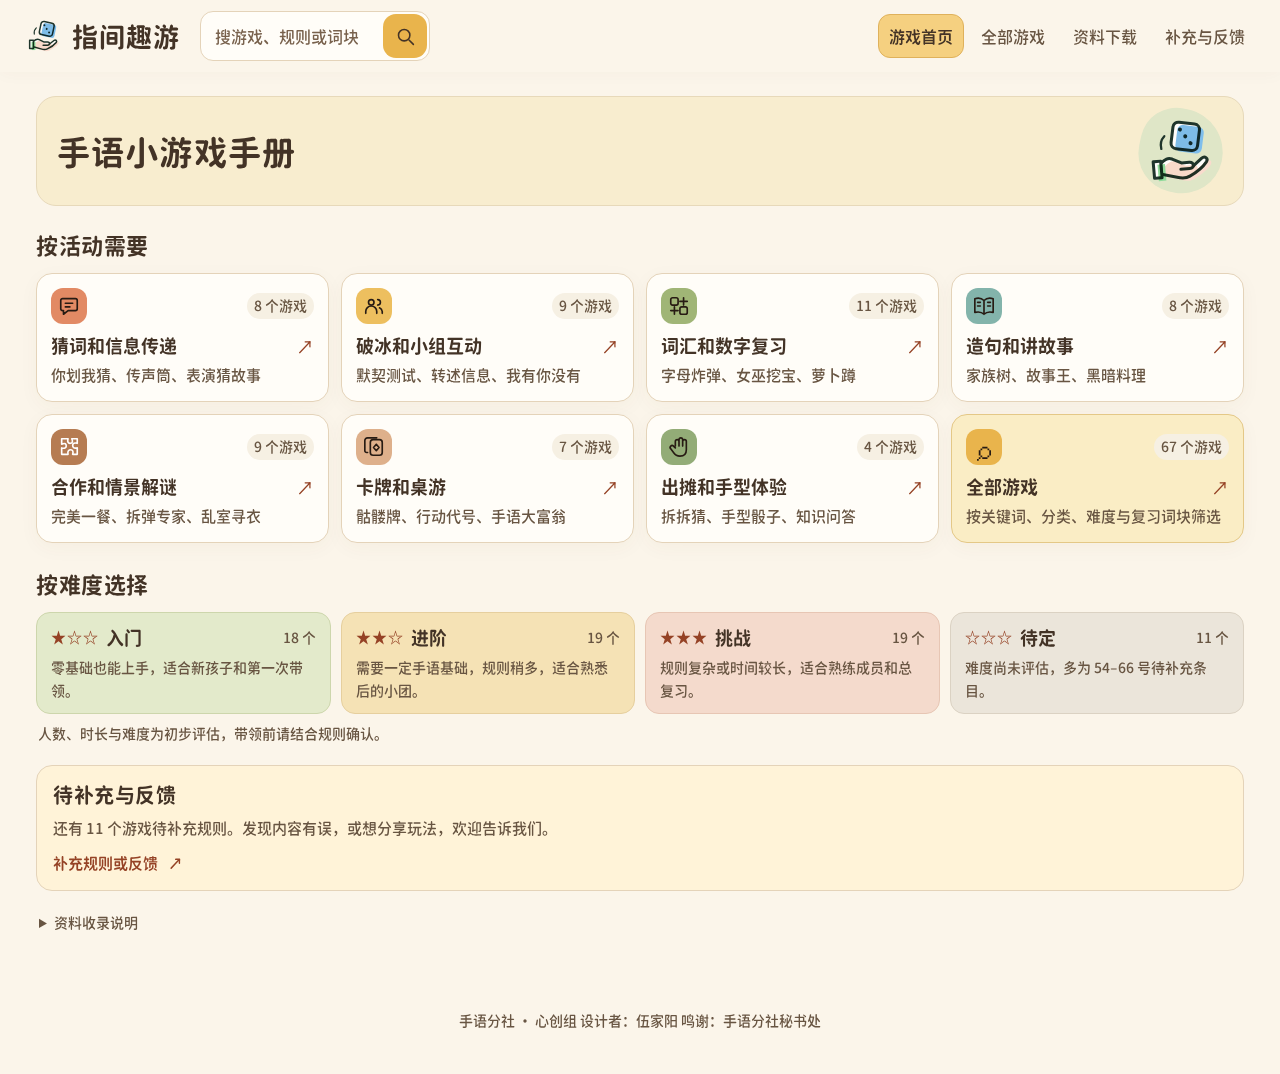
<file: 网站/index.html>
<!DOCTYPE html>
<html lang="zh-CN">
<head>
  <meta charset="UTF-8">
  <meta name="viewport" content="width=device-width, initial-scale=1.0">
  <title>指间趣游 · 手语小游戏手册</title>
  <meta name="description" content="指间趣游，手语分社小游戏玩法手册。按活动、难度和复习词块寻找游戏，查看人数、时长、玩法讲解和原始资料。">
  <meta name="theme-color" content="#fbf5ea">
  <link rel="icon" type="image/svg+xml" href="assets/brand-v1/icon-small.svg">
  <link rel="alternate icon" href="assets/brand-v1/favicon.ico">
  <link rel="apple-touch-icon" href="assets/brand-v1/apple-touch-icon.png">
  <link rel="stylesheet" href="css/style.css">
</head>
<body>
  <a class="skip-link" href="#app">跳到主要内容</a>
  <header class="site-header">
    <div class="header-inner">
    <a class="brand" href="#/" aria-label="指间趣游首页">
      <img id="brand-icon" class="brand-icon" src="assets/brand-v1/icon.svg" alt="" width="52" height="52">
      <span class="brand-text" id="site-title">指间趣游</span>
    </a>
    <form class="header-search" id="header-search" role="search">
      <input name="q" type="search" aria-label="搜索游戏" placeholder="搜游戏、规则或词块…">
      <button type="submit" aria-label="搜索"><svg viewBox="0 0 24 24" aria-hidden="true"><circle cx="10.5" cy="10.5" r="6.5"></circle><path d="m16 16 5 5"></path></svg></button>
    </form>
    <nav class="top-nav" aria-label="主导航">
      <a href="#/">游戏首页</a>
      <a href="#/search">全部游戏</a>
      <a href="#/files">资料下载</a>
      <a href="#/todo">补充与反馈</a>
    </nav>
    </div>
  </header>

  <main id="app" class="container" tabindex="-1"></main>

  <footer class="site-footer">
    <p id="site-subtitle"></p>
  </footer>

  <button type="button" id="to-top" class="to-top" aria-label="回到顶部">↑</button>

  <script src="js/data.js"></script>
  <script src="js/meta.js"></script>
  <script src="js/guides.js"></script>
  <script src="js/banks.js"></script>
  <script src="js/app.js"></script>
</body>
</html>
</file>
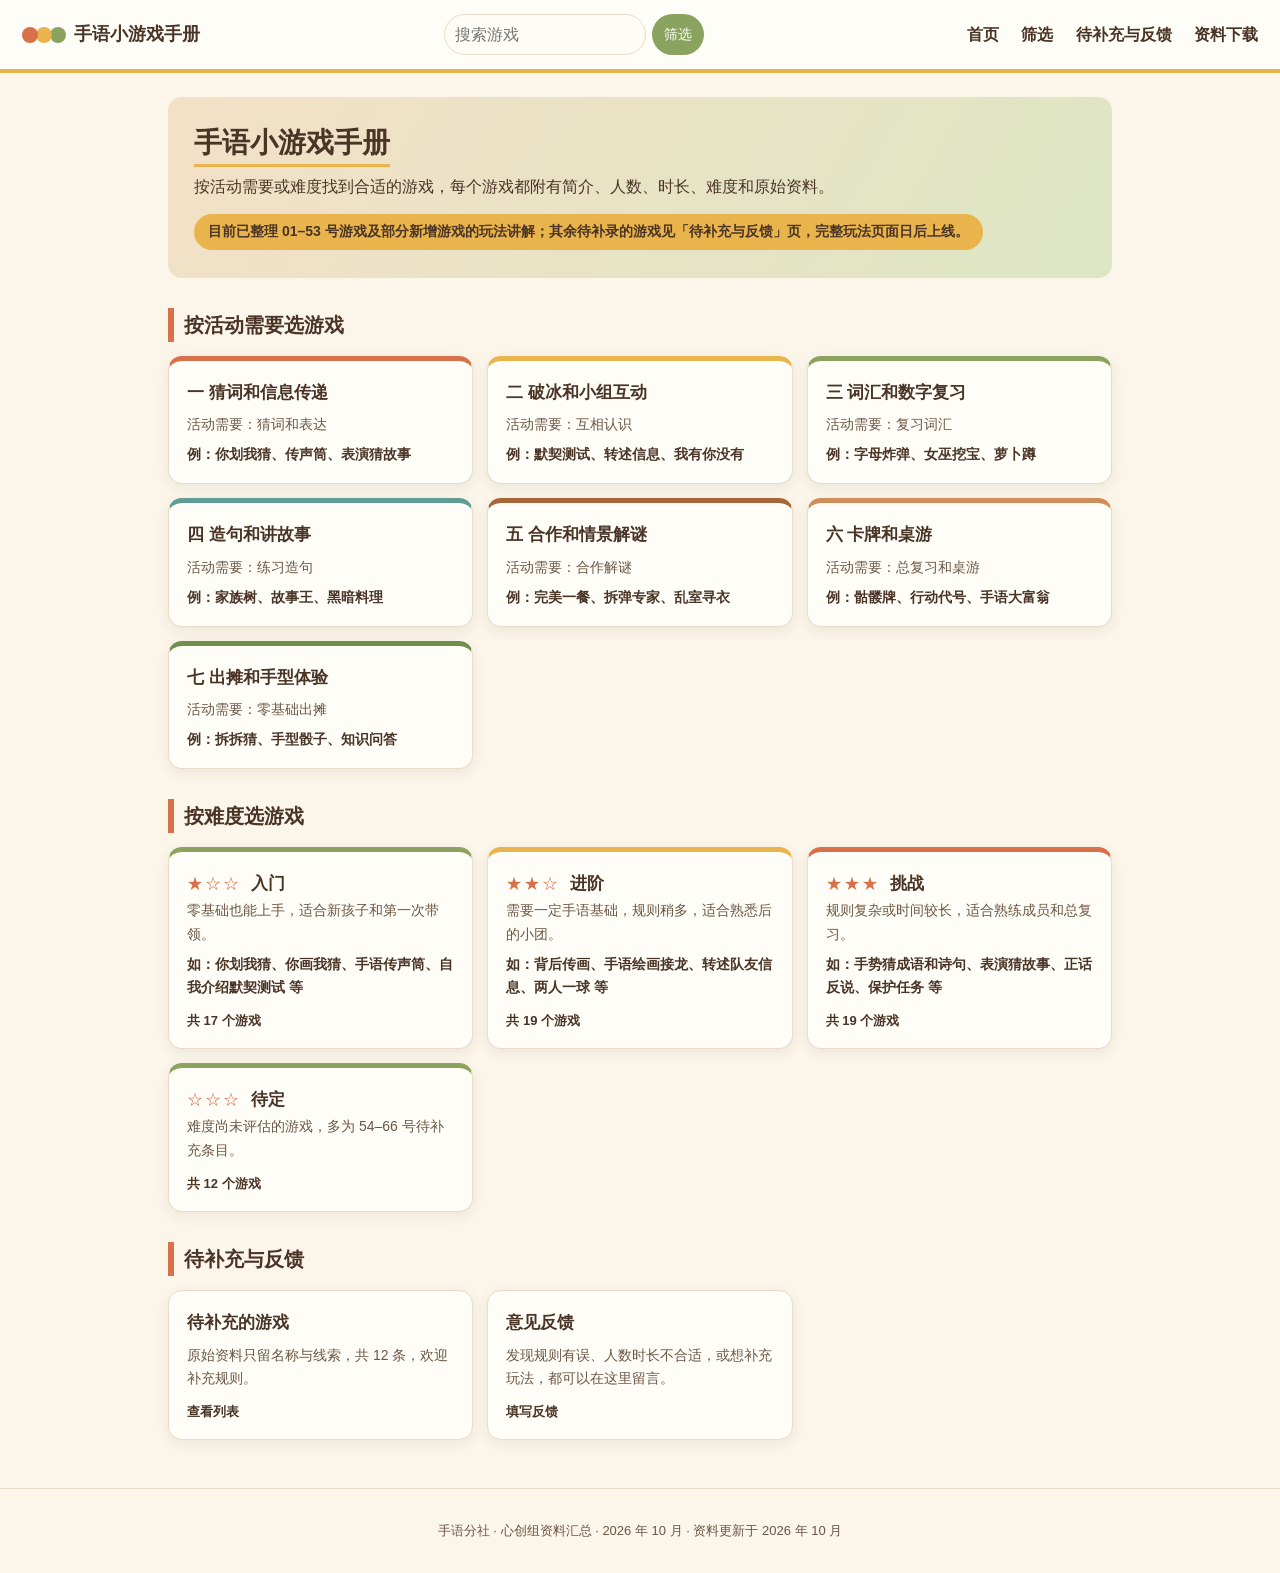
<file: 网站/handbook_single.html>
<!DOCTYPE html>
<html lang="zh-CN">
<head>
  <meta charset="UTF-8">
  <meta name="viewport" content="width=device-width, initial-scale=1.0">
  <title>手语小游戏手册</title>
  <meta name="description" content="手语分社小游戏玩法手册：66 个破冰、猜词、复习、合作解谜游戏，含人数、时长、难度和原始资料。">
  <link rel="icon" href="data:image/svg+xml,%3Csvg xmlns='http://www.w3.org/2000/svg' viewBox='0 0 32 32'%3E%3Ccircle cx='16' cy='16' r='14' fill='%23D8704A'/%3E%3Ccircle cx='16' cy='16' r='6' fill='%23E9B44C'/%3E%3C/svg%3E">
  <style>
/* 配色：奶油底色 + 陶土、芥末黄、橄榄绿、鼠尾草绿点缀 */
:root {
  --bg: #FBF5EA;
  --card: #FFFDF8;
  --ink: #4A3426;
  --muted: #6B5744;
  --line: #EADCC6;
  --terra: #D8704A;
  --mustard: #E9B44C;
  --olive: #8AA35E;
  --sage: #DDE6C4;
  --clay: #F3E0C7;
  --radius: 14px;
  --shadow: 0 4px 14px rgba(74, 52, 38, 0.08);
}

* { box-sizing: border-box; }

body {
  margin: 0;
  font-family: "Microsoft YaHei", "PingFang SC", "Noto Sans SC", sans-serif;
  background: var(--bg);
  color: var(--ink);
  line-height: 1.7;
}

a { color: var(--terra); text-decoration: none; }
a:hover { text-decoration: underline; }

.container {
  max-width: 980px;
  margin: 0 auto;
  padding: 24px 18px 48px;
}

/* 顶部 */
.site-header {
  display: flex;
  align-items: center;
  justify-content: space-between;
  padding: 14px 22px;
  background: var(--card);
  border-bottom: 4px solid var(--mustard);
  position: sticky;
  top: 0;
  z-index: 10;
}

.brand {
  display: flex;
  align-items: center;
  gap: 10px;
  font-weight: 700;
  font-size: 18px;
  color: var(--ink);
}
.brand:hover { text-decoration: none; }

.brand-dot {
  width: 16px;
  height: 16px;
  border-radius: 50%;
  background: var(--terra);
  box-shadow: 14px 0 0 var(--mustard), 28px 0 0 var(--olive);
  margin-right: 26px;
}

.top-nav a {
  margin-left: 18px;
  color: var(--ink);
  font-weight: 600;
}

/* 通用区块 */
.hero {
  background: linear-gradient(120deg, var(--clay), var(--sage));
  border-radius: var(--radius);
  padding: 28px 26px;
  margin-bottom: 26px;
}
/* 统一标题：首页、分类页、详情页、资料页共用字号与颜色；仅首页带下划线 */
.page-title {
  margin: 4px 0 8px;
  font-size: 28px;
  line-height: 1.3;
  color: var(--ink);
}

.home-title {
  margin: 0 0 6px;
  font-size: 28px;
  line-height: 1.3;
  color: var(--ink);
  display: inline-block;
  border-bottom: 3px solid var(--mustard);
  padding-bottom: 2px;
}

.hero h1 {
  margin: 0 0 6px;
  font-size: 28px;
  color: var(--ink);
}

.card .example {
  margin-top: 6px;
  color: var(--ink);
  font-weight: 600;
}
.hero p { margin: 0; color: var(--ink); }

.notice {
  display: inline-block;
  margin-top: 14px;
  padding: 6px 14px;
  background: var(--mustard);
  color: var(--ink);
  border-radius: 999px;
  font-size: 14px;
  font-weight: 600;
}

h2.section-title {
  font-size: 20px;
  margin: 30px 0 14px;
  color: var(--ink);
  border-left: 6px solid var(--terra);
  padding-left: 10px;
}

.grid {
  display: grid;
  gap: 14px;
  grid-template-columns: repeat(auto-fill, minmax(230px, 1fr));
}

.card {
  display: block;
  background: var(--card);
  border: 1px solid var(--line);
  border-radius: var(--radius);
  padding: 18px 18px 16px;
  box-shadow: var(--shadow);
  color: var(--ink);
  transition: transform 0.15s ease;
}
.card:hover {
  transform: translateY(-2px);
  text-decoration: none;
}

.card .tag {
  display: inline-block;
  font-size: 12px;
  color: #fff;
  padding: 2px 10px;
  border-radius: 999px;
  margin-bottom: 8px;
}

.card h3 {
  margin: 0 0 6px;
  font-size: 17px;
}

.card p {
  margin: 0;
  font-size: 14px;
  color: var(--muted);
}

.card .count {
  margin-top: 10px;
  font-size: 13px;
  color: var(--ink);
  font-weight: 600;
}

.scene {
  border-top: 5px solid var(--terra);
}

.cat-bar {
  height: 8px;
  border-radius: 999px;
  margin-bottom: 14px;
}

/* 分类页 */
.page-head {
  background: var(--card);
  border: 1px solid var(--line);
  border-radius: var(--radius);
  padding: 22px 24px;
  box-shadow: var(--shadow);
  margin-bottom: 18px;
}
.page-head .page-title {
  margin: 4px 0 8px;
}
.page-head p { margin: 0; color: var(--muted); }

.crumb {
  font-size: 14px;
  color: var(--muted);
}
.crumb a { color: var(--muted); }

.status {
  display: inline-block;
  font-size: 12px;
  padding: 2px 10px;
  border-radius: 999px;
  font-weight: 600;
  margin-left: 6px;
  vertical-align: middle;
}
.status.complete { background: var(--sage); color: #3F5A23; }
.status.replay { background: var(--clay); color: #7A4A22; }
.status.todo { background: #E6E0D6; color: #6B5D4D; }

.game-list {
  display: grid;
  gap: 12px;
}

.game-item {
  display: flex;
  gap: 14px;
  align-items: flex-start;
  background: var(--card);
  border: 1px solid var(--line);
  border-radius: var(--radius);
  padding: 14px 16px;
  box-shadow: var(--shadow);
  color: var(--ink);
}
.game-item:hover { text-decoration: none; border-color: var(--mustard); }

.game-no {
  min-width: 42px;
  height: 42px;
  border-radius: 12px;
  display: flex;
  align-items: center;
  justify-content: center;
  color: #fff;
  font-weight: 700;
}

.game-item h3 {
  margin: 0 0 2px;
  font-size: 16px;
}
.game-item p {
  margin: 0;
  color: var(--muted);
  font-size: 14px;
}

/* 详情页 */
.detail {
  background: var(--card);
  border: 1px solid var(--line);
  border-radius: var(--radius);
  padding: 24px 26px;
  box-shadow: var(--shadow);
}
.detail .page-title {
  margin: 6px 0 12px;
}

.guide-list {
  margin: 4px 0 0;
  padding-left: 22px;
}
.guide-list li { margin-bottom: 4px; }
/* 标题层级：大节（玩法讲解 / 完整页面 / 原始资料 / 相关游戏）> 子标题（适用场景 / 准备 …） */
.detail h2.major-title {
  display: inline-block;
  margin: 26px 0 12px;
  padding: 8px 18px;
  font-size: 22px;
  font-weight: 800;
  color: #fff;
  background: var(--terra);
  border-radius: 10px;
  letter-spacing: 2px;
}

.detail h2.sec-title {
  margin: 26px 0 10px;
  padding-left: 12px;
  font-size: 18px;
  font-weight: 700;
  color: var(--ink);
  border-left: 5px solid var(--olive);
}

.detail h3.sub-title {
  margin: 16px 0 6px;
  font-size: 15px;
  font-weight: 700;
  color: var(--olive);
}
.detail h3.sub-title::before {
  content: "●";
  margin-right: 6px;
  font-size: 10px;
  color: var(--mustard);
  vertical-align: middle;
}

.info-grid {
  display: grid;
  grid-template-columns: repeat(3, 1fr);
  gap: 10px;
  margin: 16px 0 6px;
}
.info-cell {
  background: var(--clay);
  border-radius: 10px;
  padding: 10px 12px;
}
.info-cell span {
  display: block;
  font-size: 12px;
  color: var(--muted);
}
.info-cell strong {
  font-size: 14px;
  color: var(--ink);
}

.note {
  font-size: 14px;
  color: var(--muted);
  margin: 4px 0 0;
}

.chips {
  margin-top: 8px;
  display: flex;
  flex-wrap: wrap;
  gap: 6px;
}
.chip {
  display: inline-block;
  font-size: 12px;
  padding: 2px 10px;
  border-radius: 999px;
  background: var(--clay);
  color: var(--ink);
}
.chip-level { background: var(--sage); color: #3F5A23; font-weight: 700; }
.chip-todo { background: #E6E0D6; color: #6B5D4D; }

.back-row { margin-top: 26px; }

/* 顶部搜索框 */
.header-search {
  display: flex;
  gap: 6px;
  flex: 1;
  max-width: 260px;
  margin: 0 16px;
}
.header-search input {
  flex: 1;
  min-width: 0;
  font: inherit;
  padding: 6px 10px;
  border: 1px solid var(--line);
  border-radius: 999px;
  background: #FFFCF5;
  color: var(--ink);
}
.header-search button {
  font: inherit;
  font-size: 14px;
  padding: 6px 12px;
  border: none;
  border-radius: 999px;
  background: var(--olive);
  color: #fff;
  cursor: pointer;
}

/* 搜索与筛选 */
.search-panel {
  background: var(--card);
  border: 1px solid var(--line);
  border-radius: var(--radius);
  padding: 18px 20px;
  box-shadow: var(--shadow);
  display: grid;
  gap: 14px;
  margin-bottom: 12px;
}
.search-panel > input[type="search"] {
  font: inherit;
  font-size: 16px;
  padding: 10px 14px;
  border: 1px solid var(--line);
  border-radius: 10px;
  background: #FFFCF5;
  color: var(--ink);
}
.filters {
  display: flex;
  flex-wrap: wrap;
  gap: 12px;
  align-items: end;
}
.filters label {
  display: grid;
  gap: 4px;
  font-size: 13px;
  font-weight: 600;
  min-width: 150px;
}
.filters select {
  font: inherit;
  padding: 7px 10px;
  border: 1px solid var(--line);
  border-radius: 8px;
  background: #FFFCF5;
  color: var(--ink);
}
.filters button {
  font: inherit;
  border: 2px solid var(--terra);
  cursor: pointer;
}

/* 信息卡：文字不再嵌套标签，避免重叠 */
.info-grid > * { min-width: 0; }
.info-cell strong {
  display: block;
  word-break: break-all;
}

/* 难度卡片 */
.level-card { border-top: 5px solid var(--olive); }
.level-1 { border-top-color: var(--olive); }
.level-2 { border-top-color: var(--mustard); }
.level-3 { border-top-color: var(--terra); }
.level-head {
  display: flex;
  align-items: baseline;
  gap: 10px;
}
.level-head h3 { margin: 0; }
.level-stars {
  color: var(--terra);
  font-size: 16px;
  letter-spacing: 2px;
}

/* 反馈表单 */
.feedback {
  background: var(--card);
  border: 1px solid var(--line);
  border-radius: var(--radius);
  padding: 20px 22px;
  box-shadow: var(--shadow);
  display: grid;
  gap: 14px;
}
.feedback label {
  display: grid;
  gap: 6px;
  font-weight: 600;
  font-size: 14px;
}
/* 统一的表单控件：去掉系统原生外观，字号 16px 避免 iOS 聚焦时自动放大 */
.feedback select,
.feedback input,
.feedback textarea,
.filters select,
.search-panel > input[type="search"],
.feedback-result textarea {
  -webkit-appearance: none;
  appearance: none;
  box-sizing: border-box;
  width: 100%;
  font: inherit;
  font-size: 16px;
  padding: 9px 12px;
  border: 1px solid var(--line);
  border-radius: 8px;
  background-color: #FFFCF5;
  color: var(--ink);
}
.feedback select,
.filters select {
  padding-right: 34px;
  background-image: url("data:image/svg+xml,%3Csvg xmlns='http://www.w3.org/2000/svg' width='12' height='8'%3E%3Cpath d='M1 1l5 5 5-5' fill='none' stroke='%234A3426' stroke-width='1.8'/%3E%3C/svg%3E");
  background-repeat: no-repeat;
  background-position: right 12px center;
}
.feedback textarea { resize: vertical; }
.form-actions {
  display: flex;
  flex-wrap: wrap;
  gap: 10px;
  align-items: center;
}
.feedback button.btn {
  border: none;
  cursor: pointer;
  font: inherit;
}
.feedback-result {
  margin-top: 16px;
  background: var(--card);
  border: 1px solid var(--line);
  border-radius: var(--radius);
  padding: 18px 20px;
}
.feedback-result textarea {
  width: 100%;
  font: inherit;
  padding: 8px 10px;
  border: 1px solid var(--line);
  border-radius: 8px;
  background: #FFFCF5;
  color: var(--ink);
}
.detail .summary {
  font-size: 16px;
  background: var(--clay);
  border-radius: 10px;
  padding: 12px 16px;
}

.placeholder {
  border: 2px dashed var(--line);
  border-radius: 10px;
  padding: 14px 16px;
  color: var(--muted);
  font-size: 14px;
  background: #FFFCF5;
}
.placeholder ul { margin: 6px 0 0; padding-left: 20px; }

.btn {
  display: inline-block;
  padding: 8px 16px;
  border-radius: 999px;
  font-weight: 600;
  font-size: 14px;
  background: var(--olive);
  color: #fff;
}
.btn:hover { text-decoration: none; filter: brightness(1.05); }
.btn.disabled {
  background: #D9CFBF;
  color: #7C6E5E;
  cursor: not-allowed;
}
.btn.ghost {
  background: transparent;
  color: var(--terra);
  border: 2px solid var(--terra);
}

.file-list {
  list-style: none;
  padding: 0;
  margin: 0;
  display: grid;
  gap: 8px;
}
.file-list li {
  display: flex;
  flex-wrap: wrap;
  align-items: center;
  gap: 4px 12px;
  background: #FFFCF5;
  border: 1px solid var(--line);
  border-radius: 10px;
  padding: 8px 12px;
  font-size: 14px;
}
.file-list li > a:not(.dl) {
  flex: 1;
  min-width: 0;
  word-break: break-all;
}
.file-list .dl {
  order: 2;
  margin-left: auto;
  font-size: 13px;
  white-space: nowrap;
}
.file-list .file-ids {
  order: 3;
  flex-basis: 100%;
}

.empty {
  color: var(--muted);
  font-size: 14px;
}

/* 上一个 / 下一个 */
.pager {
  display: flex;
  justify-content: space-between;
  gap: 12px;
  margin-top: 16px;
  padding-top: 14px;
  border-top: 1px dashed var(--line);
  font-size: 14px;
}
.pager a { max-width: 48%; }

/* 相关游戏：站内跳转，使用文字链接样式 */
.related-list {
  margin: 4px 0 0;
  padding-left: 20px;
}
.related-list li { margin-bottom: 4px; }

/* 资料文件的游戏编号标注 */
.file-ids {
  display: block;
  font-size: 12px;
  color: var(--muted);
  margin-top: 2px;
}

/* 回到顶部 */
.to-top {
  position: fixed;
  right: 18px;
  bottom: 18px;
  width: 42px;
  height: 42px;
  border-radius: 50%;
  border: none;
  background: var(--terra);
  color: #fff;
  font-size: 20px;
  cursor: pointer;
  box-shadow: var(--shadow);
  opacity: 0;
  pointer-events: none;
  transition: opacity 0.2s ease;
}
.to-top.show {
  opacity: 1;
  pointer-events: auto;
}

.site-footer {
  text-align: center;
  color: var(--muted);
  font-size: 13px;
  padding: 18px;
  border-top: 1px solid var(--line);
}

/* 打印：隐藏导航、按钮和阴影，保留规则文字 */
@media print {
  .site-header,
  .header-search,
  .top-nav,
  .back-row,
  .pager,
  .to-top,
  .site-footer,
  .btn,
  .filters,
  .feedback { display: none !important; }
  body { background: #fff; color: #000; }
  .card, .game-item, .detail, .page-head, .feedback-result {
    box-shadow: none;
    border: 1px solid #ccc;
  }
  .detail .major-title { background: none; color: #000; padding: 0; }
  a { color: #000; }
  .container { max-width: none; padding: 0; }
}

@media (max-width: 600px) {
  .hero h1 { font-size: 22px; }
  .brand-dot { margin-right: 0; box-shadow: none; }
  .top-nav a { margin-left: 10px; }
  .site-header {
    flex-wrap: wrap;
    gap: 8px;
    padding: 10px 14px;
  }
  .header-search {
    order: 3;
    flex-basis: 100%;
    max-width: none;
    margin: 0;
  }
  .top-nav {
    width: 100%;
    display: flex;
    flex-wrap: wrap;
    gap: 6px 0;
  }
  .info-grid { grid-template-columns: 1fr; }
  .page-title { font-size: 22px; }
}

</style>
</head>
<body>
  <header class="site-header">
    <a class="brand" href="#/">
      <span class="brand-dot"></span>
      <span class="brand-text" id="site-title">手语小游戏手册</span>
    </a>
    <form class="header-search" id="header-search" role="search">
      <input name="q" type="search" aria-label="搜索游戏" placeholder="搜索游戏">
      <button type="submit">筛选</button>
    </form>
    <nav class="top-nav" aria-label="主导航">
      <a href="#/">首页</a>
      <a href="#/search">筛选</a>
      <a href="#/todo">待补充与反馈</a>
      <a href="#/files">资料下载</a>
    </nav>
  </header>

  <main id="app" class="container"></main>

  <footer class="site-footer">
    <p id="site-subtitle"></p>
  </footer>

  <button type="button" id="to-top" class="to-top" aria-label="回到顶部">↑</button>

  <script>
// 手语游戏网站数据：来源为《手语分社小游戏玩法手册》（2026 年 10 月）
// 资料路径相对于“网站”文件夹的上一级（即“手语游戏整理”）
window.SITE = {
  title: "手语小游戏手册",
  subtitle: "手语分社 · 心创组资料汇总 · 2026 年 10 月",
  notice: "目前已整理 01–53 号游戏及部分新增游戏的玩法讲解；其余待补录的游戏见「待补充与反馈」页，完整玩法页面日后上线。",
  updated: "资料更新于 2026 年 10 月",
  // 反馈邮箱：填写后，反馈表单会生成发送到该邮箱的邮件；留空则只显示反馈内容供复制
  feedbackEmail: "2500011719@stu.pku.edu.cn"
};

window.CATEGORIES = [
  { key: "1", name: "一 猜词和信息传递", short: "猜词和信息传递", color: "#D8704A", intro: "用手语、画画和肢体动作传递信息，练习表达与猜测。" },
  { key: "2", name: "二 破冰和小组互动", short: "破冰和小组互动", color: "#E9B44C", intro: "适合新成员相互认识，也适合小团热场。" },
  { key: "3", name: "三 词汇和数字复习", short: "词汇和数字复习", color: "#8AA35E", intro: "借助炸弹、挖宝等规则复习词汇和数字。" },
  { key: "4", name: "四 造句和讲故事", short: "造句和讲故事", color: "#5E9C94", intro: "用手语造句、接龙讲故事，练习连贯表达。" },
  { key: "5", name: "五 合作和情景解谜", short: "合作和情景解谜", color: "#A8653A", intro: "分组合作、推理与解谜，在情景里使用手语。" },
  { key: "6", name: "六 卡牌和桌游", short: "卡牌和桌游", color: "#D08C5B", intro: "卡牌与桌游，适合总复习和晚间活动。" },
  { key: "7", name: "七 出摊和手型体验", short: "出摊和手型体验", color: "#6F8F4E", intro: "零基础也能参与的出摊活动和手型体验。" },
  { key: "8", name: "八 待补充的游戏规则", short: "待补充", color: "#9C8C74", intro: "原始资料只留名称与线索，规则待补录。" }
];

// 场景入口（对应手册“按活动需要选游戏”表）
window.SCENES = [
  { name: "猜词和表达", cat: "1", example: "你划我猜、传声筒、表演猜故事" },
  { name: "互相认识", cat: "2", example: "默契测试、转述信息、我有你没有" },
  { name: "复习词汇", cat: "3", example: "字母炸弹、女巫挖宝、萝卜蹲" },
  { name: "练习造句", cat: "4", example: "家族树、故事王、黑暗料理" },
  { name: "合作解谜", cat: "5", example: "完美一餐、拆弹专家、乱室寻衣" },
  { name: "总复习和桌游", cat: "6", example: "骷髅牌、行动代号、手语大富翁" },
  { name: "零基础出摊", cat: "7", example: "拆拆猜、手型骰子、知识问答" }
];

// status: 完整规则 / 复玩方案 / 待补充
// resources: 相对于“手语游戏整理”的路径；page: 日后完整页面（暂未建设，留空）
window.GAMES = [
  // 一 猜词和信息传递
  { id: "01", title: "你划我猜", cat: "1", status: "完整规则", summary: "表演者用手语或肢体动作表达词语，其他人猜词，按所选版本计分。", resources: ["一_猜词和信息传递/游戏规则讲解.docx", "一_猜词和信息传递/北海定向材料.pptx"] },
  { id: "02", title: "你画我猜", cat: "1", status: "完整规则", summary: "出题者把词语画出来，其他人猜，猜对最多的一组获胜。", resources: ["一_猜词和信息传递/22fall游戏词汇（联大方）.docx", "一_猜词和信息传递/2022fall task card.docx"] },
  { id: "03", title: "手势猜成语和诗句", cat: "1", status: "完整规则", summary: "三组先比划成语，再表达诗句，按猜中数量和用时排名。", resources: [] },
  { id: "04", title: "手语传声筒", cat: "1", status: "完整规则", summary: "从第一人开始用手语逐人传递句子，最后比较原句与末尾理解。", resources: ["一_猜词和信息传递/手语传声筒题目.docx"] },
  { id: "05", title: "背后传画", cat: "1", status: "复玩方案", summary: "用手语传递带空间关系的句子，边传边画，检查物件与位置是否保留。", resources: [] },
  { id: "06", title: "手语绘画接龙", cat: "1", status: "复玩方案", summary: "交替绘画与打手语传递一个词，最后一人猜出原词。", resources: [] },
  { id: "07", title: "表演猜故事", cat: "1", status: "完整规则", summary: "表演者用手语和肢体演童话故事，其他人猜故事并大致复述。", resources: [] },
  { id: "08", title: "正话反说", cat: "1", status: "完整规则", summary: "出题者把形容词换成反义词打出，猜题者反推出原词。", resources: ["一_猜词和信息传递/2022fall task card.docx", "一_猜词和信息传递/2022fall 游戏词汇（北大方）.docx"] },

  // 二 破冰和小组互动
  { id: "09", title: "自我介绍默契测试", cat: "2", status: "完整规则", summary: "两人背对背同时打手语，组长检查两边表达的是否为同一信息。", resources: ["二_破冰和小组互动/组长材料.docx"] },
  { id: "10", title: "转述队友信息", cat: "2", status: "完整规则", summary: "四人分组，通过转述复述队友的姓名、年级、专业和家乡。", resources: ["二_破冰和小组互动/组长材料.docx"] },
  { id: "11", title: "手语名字反应游戏", cat: "2", status: "复玩方案", summary: "倒数结束后，每人同时打出伙伴的手语名字，反应慢者暂时出局。", resources: [] },
  { id: "12", title: "我有你没有", cat: "2", status: "完整规则", summary: "轮流讲自己做过的事，没做过的人折纸标记，标记满五次淘汰。", resources: ["二_破冰和小组互动/活动规则（当天用）.pdf"] },
  { id: "13", title: "曾经的我", cat: "2", status: "完整规则", summary: "以名词接“我……过”的方式接龙讲述经历，手语复玩时把内容全部打出。", resources: ["二_破冰和小组互动/燕园浮生 策划.docx", "二_破冰和小组互动/22秋燕园浮生策划案1.0.docx"] },
  { id: "14", title: "保护任务", cat: "2", status: "完整规则", summary: "主持人为每人秘密分配保护对象与解救动作，贯穿整场小团。", resources: ["二_破冰和小组互动/保护任务.docx"] },
  { id: "15", title: "两人一球", cat: "2", status: "完整规则", summary: "两人背夹气球走到终点，成功运到终点的一组得分，气球爆了则结束本次尝试。", resources: ["二_破冰和小组互动/组长材料.docx"] },

  // 三 词汇和数字复习
  { id: "16", title: "数字炸弹", cat: "3", status: "复玩方案", summary: "参与者按顺序报数，主持人缩小范围，报中秘密数字者触发炸弹。", resources: ["三_词汇和数字复习/小团流程.docx"] },
  { id: "17", title: "字母炸弹", cat: "3", status: "完整规则", summary: "猜空位字母，主持人只回应“大了”或“小了”，猜出整个词组即引爆。", resources: [] },
  { id: "18", title: "数字炸弹 CABO 融合版", cat: "3", status: "完整规则", summary: "每人三张牌，回合结算时满足条件者爆炸，并用手语介绍自己。", resources: ["三_词汇和数字复习/烧麦团第一小团游戏（数字炸弹CABO版）.docx"] },
  { id: "19", title: "隐藏技能水果炸弹", cat: "3", status: "完整规则", summary: "用蔬果手语累加总数，按技能卡发动跳过、反向等效果，达到 100 爆炸。", resources: ["三_词汇和数字复习/游戏设计.docx", "三_词汇和数字复习/游戏卡片 打印技能用.docx"] },
  { id: "20", title: "炸飞机", cat: "3", status: "复玩方案", summary: "两队秘密摆好飞机，用词汇坐标轮流攻击，守方反馈未命中、击中机身或机头。", resources: ["三_词汇和数字复习/【蛇团更新】新孩子炸飞机词表.docx"] },
  { id: "21", title: "女巫的毒药 低配挖宝版", cat: "3", status: "完整规则", summary: "三组轮流挖宝词，划掉没挖到的词，最后一个宝藏所属组获胜。", resources: ["三_词汇和数字复习/女巫的毒药·低配版 新孩子+只刷词汇.docx"] },
  { id: "22", title: "毒药笑话", cat: "3", status: "完整规则", summary: "用“时间＋数字＋人物＋生活动词”造句，触发毒药或解药后按规则计分。", resources: ["三_词汇和数字复习/2.毒药笑话游戏规则.docx"] },
  { id: "23", title: "手语萝卜蹲和神秘家族", cat: "3", status: "完整规则", summary: "被点名组边下蹲边打出本组的词，并可组合亲属词玩神秘家族版。", resources: [] },
  { id: "24", title: "逛三园", cat: "3", status: "复玩方案", summary: "按类别轮流打出属于该类的词，不能重复，超时或重复记一次失误。", resources: [] },
  { id: "25", title: "手语版抓鸭子", cat: "3", status: "复玩方案", summary: "把抓鸭子口令换成词汇类别，大家依次用手语完成新的口令。", resources: [] },

  // 四 造句和讲故事
  { id: "26", title: "家族树", cat: "4", status: "完整规则", summary: "每人秘密认领一个字母角色，轮流说亲属关系，主持人连线推算辈分。", resources: ["四_造句和讲故事/家族树 新孩子+亲属、字母表+造句.docx"] },
  { id: "27", title: "故事接龙", cat: "4", status: "复玩方案", summary: "每人接一句故事，尽量带入复习词，最后一人收尾并回顾词汇。", resources: ["四_造句和讲故事/爱团不团 第五次小团内容.docx"] },
  { id: "28", title: "手型 1 到 10 故事接龙", cat: "4", status: "复玩方案", summary: "按 1 至 10 的手型顺序演一个连续故事，检查手型有没有混用。", resources: [] },
  { id: "29", title: "故事王", cat: "4", status: "完整规则", summary: "用词汇卡与结局卡讲故事，故事中出现卡上的词就打出卡片并接过讲述权。", resources: ["四_造句和讲故事/故事王 游戏规则.docx", "四_造句和讲故事/《故事王》 结局.docx", "四_造句和讲故事/第十次 游戏 《故事王》关键词.docx"] },
  { id: "30", title: "八卦人八卦魂", cat: "4", status: "完整规则", summary: "掷骰选开头，各组轮流续写含亲属词的故事，遇到命运事件则补全。", resources: ["四_造句和讲故事/八卦人八卦魂.docx"] },
  { id: "31", title: "手型分组毒药造句", cat: "4", status: "复玩方案", summary: "从不同手型组选词造句，主持人检查是否出现秘密毒药组合。", resources: [] },
  { id: "32", title: "黑暗料理", cat: "4", status: "复玩方案", summary: "每人组合相关词成一道菜名，其他人猜菜名并说出食材或味道。", resources: [] },
  { id: "33", title: "穿衣服", cat: "4", status: "复玩方案", summary: "为手小语穿上服装，并用手语完整描述它穿了什么。", resources: [] },

  // 五 合作和情景解谜
  { id: "34", title: "完美一餐", cat: "5", status: "完整规则", summary: "轮流提议菜品并表态，菜单要覆盖每人至少一个爱吃项且无人反对。", resources: ["五_合作和情景解谜/完美一餐.docx"] },
  { id: "35", title: "几个菜啊花这老些", cat: "5", status: "复玩方案", summary: "点菜队公开菜品数量和总价，猜菜队对照菜单推断并用手语报菜名。", resources: [] },
  { id: "36", title: "烧小麦的一天", cat: "5", status: "完整规则", summary: "三组按“生活词＋时间词”行动，能量变化后揭晓剧情结局。", resources: ["五_合作和情景解谜/烧麦团第二次游戏.docx"] },
  { id: "37", title: "打败幻境怪兽", cat: "5", status: "完整规则", summary: "其余组猜数字与形容词，猜中加分，猜到炸弹减分，积分最高组获胜。", resources: ["五_合作和情景解谜/打败幻境怪兽 新孩子+数字、形容词+阵营猜词.docx"] },
  { id: "38", title: "冰可乐的四季", cat: "5", status: "完整规则", summary: "守护者提交四类圣物答案，并通过投票找出混乱者，30 分钟内完成封印。", resources: ["五_合作和情景解谜/冰可乐的四季.docx", "五_合作和情景解谜/冰可乐的四季规则.docx", "五_合作和情景解谜/冰可乐四季主持人手册.docx"] },
  { id: "39", title: "拆弹专家", cat: "5", status: "完整规则", summary: "拆弹者看炸弹、专家看手册，用手语描述模块并传回操作指令，在倒计时内完成。", resources: ["五_合作和情景解谜/游戏说明.docx", "五_合作和情景解谜/拆弹手册.pdf"] },
  { id: "40", title: "雪豹凶杀案", cat: "5", status: "完整规则", summary: "玩家轮流用手语调查家具与工具，主持人按剧本反馈线索，最后推理真相。", resources: ["五_合作和情景解谜/雪豹凶杀案 dm文档.docx", "五_合作和情景解谜/优吉.桦雪死亡案 玩家文档.docx"] },
  { id: "41", title: "乱室寻衣", cat: "5", status: "完整规则", summary: "用房间与家具的手语解锁探索，找到能穿去运动的衣服。", resources: [] },
  { id: "42", title: "海龟汤", cat: "5", status: "完整规则", summary: "出题者给出有疑点的简短故事，参与者轮流提问，逐步还原事实。", resources: ["五_合作和情景解谜/海龟汤合集1 新孩子（老少皆宜）.docx"] },

  // 六 卡牌和桌游
  { id: "43", title: "行动代号", cat: "6", status: "完整规则", summary: "两队组长给出手语线索，队员猜中后盖住对应颜色词，先覆盖完的队获胜。", resources: [] },
  { id: "44", title: "骷髅牌", cat: "6", status: "完整规则", summary: "依次翻牌猜词汇，翻到骷髅牌即失败，先打空手牌者获胜。", resources: [] },
  { id: "45", title: "手语大富翁", cat: "6", status: "完整规则", summary: "用词汇卡代替钱，走棋买地、过路付费，复习词汇并淘汰破产者。", resources: ["六_卡牌和桌游/手语大富翁 老孩子（皆宜）+总复习/大富翁游戏规则.docx"] },
  { id: "46", title: "谁是卧底", cat: "6", status: "完整规则", summary: "每人用手语描述自己的词，投票淘汰，卧底活到最后即获胜。", resources: ["六_卡牌和桌游/卧底+接龙.docx"] },
  { id: "47", title: "狼人杀", cat: "6", status: "完整规则", summary: "夜间行动、白天发言投票，好人与狼人对抗，发言采用手语。", resources: ["六_卡牌和桌游/狼人杀.docx"] },
  { id: "48", title: "吹牛", cat: "6", status: "完整规则", summary: "用手语宣告牌的点数和张数，真假均可，被质疑者按规则收牌。", resources: [] },
  { id: "49", title: "UNO", cat: "6", status: "完整规则", summary: "按颜色、数字或符号出牌，只剩一张时用手语示意“UNO”。", resources: [] },

  // 七 出摊和手型体验
  { id: "50", title: "手语拆拆猜", cat: "7", status: "完整规则", summary: "志愿者打出手语词，参与者从选项中回答，观察小题如何组成一个词。", resources: ["七_出摊和手型体验/手语拆拆猜 题目.doc", "七_出摊和手型体验/福祉博览会互动体验规则汇总&志愿者培训文档.docx"] },
  { id: "51", title: "手型骰子挑战", cat: "7", status: "完整规则", summary: "掷骰子确定手型，有基础者打出含该手型的词，零基础者猜出词义。", resources: ["七_出摊和手型体验/掷骰子内容-志愿者版.docx"] },
  { id: "52", title: "手语知识问答", cat: "7", status: "完整规则", summary: "看题选答案，最多作答六题，自主答对三题即通过。", resources: ["七_出摊和手型体验/知识问答内容-志愿者版.docx"] },
  { id: "53", title: "手语视频打卡", cat: "7", status: "完整规则", summary: "从句子卡中选内容，学习后拍摄打卡视频，属于体验项目，不设积分。", resources: ["七_出摊和手型体验/打卡视频内容.docx"] },

  // 八 待补充的游戏规则（原资料仅留名称与线索）
  { id: "54", title: "抢数字", cat: "8", status: "待补充", summary: "再来一团第九次、雪团第一次出现；索引仅写“草莓诗和西兰花雨”。", resources: [] },
  { id: "55", title: "大坏蛋与守护者", cat: "8", status: "待补充", summary: "雪团第三次出现，索引说明为带机制的刷词游戏，完整规则仅留外部链接。", resources: [] },
  { id: "56", title: "天才笨笨碰", cat: "8", status: "待补充", summary: "雪团第六、七次出现，索引称芳老师首次改编，未留下规则正文。", resources: [] },
  { id: "57", title: "万里挑一", cat: "8", status: "待补充", summary: "雪团第九次出现，索引附黑板照片，但没有选择、轮次和胜负规则。", resources: [] },
  { id: "58", title: "蜂巢格子棋", cat: "8", status: "待补充", summary: "雪团第十次复习，原记录直接写“具体规则我忘了”。", resources: [] },
  { id: "59", title: "我看你有病", cat: "8", status: "待补充", summary: "雪团第十次复习，仅记录名称与来源。", resources: [] },
  { id: "60", title: "火星人迟到", cat: "8", status: "待补充", summary: "借月观山第六次出现，仅注明改编自即兴喜剧。", resources: [] },
  { id: "61", title: "打牌复习", cat: "8", status: "待补充", summary: "今日成团第八次、揣一朵云团第九次出现，索引留有 BBS 帖子链接。", resources: [] },
  { id: "62", title: "医院里", cat: "3", status: "复玩方案", summary: "大家按固定节奏轮流问“医院里有什么”，用刚学的就医词汇用手语回答，想不出或打不出即输。", resources: ["三_词汇和数字复习/萤火团第四次材料.pdf"] },
  { id: "63", title: "黄油君献给期中鼠鼠的鲜花", cat: "8", status: "待补充", summary: "黄油面团第七次材料留有游戏标题，没有过程和计分。", resources: [] },
  { id: "64", title: "不可或缺的句子", cat: "8", status: "待补充", summary: "纸团与爱团不团第七次材料中出现该标题，另有“猜句子”记录。", resources: ["八_待补充的游戏规则/纸团x爱团不团 第七次小团材料.pdf"] },
  { id: "65", title: "你画我猜猜歌名版", cat: "8", status: "待补充", summary: "2024 秋手随歌舞主持词提到该版本，歌名题库及独立计分未保留。", resources: ["八_待补充的游戏规则/手随歌舞主持词.pdf"] },
  { id: "66", title: "新闻联播和飞行棋", cat: "8", status: "待补充", summary: "哎哟团反馈提到实际玩过，但未留独立玩法，应向当时带领人补录。", resources: [] },

  // 新增（带领人口述补充，规则以现场确认为准）
  { id: "67", title: "闹钟炸弹", cat: "2", status: "复玩方案", summary: "主持人设定一个神秘时间的倒计时，手机在谁手上闹钟响了谁就输，每人提问后挑人传手机。", resources: [] }
];

</script>
  <script>
// 基本信息：人数、时长、难度（★ 数量：1 入门 / 2 进阶 / 3 挑战）
// 说明：依据手册规则和旧记录的初步评估，正式开团前请带领人确认
window.META = {
  "01": { players: "6 人以上（1 人表演，其余猜）", duration: "每轮 5 分钟，整场约 20–30 分钟", level: 1 },
  "02": { players: "2 组以上，每组 3 人起", duration: "每轮约 10 分钟", level: 1 },
  "03": { players: "6 人以上（三组，每组 2 人表演）", duration: "约 10 分钟", level: 3 },
  "04": { players: "5 人以上（排成一列）", duration: "约 10–15 分钟", level: 1 },
  "05": { players: "4 人以上", duration: "约 15 分钟", level: 2 },
  "06": { players: "3 人以上", duration: "约 15 分钟", level: 2 },
  "07": { players: "2 人以上（表演与猜题）", duration: "表演 2–5 分钟，整场约 10–15 分钟", level: 3 },
  "08": { players: "2 方，每方 3 人以上", duration: "每方出题 10 分钟", level: 3 },

  "09": { players: "6 人以上（两人一组）", duration: "约 10 分钟", level: 1 },
  "10": { players: "4 人一组，可多组同时", duration: "约 10 分钟", level: 2 },
  "11": { players: "6 人以上（围成一圈）", duration: "约 5–10 分钟", level: 1 },
  "12": { players: "5 人以上", duration: "约 15 分钟", level: 1 },
  "13": { players: "5 人以上", duration: "约 10–15 分钟", level: 1 },
  "14": { players: "8 人以上（小团全员）", duration: "贯穿整场小团", level: 3 },
  "15": { players: "2 人一组，多组同时", duration: "约 10 分钟", level: 2 },
  "16": { players: "4 人以上", duration: "约 10 分钟", level: 2 },
  "17": { players: "4 人以上", duration: "约 10 分钟", level: 2 },
  "18": { players: "4–6 人", duration: "约 15 分钟", level: 3 },
  "19": { players: "6 人以上（需记数助教）", duration: "约 20 分钟", level: 3 },
  "20": { players: "2 队，每队 3 人以上", duration: "约 20–30 分钟", level: 3 },
  "21": { players: "15 人左右，分 3 组", duration: "约 20 分钟", level: 2 },
  "22": { players: "3 组，每组 3 人以上", duration: "约 15 分钟（6 句起）", level: 3 },
  "23": { players: "3 组以上", duration: "萝卜蹲约 5 分钟；神秘家族约 8 分钟", level: 2 },
  "24": { players: "4 人以上", duration: "约 10 分钟", level: 2 },
  "25": { players: "4 人以上", duration: "约 10 分钟", level: 1 },
  "26": { players: "6 人以上（每人一个字母角色）", duration: "约 30 分钟", level: 3 },
  "27": { players: "4 人以上", duration: "约 15 分钟", level: 2 },
  "28": { players: "3 人以上", duration: "约 10 分钟", level: 2 },
  "29": { players: "4–7 人", duration: "约 20–30 分钟", level: 2 },
  "30": { players: "3 组以上", duration: "每句 1 分钟，整场约 20 分钟", level: 3 },
  "31": { players: "4 人以上", duration: "约 15 分钟", level: 3 },
  "32": { players: "4 人以上", duration: "约 10 分钟", level: 1 },
  "33": { players: "3 人以上", duration: "约 10 分钟", level: 1 },
  "34": { players: "5–10 人", duration: "约 20 分钟（超时即失败）", level: 3 },
  "35": { players: "4 人以上（分两队）", duration: "约 15 分钟", level: 2 },
  "36": { players: "3 组，每组 3 人以上", duration: "约 30 分钟", level: 2 },
  "37": { players: "4 组（每组 2–4 人）", duration: "按约定轮次，约 20 分钟", level: 2 },
  "38": { players: "6–10 人（3 名混乱者）", duration: "30 分钟内完成", level: 3 },
  "39": { players: "3–6 人一组", duration: "按模块数 × 6 分钟", level: 3 },
  "40": { players: "4–6 人（另加主持人）", duration: "约 60 分钟（30 次调查机会）", level: 3 },
  "41": { players: "4 人以上", duration: "约 20 分钟", level: 2 },
  "42": { players: "5 人猜、1 人出题", duration: "约 15–20 分钟", level: 3 },
  "43": { players: "2 队，每队 3–6 人", duration: "约 20 分钟", level: 2 },
  "44": { players: "3–6 人", duration: "约 15 分钟", level: 2 },
  "45": { players: "3–6 人", duration: "约 60 分钟（按场地时间）", level: 3 },
  "46": { players: "5–10 人", duration: "约 15 分钟", level: 3 },
  "47": { players: "6–12 人", duration: "约 30–40 分钟", level: 3 },
  "48": { players: "3–6 人", duration: "约 15 分钟", level: 2 },
  "49": { players: "2–6 人（用 UNO 牌）", duration: "约 15 分钟", level: 1 },
  "50": { players: "1–2 人一组（志愿者带领）", duration: "约 5–10 分钟", level: 1 },
  "51": { players: "1 人一轮（志愿者配合）", duration: "约 5 分钟", level: 1 },
  "52": { players: "1 人一轮", duration: "约 5–10 分钟", level: 1 },
  "53": { players: "1 人一组", duration: "约 10 分钟", level: 1 },

  "54": { players: "待补充", duration: "待补充", level: 0 },
  "55": { players: "待补充", duration: "待补充", level: 0 },
  "56": { players: "待补充", duration: "待补充", level: 0 },
  "57": { players: "待补充", duration: "待补充", level: 0 },
  "58": { players: "待补充", duration: "待补充", level: 0 },
  "59": { players: "待补充", duration: "待补充", level: 0 },
  "60": { players: "待补充", duration: "待补充", level: 0 },
  "61": { players: "待补充", duration: "待补充", level: 0 },
  "62": { players: "4 人以上（围成一圈）", duration: "约 10 分钟", level: 1 },
  "63": { players: "待补充", duration: "待补充", level: 0 },
  "64": { players: "待补充", duration: "待补充", level: 0 },
  "65": { players: "待补充", duration: "待补充", level: 0 },
  "66": { players: "待补充", duration: "待补充", level: 0 },

  "67": { players: "4 人以上（围坐，可手持道具传递）", duration: "设定 20 秒或 2 分半的倒计时", level: 1 }
};

</script>
  <script>
// Guides for games 01-53. 01-08: category 1; 09-53: categories 2-7. Add new guides in this file.
// 玩法详解：按《手语分社小游戏玩法手册》整理
// 目前完成：一 猜词和信息传递（01–08）；其余分类的详解待补充
window.GUIDES = {
  "01": {
    scene: "猜词和表达",
    prep: ["准备词卡、计时器和记分纸", "猜词的人不能看到词卡"],
    steps: [
      "组长把词语展示给表演者，表演者用手语或肢体动作表达，其他人猜词。",
      "猜不出来可以喊“过”，换下一张；表演者不能出声。",
      "按所选版本的规则计时、计分。"
    ],
    scoring: "按所选版本累计得分，结束后统一讲解大家没猜出的词。",
    notes: ["“疯狂来往”在旧索引中被说明为手语版你比划我猜，可归入这一类。", "成语、校园地名、日常词汇都能替换题库。"],
    versions: [
      "2023 春聋听版：每轮 5 分钟，猜对一个得 2 分。",
      "2024 北海版：每轮 5 分钟，完成一轮得 6 分，每猜对一个再加 1 分。"
    ],
    related: ["03", "07", "02"]
  },
  "02": {
    scene: "猜词和表达",
    prep: ["准备画纸或白板、笔和词卡", "线上可用共享画板"],
    steps: [
      "出题者看词卡，把词语画出来，其他人猜。",
      "猜出一个就在表上做标记。",
      "时间到后比较标记数量。"
    ],
    scoring: "猜对最多的一组获胜。",
    notes: ["这里的“画”是绘画；若主要靠手语和动作表达，使用“你划我猜”的规则。"],
    versions: ["两校交流版：先由北大方出题、联大方猜，10 分钟后交换；两方使用不同的词汇表。"],
    related: ["01", "08"]
  },
  "03": {
    scene: "猜词和表达",
    prep: ["准备成语、诗句题库和计时器", "分成三组"],
    steps: [
      "先猜成语：每组派两人比划，允许各比各的；每组 6 道简单题、6 道进阶题，不会可跳过，限时 2 分钟。",
      "再猜诗句：每组 8 句，由两人讨论后用同一套动作表达；可以提示字数，不会可跳过，限时 2 分 30 秒。",
      "按猜中数量和用时排出名次。"
    ],
    scoring: "成语轮三组分别得 3、1.5、0 分；诗句轮分别得 5、2、0 分，合计决定名次。",
    notes: ["提示字数的手势不计入诗句的表达动作。"],
    versions: [],
    related: ["01", "04"]
  },
  "04": {
    scene: "猜词和表达",
    prep: ["准备句子题库", "所有人排成一列，尚未轮到的人背向传递方向"],
    steps: [
      "组织者只给第一人看题目，第一人用手语传给第二人，依次向后传。",
      "其他人不能提前偷看，也不能出声提醒。最后一人说出或写出自己理解的内容。"
    ],
    scoring: "结束后比较原句和末尾答案，讲清楚信息从哪一步开始变化。",
    notes: ["题库已有普通句、成语和诗句。给新孩子用短句，长诗句更适合熟悉手语的成员。"],
    versions: [
      "2021 春版：按最后答对的字数记录成绩。",
      "2023 春版：完成一句得 10 分，按偏差扣分，最低 5 分。"
    ],
    related: ["05", "06"]
  },
  "05": {
    scene: "猜词和表达",
    prep: ["准备画纸和笔", "使用带空间关系的句子"],
    steps: [
      "第一人看题目，例如“我的自行车上有鼠标和键盘”，用手语告诉下一人。",
      "下一人把理解到的物件和位置画出来，再让后面的人根据图继续表达或绘画。",
      "最后一人还原句子，大家依次展示中间结果。"
    ],
    scoring: "比较物件、位置和关系是否保留；复玩时可按这三项分别记分。原材料未规定分值。",
    notes: ["旧索引写明“画画版本的传声筒＋空间方位表达”。这里的步骤是据此整理的复玩方案。"],
    versions: [],
    related: ["04", "06"]
  },
  "06": {
    scene: "猜词和表达",
    prep: ["准备动物、学习、食物、颜色词库", "准备纸和笔"],
    steps: [
      "第一人抽词并用手语表达，只让第二人看。",
      "第二人画出理解到的词，第三人根据画面用手语表达，后面的人交替绘画、打手语。",
      "最后一人猜原词，全组按顺序展示自己的画和动作。"
    ],
    scoring: "以还原原词为一轮结束条件，轮换第一位出题者。原材料未写出完整计分规则。",
    notes: ["资源包留有词汇表和黑板照片；交替传递的流程是复玩方案。"],
    versions: [],
    related: ["04", "05"]
  },
  "07": {
    scene: "猜词和表达",
    prep: ["准备童话剧本", "分出表演者和猜故事的人"],
    steps: [
      "抽取一个故事，表演者先简单排练，允许一人分饰多角；猜题者不能提前知道故事名字。",
      "用手语和肢体动作表演，不念台词，尽量把故事演完整。",
      "其余成员猜故事并大致复述。"
    ],
    scoring: "完成一个故事得 20 分。现有剧本包括小红帽、小马过河、拔萝卜、三只小猪、皇帝的新装。",
    notes: ["两个版本的时长和计分应分别使用。"],
    versions: [
      "2021 春版：先留 1 分钟商议，再进行表演。",
      "2023 春版：表演超过 2 分钟，建议控制在 5 分钟以内。"
    ],
    related: ["01", "29"]
  },
  "08": {
    scene: "猜词和表达",
    prep: ["准备含形容词的词表", "双方分别持有自己的题库"],
    steps: [
      "出题者看到词语后，把其中的形容词换成反义词，用手语打出来。",
      "猜题者要从这个“反着说”的描述推回原词，例如看到“短”要考虑原题中的“长”。",
      "两校交流版中，每方出题 10 分钟，然后交换角色，猜对就在词表上标记。"
    ],
    scoring: "与猜词环节一起比较标记数，猜对最多组获奖。",
    notes: ["组长先确认反义词的打法，避免大家因为手语版本不同而猜错。"],
    versions: ["两校交流版：每方出题 10 分钟，交换角色。"],
    related: ["02", "01"]
  }
};

// 玩法详解（二至七分类）：依据《手语分社小游戏玩法手册》整理
// 手册中标注为“复玩方案”或“原材料未写明”的内容，已在“带领时注意”中说明
(function () {
  var G = {
    "09": {
      scene: "互相认识",
      prep: ["先互相介绍姓名、专业和家乡", "准备三对任务卡，每对分别是“自己的信息”和“对方的信息”"],
      steps: [
        "除组长外，两人一组，逐对背对背站好。",
        "组长给一人看“自己的姓名”，给另一人看“对方的姓名”；专业、家乡同理。",
        "两人同时打手语，组长检查两边表达的是否为同一条信息。"
      ],
      scoring: "2023 春版任务成功加 5 分，失败扣 2 分。",
      notes: ["第一组站好前不要提前透露卡片任务，这样能检验大家是否真的记住了对方。"],
      versions: ["2023 春版：任务成功加 5 分，失败扣 2 分。"],
      related: ["10", "12"]
    },
    "10": {
      scene: "互相认识",
      prep: ["四人组成一组", "B 和 C 背对背，分别面对 A 和 D"],
      steps: [
        "B 向 A、C 向 D 用手语介绍姓名、年级、专业、家乡。",
        "A 向 D 转述 B 的信息，D 向 A 转述 C 的信息。",
        "B 和 C 根据对面转述的内容，复述站在自己背后的队友信息。"
      ],
      scoring: "双方转述成功得 10 分；全部成员都成功完成一次，再加 20 分。",
      notes: ["适合刚认识的小组，重点是记住队友信息并准确转达。"],
      versions: [],
      related: ["09", "13"]
    },
    "11": {
      scene: "互相认识",
      prep: ["先学习小组成员的手语名字", "所有人围成一圈"],
      steps: [
        "主持人倒数“3、2、1”。",
        "倒计时结束后，每人立即看向一位伙伴，同时打出对方的手语名字。",
        "反应慢或手势错误的人暂时出局，剩余成员继续。"
      ],
      scoring: "原策划采用逐轮出局。复玩时可约定轮数或留到最后的人数，再重新开一局。",
      notes: ["人数终点属于复玩安排；活动策划未设统一获胜人数。"],
      versions: [],
      related: ["09", "25"]
    },
    "12": {
      scene: "互相认识",
      prep: ["每人准备一张可以折叠的纸"],
      steps: [
        "轮流用手语讲一件自己做过、觉得别人没做过的事。",
        "没做过这件事的人把纸折一下，记一个标记。",
        "如果其他人全都没做过，讲述者自己也折一下；有 5 个标记的人淘汰。"
      ],
      scoring: "最后留下的两个人获胜。",
      notes: ["讲述内容尽量用大家能理解的词，必要时请组长协助表达。"],
      versions: [],
      related: ["13", "09"]
    },
    "13": {
      scene: "互相认识",
      prep: ["围坐或排成一圈，确定接龙顺序"],
      steps: [
        "第一人给出一个名词，下一人接“我……过”，表达与这个名词有关的经历。",
        "下一组继续给名词、接经历，例如“爱情—我错过”“头发—我掉过”。",
        "按顺序往下接，不要求统一节奏。"
      ],
      scoring: "原规则没有积分或淘汰条件，以全员完成一轮或主持人收尾为结束。",
      notes: ["手语复玩时，把名词和经历都打出来，避免游戏只剩口头接话。"],
      versions: [],
      related: ["12", "27"]
    },
    "14": {
      scene: "互相认识",
      prep: ["主持人为每人秘密分配保护对象、危险动作和解救动作"],
      steps: [
        "先在介绍环节认清自己的保护对象，不公开自己的任务。",
        "小团过程中留意对方，一旦对方做出指定危险动作，就完成自己的解救动作。",
        "解救动作可能触发别人的任务。例如“递东西”触发“询问手语词汇打法”，形成连锁反应。"
      ],
      scoring: "游戏贯穿小团；原材料没有胜负分值，结束后可统一揭晓任务链。",
      notes: ["安排动作时要确保容易观察，并让每个人都能参与。"],
      versions: [],
      related: ["09", "10"]
    },
    "15": {
      scene: "互相认识",
      prep: ["准备气球", "在平坦空地设起点、终点，相距 8 步"],
      steps: [
        "两人背靠背站好，组长帮忙把气球放在两人背之间。",
        "用背夹住球，配合走到终点；球落地可重来，也可放弃。",
        "如果气球爆了，这次尝试立即结束。"
      ],
      scoring: "成功运到终点的一组得 10 分。",
      notes: ["原组长材料明确要求不竞速。背夹困难时，可以向后牵手稍微护球。"],
      versions: [],
      related: ["14", "09"]
    },
    "16": {
      scene: "复习词汇",
      prep: ["主持人设一个秘密数字，并公布上下界"],
      steps: [
        "参与者按顺序用手语报数字。",
        "主持人根据答案缩小范围：大于秘密数字就下调上界，小于秘密数字就上调下界。",
        "下一人必须在新的范围中继续猜，直到有人报中秘密数字。"
      ],
      scoring: "报中者触发“炸弹”。复玩可让其打手语自我介绍，再开始新一轮。",
      notes: ["旧索引记录多次使用，但未写完整流程，此处补成常见复玩规则；升级版可把数字扩成“几个某物”。"],
      versions: [],
      related: ["17", "18"]
    },
    "17": {
      scene: "复习词汇",
      prep: ["准备带空位的词组", "约定按 26 个英文字母的顺序判断大小"],
      steps: [
        "参与者猜空位字母，用手指字母打出。",
        "主持人只回应“大了”或“小了”，大家继续缩小范围。",
        "有人提前猜出整个词组，并把词组对应的手语打出，就引爆炸弹。"
      ],
      scoring: "引爆者可让身边两位参与者用手语自我介绍。旧记录用时约 10 分钟。",
      notes: ["题库已有 chaos、loving heart society、sign language。先讲清“猜出整个词组”才引爆。"],
      versions: [],
      related: ["16", "18"]
    },
    "18": {
      scene: "复习词汇",
      prep: ["每人发 3 张背面朝上的牌，标明点数、花色及 50 或 100 积分", "起初只能偷偷看两张"],
      steps: [
        "按座位顺序进行。玩家可弃一张牌发动花色效果，也可不求助 CABO。",
        "方块、红桃、黑桃分别对应名字、院系、家乡介绍；梅花可与下一人盲换一张牌。",
        "回合结算时翻牌：点数和为 7 的倍数或含数字 7、三张牌同花色或全不同、积分和为 150 或 300，满足一项就爆炸。"
      ],
      scoring: "爆炸者按弃牌花色用手语介绍自己；想主动介绍的人也可以直接呼唤 CABO。",
      notes: ["A 算 1，J、Q、K 算 11、12、13。开局要先约定弃牌后如何恢复到三张牌；原文结算写三张，但未写补牌步骤。"],
      versions: [],
      related: ["16", "19"]
    },
    "19": {
      scene: "复习词汇",
      prep: ["准备红、黄、绿三组蔬果词表和技能卡", "总数字从 1 开始，主持人记数"],
      steps: [
        "每人每次打一个蔬果手语。红色累计两次使数字乘 1.5；黄色自选 1—10 加到总数；绿色加 5，并获知当前总数。",
        "玩家按技能卡打出触发词，发动跳过、反向、转移、改运算、复活等技能。",
        "主持人记录每次运算和技能剩余次数，按原技能卡结算。"
      ],
      scoring: "总数字达到 100 或小于 1 时爆炸，结算淘汰及复活效果。",
      notes: ["技能次数有一次、两次和被动技能之分。先把蔬果分类和发动动作展示清楚，主持人最好配一名记数助教。"],
      versions: [],
      related: ["18", "20"]
    },
    "20": {
      scene: "复习词汇",
      prep: ["准备 10×10 词汇坐标表、两队各自的飞机布局和命中记录"],
      steps: [
        "两队秘密摆好飞机；轮流用格子里的手语词汇报攻击位置。",
        "守方只反馈未命中、击中机身或击中机头，攻方在记录表上做标记。",
        "下一轮根据已有反馈推断飞机位置，继续报词攻击。"
      ],
      scoring: "复玩方案采用击中全部机头获胜；开局统一飞机形状、数量、是否允许重叠和机头判定。",
      notes: ["现存题库和小团记录能确认使用，但未给完整战斗规则。上面的布机、命中与胜利条件是复玩建议。"],
      versions: [],
      related: ["19", "21"]
    },
    "21": {
      scene: "复习词汇",
      prep: ["把常用词写在黑板上", "旧记录用 30 个词、15 人，分 3 组", "每组秘密选两个宝藏词告诉老师"],
      steps: [
        "三组轮流派人选一个尚未用过的词，并打出手语。",
        "没挖到宝就划掉该词；挖到宝就圈出来，记录属于哪一组。",
        "每组内部轮换出场的人，直到场上只剩最后一个宝藏。"
      ],
      scoring: "最后一个宝藏所属组获胜。",
      notes: ["宝藏词可能重合，所以每组选两个更稳妥。记录中的实际活动后来改为挖宝；额外地雷只作为后续设想。"],
      versions: [],
      related: ["22", "16"]
    },
    "22": {
      scene: "复习词汇",
      prep: ["分 3 组；每组抽 4 张毒药、1 张解药，由助教保管，不公开内容"],
      steps: [
        "各组轮流用手语造句，句式为“时间＋数字＋人物＋生活动词”。",
        "句子出现卡片内容就翻牌，该牌只能触发一次；毒药针对其他组，解药只针对本组。",
        "只有毒药生效：用药组加 2 分；毒药和解药同时触发：获救，不计分；只有解药触发：本组被毒死，另两组各加 1 分。"
      ],
      scoring: "可先玩两轮共 6 个句子，再按时间继续；累计得分最高组获胜。",
      notes: ["连续两瓶毒药生效时，第二个被毒死者所在组减 1；两瓶解药用完时最低分组加 1。毒药和解药同时触发者自我介绍；被自家解药毒死者所在组再抽 1 瓶解药。主持人稿另写 5 张毒药，开局需统一发牌数。"],
      versions: [],
      related: ["21", "18"]
    },
    "23": {
      scene: "复习词汇",
      prep: ["每组选一个学过的词当组名", "可用形容词＋亲属词，如“新爸爸”“恶毒姐姐”"],
      steps: [
        "被点名组一边做下蹲动作，一边用手语打自己的词，再指定下一组。",
        "被点名组接上相同流程，继续把回合交给另一组。",
        "神秘家族版先在黑板上标出各组的亲属和关系，再用这些组合词玩萝卜蹲。"
      ],
      scoring: "萝卜蹲原主持稿未规定统一淘汰方式，可按错词或未接上记失误；神秘家族旧记录约 8 分钟，实际曾因时间不足中断。",
      notes: ["角色名先带大家过一遍。神秘家族要留出造词和连线时间，否则容易只完成前半段。"],
      versions: ["萝卜蹲：按错词或未接上记失误。", "神秘家族：约 8 分钟，需留出造词和连线时间。"],
      related: ["26", "24"]
    },
    "24": {
      scene: "复习词汇",
      prep: ["先选定动物园、植物园或菜园、食物园等类别", "只用已学过的词"],
      steps: [
        "主持人公布本轮类别，大家按顺序轮流打出一个属于该类的词。",
        "后一人不能重复前面已出现的词。",
        "遇到不会的词可先暂停，由助教教学，再换一个类别继续。"
      ],
      scoring: "复玩可规定每人 5 秒，超时、重复或不属于该类记一次失误；全员完成一轮后换类别。",
      notes: ["旧索引和小团材料留有使用记录，但没有完整节奏和淘汰规则。限时与记失误是复玩建议。"],
      versions: [],
      related: ["25", "23"]
    },
    "25": {
      scene: "复习词汇",
      prep: ["选一个词汇类别，让大家先熟悉其中的词"],
      steps: [
        "把原抓鸭子口令里的“鸭子”换成这一类词汇，把数字位置换成具体的词。",
        "大家按原抓鸭子的接龙节奏，依次用手语完成新的口令。",
        "主持人先示范一轮，再逐渐加快；出现重复或动作错误时暂停核对。"
      ],
      scoring: "旧索引没有给出固定轮数和胜负。复玩可按每人一次失误结束本轮，再换类别。",
      notes: ["这是根据索引说明整理的复玩方案；当年的具体口令顺序需要向原带领人核对。"],
      versions: [],
      related: ["24", "16"]
    },
    "26": {
      scene: "练习造句",
      prep: ["每人秘密认领一个字母", "在黑板上写出 Alice、Bob 等字母角色，准备关系图"],
      steps: [
        "轮流打并说出“某字母是某字母的某亲属”。整局不能重复亲属名词。",
        "主持人把每句关系连成带方向的图；结算前不公开谁对应哪个字母。",
        "从连线最多者开始推家族辈分，遇到循环或矛盾只能选一条路径，并扣分。"
      ],
      scoring: "分数为长辈次数减晚辈次数，加同辈关系数量，再减矛盾次数；父辈、祖辈可重复算。可评家族长老、端水大师、独自闪耀。",
      notes: ["当年的身份认领用树洞评论完成；复玩也可用不公开的纸签。"],
      versions: [],
      related: ["23", "27"]
    },
    "27": {
      scene: "练习造句",
      prep: ["准备已学词汇和一个故事开头", "确定接龙顺序"],
      steps: [
        "第一人用手语讲一句开头，下一人接着讲，使人物、地点或事件延续。",
        "每句尽量带入当轮需要复习的词，不能把故事突然改成无关内容。",
        "全员接完一轮后，最后一人收尾，再回顾词汇和故事脉络。"
      ],
      scoring: "旧索引记录多次使用，没有固定积分；轮数、每句时长和限定词数量可在复玩前约定。",
      notes: ["这里整理为基本复玩流程；有词汇卡和结局卡的版本见“故事王”。"],
      versions: [],
      related: ["29", "28"]
    },
    "28": {
      scene: "练习造句",
      prep: ["先复习 1—10 手型", "准备“一去二三里”的示范故事"],
      steps: [
        "按数字顺序，用对应手型演一个连续故事。",
        "原示例依次为：1 孕妇大肚子、2 走路、3 掉汗珠、4 擦汗、5 捂肚子、6 生孩子、7 检查、8 胖、9 弯眉毛、10 吃手指。",
        "复玩时可让每个人负责一个手型，接着前面的情节继续演。"
      ],
      scoring: "完成 1—10 的连续故事即可；让大家再连贯演一遍，检查手型有没有混用。",
      notes: ["“手型 1—10 故事接龙”在旧索引中有记录；示范故事来自再来一团第二次材料，逐人接龙是复玩安排。"],
      versions: [],
      related: ["27", "51"]
    },
    "29": {
      scene: "练习造句",
      prep: ["建议 4—7 人", "每人发 5 张词汇卡、1 张结局卡"],
      steps: [
        "指定一人开始讲故事，故事里出现自己卡上的词或同义词，就能打出对应卡；无人打断时可以继续讲。",
        "别人讲到你卡上的词，你可以打断、打出卡片，并接过讲述权，继续原故事。",
        "故事必须前后连贯；明显矛盾或不合逻辑时，讲述权交给顺时针下一人。"
      ],
      scoring: "先打完 5 张词汇卡，再把故事接到自己的结局卡，打出结局者获胜；结局卡不能用于打断。",
      notes: ["原反馈认为人多时有人难获得讲述机会；带领人应留意不太主动打断的成员。"],
      versions: [],
      related: ["27", "30", "07"]
    },
    "30": {
      scene: "练习造句",
      prep: ["准备亲属与生活词库、6 张故事启动卡、骰子和关系图白板"],
      steps: [
        "第一人掷骰子选故事开头，各组轮流派一人续写。",
        "每句至少含一个亲属词，用手语打出关键亲属词；同一亲属词不能重复，可用“妈妈的妈妈”等组合替代。",
        "15 秒内开始讲，1 分钟内讲完。出现特定生活词时触发命运事件，由当前玩家指定人物并补全。"
      ],
      scoring: "全员完成一轮后结束，助教展示关系图并复述。原规则不设积分胜负。",
      notes: ["命运事件如出生后婴儿被调换、葬礼出现神秘子女、结婚时有人抢婚；原表附有完整触发词。"],
      versions: [],
      related: ["26", "29"]
    },
    "31": {
      scene: "练习造句",
      prep: ["准备 15 组按手型分类的词库", "主持人另行设定能触发毒药的两类词汇组合"],
      steps: [
        "轮流从至少两个手型组中选词，用手语造句。",
        "每次必须换组合，不能重复前面已经出现的搭配。",
        "主持人检查句中是否同时出现秘密毒药组合；触发后再揭晓相关词组。"
      ],
      scoring: "现存规则未写触发毒药后的扣分、惩罚或结束条件。复玩前需先补定这些条件。",
      notes: ["可以先仅作造句练习；若使用毒药机制，主持人必须有完整判定表。"],
      versions: [],
      related: ["22", "28"]
    },
    "32": {
      scene: "练习造句",
      prep: ["准备食物、味道、颜色、烹饪动作等词汇"],
      steps: [
        "每人选几个相关词，组合成一道菜名，并用手语打出来。",
        "其他人猜菜名，再用手语说出这道菜里的食材或味道。",
        "轮换出题者，尽量使用尚未出现的词。"
      ],
      scoring: "旧索引只记“用相关词汇组合成菜名”；猜菜名和轮换流程是复玩方案，不设历史分值。",
      notes: ["可给新孩子提供固定句式，如“辣的……”“甜的……”，先求表达清楚。"],
      versions: [],
      related: ["31", "33"]
    },
    "33": {
      scene: "练习造句",
      prep: ["准备手小语形象和衣服词卡或可替换的服装图片"],
      steps: [
        "带领人展示服装，参与者用手语说出服装名称，再给手小语穿上。",
        "复玩可给一个场景，如上课、运动或下雨，让大家选择合适衣服并解释。",
        "最后用手语完整描述手小语穿了什么。"
      ],
      scoring: "完成一套穿搭即可；场景选择和解释步骤是复玩安排。",
      notes: ["旧索引记录用途为给手小语穿衣服、复习服装词汇，未留完整分值。"],
      versions: [],
      related: ["32", "41"]
    },
    "34": {
      scene: "合作解谜",
      prep: ["5—10 人；每人秘密抽两张词卡，分别代表爱吃和不吃", "准备公共菜单"],
      steps: [
        "轮流提议一道菜并打手语。大家用手语表态：同意、反对或特别喜欢，不说明自己的秘密词。",
        "只要有人反对，这道菜就撤销；大家根据反应推测伙伴的喜好，继续点菜。",
        "让留下的菜单覆盖每个人至少一个爱吃项，且无人反对。"
      ],
      scoring: "菜单菜数至少等于人数，同时满足全部喜好即可获胜。原规则给出连续 5 次加菜失败或 20 分钟未完成作为失败例子；开局选定后再执行。",
      notes: ["结束后亮出秘密词，检查菜单，再一起用手语复述吃了什么。互相矛盾的喜好可能导致无解，应在发卡时留意。"],
      versions: [],
      related: ["35", "36"]
    },
    "35": {
      scene: "合作解谜",
      prep: ["准备有标价的菜单", "一队秘密点菜，另一队猜"],
      steps: [
        "点菜队公开菜品总数量和总价，但不公布具体菜名。",
        "猜菜队对照菜单，列出符合数量和总价的组合，并用手语报菜名。",
        "点菜队核对答案，交换角色再玩。"
      ],
      scoring: "原索引没有规定询问次数和计分。复玩可限时猜；菜单有多个同价组合时，允许多个答案或补充线索。",
      notes: ["猜菜机制来自旧索引；轮换和多解处理是复玩安排。"],
      versions: [],
      related: ["34", "32"]
    },
    "36": {
      scene: "合作解谜",
      prep: ["分红、蓝、绿 3 组", "准备能量进度条、生活词和时间词、骰子"],
      steps: [
        "每轮各组都行动一次，顺序可变。每次打出“生活词＋时间词”，助教按隐藏效果改能量。",
        "效果包括：起床减 10、刷牙加 10、洗脸加 30、洗澡加骰点乘 10、梳头本组加 5 且别组减 5、理发减 20、聊天加 30。",
        "出生把本组变 100，死亡变 0，整局各只能出现一次；生活使所有组加或减 20，由骰子决定，每组一次；睡觉保护本组三回合不受别组影响，每组一次。"
      ],
      scoring: "任一组超过 85 分后，补齐各组回合数，再按能量区间揭晓剧情结局。",
      notes: ["原表的 0—15 与 15—50 区间在 15 分重叠，85 分也只列入结局而未触发“超过 85”的停局条件；开局需统一这两个边界。"],
      versions: [],
      related: ["34", "38"]
    },
    "37": {
      scene: "合作解谜",
      prep: ["分头、腹、尾巴、腿 4 组", "每组秘密设身体部位数量及两个形容词，并设反义词炸弹"],
      steps: [
        "其余三组每轮各猜一个数字和两个形容词，用手语表达。",
        "猜中数字加 10；猜中一个形容词加 10，一次猜中两个加 25。",
        "猜到炸弹减 15；5 秒内打出正确形容词安抚怪兽可加 10，唱一句歌或自我介绍可再加 5。"
      ],
      scoring: "约定轮次结束后，积分最高组获胜。",
      notes: ["数量可限定为十以内或整十，配合孩子刚学过的数字范围。"],
      versions: [],
      related: ["08", "38"]
    },
    "38": {
      scene: "合作解谜",
      prep: ["设 3 名混乱者，其余为守护者", "准备字母、数字、时间、生活四类圣物答案和线索"],
      steps: [
        "第一轮和第三轮公布线索。每轮讨论 4 分钟，守护者用手语提交四类圣物答案。",
        "主持人公布正确数量；全员可投出一名疑似混乱者，主持人宣布放逐成功或失败。",
        "混乱者事先知道答案，三种一次性技能分别可污染一项答案、篡改主持人反馈、抵抗一次放逐。"
      ],
      scoring: "30 分钟内，成功封印圣物数加成功投出混乱者数达到 5，守护者获胜。",
      notes: ["这里采用玩家规则和主持人手册的 3 名混乱者版本；剧情初稿另有“4 位”文字，不能混用人数。"],
      versions: [],
      related: ["39", "40"]
    },
    "39": {
      scene: "合作解谜",
      prep: ["每组 3—6 人；1—2 名拆弹者，其余拿手册", "打印炸弹、拆弹手册及主持人答案"],
      steps: [
        "拆弹者能看炸弹，不能看手册；专家能看手册，不能看炸弹。",
        "拆弹者描述模块、字母、数字或颜色，专家查手册，再把操作指令传回。",
        "按水平选交流要求：自由交流、关键词只能用手语、或全程手语。建议倒计时按模块数乘 6 分钟设置。"
      ],
      scoring: "在倒计时结束前正确完成全部解密模块，就算拆弹成功。",
      notes: ["原反馈认为信息差和逻辑负担较大，人不宜太多。首次可少放模块，并找愿意主动表达的成员当拆弹者。"],
      versions: [],
      related: ["40", "38"]
    },
    "40": {
      scene: "合作解谜",
      prep: ["主持人拿 DM 文档，玩家只拿玩家本", "先展示别墅布局和案情"],
      steps: [
        "玩家轮流用手语说出要调查的家具或工具，每人一次只选一个。",
        "主持人按 DM 文档反馈线索；关键线索需要完成相应考验才能解锁。",
        "大家用得到的线索讨论死亡经过和嫌疑人，继续决定调查哪里。"
      ],
      scoring: "总共 30 次调查机会。玩家给出推理后，由主持人对照 DM 真相揭晓；最终作答方式可在开局约定。",
      notes: ["不要把 DM 本提前发给玩家；家具、空间和工具词汇是这个版本的主要复习内容。"],
      versions: [],
      related: ["39", "41"]
    },
    "41": {
      scene: "合作解谜",
      prep: ["准备房间、家具、衣服词库", "助教预先把衣服安排到各空间，黑板记录探索情况"],
      steps: [
        "孩子打出一个房间或家具的手语，解锁该处探索。",
        "助教用手语告诉大家这里有什么衣服；孩子正确识别词汇后获得衣物。",
        "通过探索拼出一套能穿去运动的衣服，也可把钥匙、保险箱加入寻找链。"
      ],
      scoring: "找到运动所需衣物即完成任务；旧索引未规定固定积分。",
      notes: ["旧记录曾把内裤藏在保险箱里，钥匙放在客厅的碗中；设置机关时保证线索能通向答案。"],
      versions: [],
      related: ["40", "33"]
    },
    "42": {
      scene: "合作解谜",
      prep: ["准备汤面、完整汤底", "推广策划建议 5 人猜、1 人出题"],
      steps: [
        "出题者给出简短但有疑点的故事。参与者轮流提问，通过回答逐渐还原事实。",
        "手语版中，答题者可以用手语表达；推广策划要求出题者不说话，问题关键词另做手语教学。",
        "猜出后，出题者讲清完整故事，并带大家复习生词。"
      ],
      scoring: "还原核心经过后结束；是否仅回答“是、否、无关”可按选用题目的玩法提前说明。",
      notes: ["合集里有两道题留了“汤底”标题却未附答案，不能直接用于正式出题；先选答案完整的题。"],
      versions: [],
      related: ["40", "41"]
    },
    "43": {
      scene: "总复习和桌游",
      prep: ["两队人数、水平尽量接近，各选一名组长", "摆 25 张词卡成 5×5 网格，另备关键牌"],
      steps: [
        "关键牌标出红队词、蓝队词、中立词和炸弹词，只有组长能看。",
        "组长轮流给出一个手语打法和一个数字作线索；队员至少猜一次，猜对可以继续猜。",
        "猜中的词用对应颜色盖住，另一队再给线索。"
      ],
      scoring: "先覆盖完本队全部目标词的一队获胜；一旦猜中炸弹，本队立即输。",
      notes: ["用词卡代替普通桌游题卡，组长给线索时避免直接把答案词打出来。"],
      versions: [],
      related: ["44", "46"]
    },
    "44": {
      scene: "总复习和桌游",
      prep: ["每人拿若干词汇牌和 2 张骷髅牌", "词汇牌各有两个本学期学过的词"],
      steps: [
        "每人从手牌中挑一张扣在面前。首位玩家预测扣牌中有多少张词汇牌。",
        "按预测翻牌，不必按座位顺序，但不能连续两次翻同一人面前的牌。",
        "翻到词汇牌，必须把两个词正确打出，成功后该牌作废、翻牌者再扣一张，并继续翻；打错则失败，结束本次翻牌。",
        "翻到骷髅牌也失败，但不带走该牌，由原牌主把它放回手牌。"
      ],
      scoring: "打空手牌者获胜；可根据剩余时间决定玩到一人或多人获胜。",
      notes: ["原规则还要求：打错的词汇牌进入翻牌者手牌，原牌主另扣一张补位；旧记录提出可取消这个补牌机制，复玩前统一版本。"],
      versions: [],
      related: ["43", "45"]
    },
    "45": {
      scene: "总复习和桌游",
      prep: ["准备棋盘、地产证、词汇卡、机会卡、命运卡、道具卡和棋子", "每人开局学习 6 个词并取得相应卡"],
      steps: [
        "按棋盘轮流前进，用词汇卡代替钱。走到空地可买地，走到别人地上付过路费，走到自己的地可按地产证加盖，最多三次。",
        "复习事件要求在每词 15 秒内打出指定词；未完成只能得到一半词卡，并统一复习。学习事件则一起学习。",
        "经过起点学 3 词；进牢或理科五号楼相应停一轮；机会、命运卡执行后放回牌堆底。"
      ],
      scoring: "复习完全部词、只剩一人未破产或场地时间到即结束；词卡不足以支付事件就是破产。",
      notes: ["可随时抵押自己的地，得已花词卡的一半，四舍五入。格子与道具同时触发时先格子后道具；道具池空后每件道具折成 3 词。"],
      versions: [],
      related: ["43", "46"]
    },
    "46": {
      scene: "总复习和桌游",
      prep: ["给大多数人同一词，给卧底相近的另一个词", "可另设白板身份"],
      steps: [
        "每人用手语描述自己的词，不能直接把词打出来。",
        "一轮描述结束后投票，得票最多者出局。",
        "同票者各补一句描述，再投票；剩余成员继续下一轮。"
      ],
      scoring: "卧底活到只剩两人时获胜；此前被投出则非卧底获胜。",
      notes: ["句子版有专门的“卧底＋接龙”材料，可把词卡换成句子卡；描述和投票流程仍须先讲清。"],
      versions: [],
      related: ["47", "45"]
    },
    "47": {
      scene: "总复习和桌游",
      prep: ["先选定身份配置，准备身份牌和主持人", "正式发言采用手语，必要时配翻译"],
      steps: [
        "夜间由主持人依次唤醒狼人、预言家、女巫等身份，完成击杀、查验、用药。",
        "白天公布结果，存活玩家轮流发言，再投票放逐。",
        "2025 秋桌游策划采用常见昼夜版；烧麦团版另有狼人任务：白天完成秘密行为后，夜间才获得杀人机会。"
      ],
      scoring: "常见版狼人存活人数不少于好人时狼人胜，狼人全出局好人胜。烧麦团版要求推断狼人数并一次投出，另有任务胜利条件，须整体采用该规则。",
      notes: ["夜间用视觉唤醒时，应在开局约定各身份看指令的方法，避免看不到主持人提示。不要把两个版本的胜利条件拼在一起。"],
      versions: ["常见昼夜版（2025 秋桌游策划）", "烧麦团版（含狼人任务，胜利条件不同）"],
      related: ["46", "45"]
    },
    "48": {
      scene: "总复习和桌游",
      prep: ["准备 52 张扑克牌，不含大小王，分发给玩家"],
      steps: [
        "出牌者把一张或数张牌面朝下放在桌上，用手语宣告“这是几个某点数”，真假均可。",
        "下家可以跟出同点数、质疑“说谎”，或按事先约定的变体跳过。",
        "被质疑时翻开刚出的牌：说谎者收回桌上本轮全部牌；没说谎则质疑者收回。"
      ],
      scoring: "第一个打光手牌并成功离场的人获胜。",
      notes: ["点数和张数用手语宣布，适合把数字、真假、相信等词放进实际对话。"],
      versions: [],
      related: ["49", "47"]
    },
    "49": {
      scene: "总复习和桌游",
      prep: ["准备 UNO 牌，每人发 7 张，剩余牌为摸牌堆，翻一张作起始牌"],
      steps: [
        "轮流出与顶牌同颜色、同数字或同符号的牌；无牌可出时摸一张，可出则立即出，否则换下家。",
        "跳过牌使下家停一轮；反转牌改变顺序；加 2 使下家摸两张并停一轮；万能牌指定颜色；加 4 万能牌指定颜色、下家摸 4 张并停一轮。",
        "只剩一张时立刻用手语示意“UNO”；未提醒而被其他人先指出，罚摸 2 张。加 4 的合法使用与挑战按所用牌的规则书执行。"
      ],
      scoring: "先打光手牌的人获胜。",
      notes: ["加牌是否允许叠加等细则，统一按现场所用牌的规则书执行。"],
      versions: [],
      related: ["48", "43"]
    },
    "50": {
      scene: "零基础出摊",
      prep: ["准备三道大题及其选项，每道大题由相互关联的小题组成"],
      steps: [
        "志愿者打出手语词，参与者从选项中回答。",
        "依次完成同一大题的小题，并观察这些小题怎样组成一个词。",
        "每道大题答对两道小题，就通过该大题。"
      ],
      scoring: "三道大题中通过一道即可完成挑战。",
      notes: ["适合零基础体验，选项和拆词顺序直接使用原题库。"],
      versions: [],
      related: ["51", "52"]
    },
    "51": {
      scene: "零基础出摊",
      prep: ["准备骰子，1—6 点各对应一种手型", "使用志愿者版和参与者版词表"],
      steps: [
        "参与者掷骰子，确定本轮手型。",
        "已有手语基础者，打出至少 4 个含该手型的词。",
        "零基础者由志愿者按词表示范对应手语，参与者猜词义；困难时提供三至四个选项。"
      ],
      scoring: "有基础者正确打出 4 词，零基础者猜出 3 词，完成挑战。",
      notes: ["可根据反应减少选项；原规则注明减到两项仍猜不出时，该项体验不算通过。"],
      versions: [],
      related: ["50", "28"]
    },
    "52": {
      scene: "零基础出摊",
      prep: ["准备参与者题本和志愿者答案本"],
      steps: [
        "参与者看题并选择答案，告诉志愿者。",
        "最多作答 6 题，志愿者逐题核对。",
        "答完后，把做错的题讲清楚，说明正确答案。"
      ],
      scoring: "自主答对 3 题即通过。",
      notes: ["可和拆拆猜、骰子挑战组合成出摊任务。兑奖数量按当次活动另定。"],
      versions: [],
      related: ["50", "53"]
    },
    "53": {
      scene: "零基础出摊",
      prep: ["准备句子示范卡和拍摄设备", "先征得参与者同意出镜及用于后续宣传"],
      steps: [
        "参与者从句子卡中选内容。零基础者由志愿者先教会；熟悉手语者可以直接演示。",
        "确认动作后拍摄，志愿者先录一段声音说明句子内容，方便后期字幕。",
        "结束后由参与者确认本次打卡。"
      ],
      scoring: "完成选句、学习或演示、拍摄即完成体验；不设置比赛积分。",
      notes: ["属于互动体验项目，和竞技小游戏一起保留，方便策划出摊活动。"],
      versions: [],
      related: ["52", "51"]
    }
  };

  window.GUIDES = Object.assign(window.GUIDES || {}, G);
})();

// 新增：62 医院里（萤火团第四次材料）、67 闹钟炸弹（带领人口述）
(function () {
  window.GUIDES = Object.assign(window.GUIDES || {}, {
    "62": {
      scene: "复习词汇",
      prep: ["准备一组就医相关词汇（如护士、医生、挂号、药房、输液等）", "约定一个固定节奏，如拍手或数拍子"],
      steps: [
        "大家围成一圈，按固定节奏轮流，每人依次用手语问：“医院里有什么？”",
        "被问到的人用刚学过的就医词汇用手语回答，例如“有护士”。",
        "回答后节奏继续，轮到下一个人。"
      ],
      scoring: "想半天没想出来、或没能打出来，就算输。",
      notes: [
        "萤火团第四次材料中写有“医院里面有什么”，并与身体、疾病词汇配合；具体的节奏和输赢判定为带领人口述，使用前请确认。",
        "同一个问题可以重复出现，但建议要求每人的答案不重复，避免只靠接前人的词。",
        "主题可以换，例如“动物园里有什么”，只需替换题库词汇。"
      ],
      versions: ["医院版：就医词汇。", "动物园版：把问题换成“动物园里有什么”，词汇换成动物相关词。"],
      related: ["23", "25"]
    },
    "67": {
      scene: "互相认识",
      prep: ["准备一部手机或其他不怕摔的道具", "主持人在心里设定一个倒计时，如 20 秒或 2 分半，不告诉大家"],
      steps: [
        "主持人启动倒计时，把道具交给第一位玩家。",
        "玩家想一个任意问题并问出来，然后挑一个人把道具传给ta。",
        "被挑的人回答问题，再问一个问题，然后挑下一个人传道具。",
        "倒计时结束、闹钟响起时，道具在谁手上，谁就输。"
      ],
      scoring: "道具在谁手上闹钟响，谁就输；输的人的处理方式可由带领人事先约定。",
      notes: [
        "和击鼓传花相似，但提问和回答会拖长每个人手持道具的时间，因此要提醒大家回答完再传。",
        "建议问题和回答都用手语完成，既练习表达也保证节奏。",
        "规则为带领人口述补充，首次使用前请与主持人确认细节。"
      ],
      versions: ["短版：倒计时 20 秒，节奏快。", "长版：倒计时 2 分半，适合多人长时间互动。"],
      related: ["09", "12"]
    }
  });
})();

</script>
  <script>
(function () {
  var app = document.getElementById("app");
  var STATUS_CLASS = { "完整规则": "complete", "复玩方案": "replay", "待补充": "todo" };
  var TODO_NOTE = {
    "完整规则": "原始资料有完整规则",
    "复玩方案": "由索引整理的复玩方案，使用前请带领人确认",
    "待补充": "原始资料只留名称与线索，规则待补录"
  };
  var LEVELS = [
    { level: 1, name: "入门", desc: "零基础也能上手，适合新孩子和第一次带领。" },
    { level: 2, name: "进阶", desc: "需要一定手语基础，规则稍多，适合熟悉后的小团。" },
    { level: 3, name: "挑战", desc: "规则复杂或时间较长，适合熟练成员和总复习。" }
  ];

  function esc(s) {
    if (s == null) return "";
    return String(s).replace(/[&<>"']/g, function (c) {
      return { "&": "&amp;", "<": "&lt;", ">": "&gt;", "\"": "&quot;", "'": "&#39;" }[c];
    });
  }

  function catOf(key) {
    return window.CATEGORIES.filter(function (c) { return c.key === key; })[0];
  }

  function gamesIn(key) {
    return window.GAMES.filter(function (g) { return g.cat === key; });
  }

  function gameIndex(id) {
    for (var i = 0; i < window.GAMES.length; i++) {
      if (window.GAMES[i].id === id) return i;
    }
    return -1;
  }

  function gameById(id) {
    var i = gameIndex(id);
    return i === -1 ? null : window.GAMES[i];
  }

  function metaOf(g) {
    return (window.META || {})[g.id] || { players: "待补充", duration: "待补充", level: 0 };
  }

  function gamesAtLevel(level) {
    return window.GAMES.filter(function (g) { return metaOf(g).level === level; });
  }

  function stars(level) {
    var s = "";
    for (var i = 1; i <= 3; i++) s += i <= level ? "★" : "☆";
    return s;
  }

  function levelName(level) {
    return LEVELS.filter(function (l) { return l.level === level; })[0].name;
  }

  function levelChip(level) {
    if (!level) return '<span class="chip chip-todo">难度：待定</span>';
    return '<span class="chip chip-level">' + stars(level) + ' ' + levelName(level) + '</span>';
  }

  function chips(g) {
    var m = metaOf(g);
    return '<span class="chip">人数：' + esc(m.players) + '</span>' +
      '<span class="chip">时长：' + esc(m.duration) + '</span>' +
      levelChip(m.level);
  }

  function fileHref(path) {
    return "../" + encodeURI(path);
  }

  function fileName(path) {
    return path.split("/").pop();
  }

  function statusTag(status) {
    return '<span class="status ' + STATUS_CLASS[status] + '">' + esc(status) + "</span>";
  }

  function list(items, tag) {
    return "<" + tag + ' class="guide-list">' + items.map(function (t) {
      return "<li>" + esc(t) + "</li>";
    }).join("") + "</" + tag + ">";
  }

  function backButton(href, label) {
    return '<p class="back-row"><a class="btn ghost" href="' + href + '">← 返回 ' + esc(label) + '</a></p>';
  }

  // 资料文件 → 对应的游戏编号
  function fileIndex() {
    var map = {};
    window.GAMES.forEach(function (g) {
      g.resources.forEach(function (p) {
        (map[p] = map[p] || []).push(g.id);
      });
    });
    return map;
  }

  function gameLink(g) {
    var cat = catOf(g.cat);
    return '<a class="game-item" href="#/game/' + esc(g.id) + '">' +
      '<div class="game-no" style="background:' + (cat ? cat.color : "#9C8C74") + '">' + esc(g.id) + '</div>' +
      '<div class="game-body"><h3>' + esc(g.title) + statusTag(g.status) + '</h3>' +
      '<p>' + esc(g.summary) + '</p>' +
      '<div class="chips">' + chips(g) + '</div></div></a>';
  }

  function renderHome() {
    var scenes = window.SCENES.map(function (s) {
      var cat = catOf(s.cat);
      return '<a class="card scene" href="#/cat/' + s.cat + '" style="border-top-color:' + cat.color + '">' +
        '<h3>' + esc(cat.name) + '</h3>' +
        '<p>活动需要：' + esc(s.name) + '</p>' +
        '<p class="example">例：' + esc(s.example) + '</p></a>';
    }).join("");

    var levels = LEVELS.map(function (l) {
      var items = gamesAtLevel(l.level);
      var preview = items.slice(0, 4).map(function (g) { return esc(g.title); }).join("、");
      return '<a class="card level-card level-' + l.level + '" href="#/level/' + l.level + '">' +
        '<div class="level-head"><span class="level-stars">' + stars(l.level) + '</span>' +
        '<h3>' + esc(l.name) + '</h3></div>' +
        '<p>' + esc(l.desc) + '</p>' +
        '<p class="example">如：' + preview + ' 等</p>' +
        '<div class="count">共 ' + items.length + ' 个游戏</div></a>';
    }).join("");

    var todoCount = gamesIn("8").length;

    app.innerHTML =
      '<section class="hero">' +
        '<h1 class="home-title">' + esc(window.SITE.title) + '</h1>' +
        '<p>按活动需要或难度找到合适的游戏，每个游戏都附有简介、人数、时长、难度和原始资料。</p>' +
        '<span class="notice">' + esc(window.SITE.notice) + '</span>' +
      '</section>' +
      '<h2 class="section-title">按活动需要选游戏</h2>' +
      '<div class="grid">' + scenes + '</div>' +
      '<h2 class="section-title">按难度选游戏</h2>' +
      '<div class="grid">' + levels +
        '<a class="card level-card level-0" href="#/level/0">' +
          '<div class="level-head"><span class="level-stars">☆☆☆</span><h3>待定</h3></div>' +
          '<p>难度尚未评估的游戏，多为 54–66 号待补充条目。</p>' +
          '<div class="count">共 ' + gamesAtLevel(0).length + ' 个游戏</div></a>' +
      '</div>' +
      '<h2 class="section-title">待补充与反馈</h2>' +
      '<div class="grid">' +
        '<a class="card" href="#/todo"><h3>待补充的游戏</h3>' +
          '<p>原始资料只留名称与线索，共 ' + todoCount + ' 条，欢迎补充规则。</p>' +
          '<div class="count">查看列表</div></a>' +
        '<a class="card" href="#/todo"><h3>意见反馈</h3>' +
          '<p>发现规则有误、人数时长不合适，或想补充玩法，都可以在这里留言。</p>' +
          '<div class="count">填写反馈</div></a>' +
      '</div>';
  }

  function renderCategory(key) {
    if (key === "8") return (location.hash = "#/todo");
    var cat = catOf(key);
    if (!cat) return renderNotFound();
    var items = gamesIn(key).map(function (g) { return gameLink(g); }).join("");

    app.innerHTML =
      '<div class="crumb"><a href="#/">首页</a> / ' + esc(cat.name) + '</div>' +
      '<div class="page-head">' +
        '<div class="cat-bar" style="background:' + cat.color + '"></div>' +
        '<h1 class="page-title">' + esc(cat.name) + '</h1>' +
        '<p>' + esc(cat.intro) + '</p>' +
      '</div>' +
      '<div class="game-list">' + items + '</div>' +
      backButton("#/", "首页");
  }

  function renderLevel(n) {
    var lvl = n === "0"
      ? { level: 0, name: "待定", desc: "难度尚未评估，主要是 54–66 号待补充游戏。" }
      : LEVELS.filter(function (l) { return String(l.level) === n; })[0];
    if (!lvl) return renderNotFound();
    var items = gamesAtLevel(lvl.level).map(function (g) { return gameLink(g); }).join("");
    app.innerHTML =
      '<div class="crumb"><a href="#/">首页</a> / 按难度：' + esc(lvl.name) + '</div>' +
      '<div class="page-head">' +
        '<div class="cat-bar" style="background:var(--terra)"></div>' +
        '<h1 class="page-title">' + esc(lvl.name) + '游戏' + (lvl.level ? ' ' + stars(lvl.level) : '') + '</h1>' +
        '<p>' + esc(lvl.desc) + '</p>' +
      '</div>' +
      '<div class="game-list">' + items + '</div>' +
      backButton("#/", "首页");
  }

  function renderGame(id) {
    var idx = gameIndex(id);
    if (idx === -1) return renderNotFound();
    var g = window.GAMES[idx];
    var cat = catOf(g.cat);
    var m = metaOf(g);
    var idmap = fileIndex();

    var files = g.resources.length
      ? '<ul class="file-list">' + g.resources.map(function (p) {
          return '<li><a class="dl" href="' + fileHref(p) + '" download aria-label="下载 ' + esc(fileName(p)) + '">下载</a>' +
            '<a href="' + fileHref(p) + '">' + esc(fileName(p)) + '</a></li>';
        }).join("") + '</ul>'
      : '<p class="empty">暂未找到对应的原始文件，待补充。</p>';

    var pageBtn = g.page
      ? '<a class="btn" href="' + esc(g.page) + '">打开完整玩法页</a>'
      : '<span class="btn disabled">完整玩法页：预留，待上线</span>';

    var guide = (window.GUIDES || {})[g.id];
    var guideHtml;
    if (guide) {
      guideHtml =
        '<h3 class="sub-title">适用场景</h3><p>' + esc(guide.scene) + '</p>' +
        '<h3 class="sub-title">准备</h3>' + list(guide.prep, "ul") +
        '<h3 class="sub-title">玩法步骤</h3>' + list(guide.steps, "ol") +
        '<h3 class="sub-title">结束和计分</h3><p>' + esc(guide.scoring) + '</p>' +
        '<h3 class="sub-title">带领时注意</h3>' + list(guide.notes, "ul") +
        (guide.versions && guide.versions.length
          ? '<h3 class="sub-title">版本说明</h3>' + list(guide.versions, "ul")
          : '');
    } else {
      guideHtml =
        '<div class="placeholder">此处日后补充：准备、玩法步骤、结束和计分、带领时注意。<br>' +
          '<small>' + esc(TODO_NOTE[g.status]) + '</small></div>';
    }

    var related = (guide && guide.related ? guide.related : []).map(function (rid) {
      var r = gameById(rid);
      return r ? '<li><a href="#/game/' + r.id + '">' + esc(r.id + " " + r.title) + '</a></li>' : "";
    }).join("");

    var backHref = cat ? "#/cat/" + cat.key : "#/todo";
    var backLabel = cat ? cat.name : "待补充与反馈";

    var prev = idx > 0 ? window.GAMES[idx - 1] : null;
    var next = idx < window.GAMES.length - 1 ? window.GAMES[idx + 1] : null;
    var pager = '<nav class="pager" aria-label="游戏切换">' +
      (prev ? '<a href="#/game/' + prev.id + '">← 上一个：' + esc(prev.id + " " + prev.title) + '</a>' : '<span></span>') +
      (next ? '<a href="#/game/' + next.id + '">下一个：' + esc(next.id + " " + next.title) + ' →</a>' : '<span></span>') +
      '</nav>';

    app.innerHTML =
      '<div class="crumb"><a href="#/">首页</a> / <a href="' + backHref + '">' + esc(backLabel) + '</a> / ' + esc(g.id) + '</div>' +
      '<article class="detail">' +
        '<span class="status ' + STATUS_CLASS[g.status] + '">' + esc(g.status) + '</span>' +
        '<h1 class="page-title">' + esc(g.id) + ' ' + esc(g.title) + '</h1>' +
        '<p class="summary">' + esc(g.summary) + '</p>' +

        '<div class="info-grid">' +
          '<div class="info-cell"><span>人数</span><strong>' + esc(m.players) + '</strong></div>' +
          '<div class="info-cell"><span>时长</span><strong>' + esc(m.duration) + '</strong></div>' +
          '<div class="info-cell"><span>难度</span><strong>' + (m.level ? stars(m.level) + ' ' + levelName(m.level) : "待定") + '</strong></div>' +
        '</div>' +
        '<p class="note">人数、时长与难度为依据规则的初步评估，正式开团前请带领人确认。</p>' +

        '<h2 class="major-title">玩法讲解</h2>' + guideHtml +

        '<h2 class="sec-title">完整页面</h2>' +
        '<p>' + pageBtn + '</p>' +
        '<p class="note">完整玩法页上线后，只需在数据中为本游戏填写 page 字段，此按钮即自动启用。</p>' +

        '<h2 class="sec-title">原始资料</h2>' + files +

        (related ? '<h2 class="sec-title">相关游戏</h2><ul class="related-list">' + related + '</ul>' : '') +

        backButton(backHref, backLabel) +
        pager +
      '</article>';
  }

  function renderTodo() {
    var todo = gamesIn("8").map(function (g) {
      return '<a class="game-item" href="#/game/' + g.id + '">' +
        '<div class="game-no" style="background:#9C8C74">' + esc(g.id) + '</div>' +
        '<div class="game-body"><h3>' + esc(g.title) + statusTag(g.status) + '</h3>' +
        '<p>' + esc(g.summary) + '</p></div></a>';
    }).join("");

    var options = '<option value="通用或其他">通用或其他</option>' + window.CATEGORIES.map(function (c) {
      var items = gamesIn(c.key).map(function (g) {
        return '<option value="' + esc(g.id + " " + g.title) + '">' + esc(g.id + " " + g.title) + '</option>';
      }).join("");
      return '<optgroup label="' + esc(c.name) + '">' + items + '</optgroup>';
    }).join("");

    app.innerHTML =
      '<div class="crumb"><a href="#/">首页</a> / 待补充与反馈</div>' +
      '<div class="page-head">' +
        '<div class="cat-bar" style="background:#9C8C74"></div>' +
        '<h1 class="page-title">待补充与反馈</h1>' +
        '<p>这里列出尚未补全规则的游戏，也可以提交意见，帮助我们完善手册。</p>' +
      '</div>' +

      '<h2 class="sec-title">一、待补充的游戏</h2>' +
      '<div class="game-list">' + todo + '</div>' +

      '<h2 class="sec-title">二、意见反馈</h2>' +
      '<form class="feedback" id="feedback-form">' +
        '<label>相关游戏<select name="game">' + options + '</select></label>' +
        '<label>反馈类型<select name="type">' +
          '<option>补充规则</option><option>修正内容</option><option>人数、时长或难度</option><option>其他建议</option>' +
        '</select></label>' +
        '<label>反馈内容<textarea name="content" rows="5" placeholder="请写下你的意见或补充的规则"></textarea></label>' +
        '<label>您的称呼（可不填）<input name="name" type="text"></label>' +
        '<div class="form-actions"><button type="submit" class="btn">生成反馈</button></div>' +
      '</form>' +
      '<div id="feedback-result"></div>' +
      backButton("#/", "首页");

    document.getElementById("feedback-form").addEventListener("submit", function (e) {
      e.preventDefault();
      var f = e.target;
      var text = "游戏：" + f.game.value + "\n类型：" + f.type.value + "\n称呼：" + (f.name.value || "未填写") + "\n\n" + f.content.value;
      var email = window.SITE.feedbackEmail;
      var subject = encodeURIComponent("手语小游戏手册反馈 · " + f.game.value);
      var body = encodeURIComponent(text);
      var mailBtn = email
        ? '<a class="btn" href="mailto:' + esc(email) + '?subject=' + subject + '&body=' + body + '">用邮件发送</a>'
        : '<span class="note">尚未设置接收邮箱，请复制下方内容发送给负责人。</span>';
      document.getElementById("feedback-result").innerHTML =
        '<div class="feedback-result"><h3 class="sub-title">反馈内容</h3>' +
        '<textarea readonly rows="7" id="feedback-text">' + esc(text) + '</textarea>' +
        '<p class="form-actions">' + mailBtn + ' <button type="button" class="btn ghost" id="copy-btn">复制内容</button>' +
        ' <button type="button" class="btn ghost" id="refill-btn">重新填写</button></p></div>';
      f.style.display = "none";
      document.getElementById("refill-btn").addEventListener("click", function () {
        document.getElementById("feedback-result").innerHTML = "";
        f.reset();
        f.style.display = "";
      });
      document.getElementById("copy-btn").addEventListener("click", function () {
        var btn = this;
        var box = document.getElementById("feedback-text");
        function done() { btn.textContent = "已复制"; }
        function fallback() {
          box.select();
          var ok = false;
          try { ok = document.execCommand("copy"); } catch (err) {}
          if (ok) done(); else btn.textContent = "复制失败，请手动选中复制";
        }
        if (navigator.clipboard && window.isSecureContext) {
          navigator.clipboard.writeText(box.value).then(done, fallback);
        } else {
          fallback();
        }
      });
    });
  }

  function parseQuery(qs) {
    var out = {};
    (qs || "").split("&").forEach(function (pair) {
      if (!pair) return;
      var kv = pair.split("=");
      out[decodeURIComponent(kv[0])] = decodeURIComponent((kv[1] || "").replace(/\+/g, " "));
    });
    return out;
  }

  function haystack(g) {
    var m = metaOf(g);
    var cat = catOf(g.cat);
    var guide = (window.GUIDES || {})[g.id] || {};
    var parts = [
      g.id, g.title, g.summary, g.status,
      cat ? cat.name : "", m.players, m.duration, m.level ? levelName(m.level) : "待定",
      guide.scene || "", (guide.prep || []).join(" "), (guide.steps || []).join(" "),
      guide.scoring || "", (guide.notes || []).join(" "), (guide.versions || []).join(" ")
    ];
    return parts.join(" ").toLowerCase();
  }

  function renderSearch(qs) {
    var p = parseQuery(qs);
    var catOptions = '<option value="">全部分类</option>' + window.CATEGORIES.map(function (c) {
      return '<option value="' + c.key + '"' + (p.cat === c.key ? " selected" : "") + '>' + esc(c.name) + '</option>';
    }).join("");
    var levelOptions = '<option value="">全部难度</option>' +
      LEVELS.map(function (l) {
        return '<option value="' + l.level + '"' + (p.level === String(l.level) ? " selected" : "") + '>' + stars(l.level) + ' ' + esc(l.name) + '</option>';
      }).join("") +
      '<option value="0"' + (p.level === "0" ? " selected" : "") + '>待定</option>';
    var statusOptions = '<option value="">全部状态</option>' + ["完整规则", "复玩方案", "待补充"].map(function (s) {
      return '<option value="' + s + '"' + (p.status === s ? " selected" : "") + '>' + s + '</option>';
    }).join("");

    app.innerHTML =
      '<div class="crumb"><a href="#/">首页</a> / 搜索与筛选</div>' +
      '<div class="page-head"><h1 class="page-title">搜索与筛选</h1>' +
      '<p>可按游戏名、词语、玩法关键词搜索，也可以按分类、难度和状态筛选。</p></div>' +
      '<div class="search-panel">' +
        '<input id="s-q" type="search" aria-label="搜索游戏关键词" placeholder="例如：数字、故事、拆弹、两人" value="' + esc(p.q || "") + '">' +
        '<div class="filters">' +
          '<label>分类<select id="s-cat">' + catOptions + '</select></label>' +
          '<label>难度<select id="s-level">' + levelOptions + '</select></label>' +
          '<label>状态<select id="s-status">' + statusOptions + '</select></label>' +
          '<button type="button" class="btn ghost" id="s-reset">清空条件</button>' +
        '</div>' +
      '</div>' +
      '<p class="note" id="s-count"></p>' +
      '<div class="game-list" id="s-results"></div>' +
      backButton("#/", "首页");

    function refresh() {
      var q = document.getElementById("s-q").value.trim();
      var cat = document.getElementById("s-cat").value;
      var level = document.getElementById("s-level").value;
      var status = document.getElementById("s-status").value;
      var terms = q.toLowerCase().split(/\s+/).filter(Boolean);

      var results = window.GAMES.filter(function (g) {
        if (cat && g.cat !== cat) return false;
        if (level !== "" && String(metaOf(g).level) !== level) return false;
        if (status && g.status !== status) return false;
        var h = haystack(g);
        return terms.every(function (t) { return h.indexOf(t) !== -1; });
      });

      document.getElementById("s-count").textContent = "共找到 " + results.length + " 个游戏";
      document.getElementById("s-results").innerHTML = results.length
        ? results.map(function (g) { return gameLink(g); }).join("")
        : '<p class="empty">没有符合条件的游戏，换个关键词或放宽筛选条件试试。</p>';

      var qs = [];
      if (q) qs.push("q=" + encodeURIComponent(q));
      if (cat) qs.push("cat=" + cat);
      if (level !== "") qs.push("level=" + level);
      if (status) qs.push("status=" + encodeURIComponent(status));
      try {
        history.replaceState(null, "", "#/search" + (qs.length ? "?" + qs.join("&") : ""));
      } catch (err) {
        // 本地 file:// 打开时浏览器可能禁止修改地址，此时忽略即可
      }
    }

    ["s-q", "s-cat", "s-level", "s-status"].forEach(function (id) {
      var el = document.getElementById(id);
      el.addEventListener(id === "s-q" ? "input" : "change", refresh);
    });
    document.getElementById("s-reset").addEventListener("click", function () {
      document.getElementById("s-q").value = "";
      document.getElementById("s-cat").value = "";
      document.getElementById("s-level").value = "";
      document.getElementById("s-status").value = "";
      refresh();
    });
    refresh();
  }

  function renderFiles() {
    var idmap = fileIndex();
    var sections = window.CATEGORIES.map(function (c) {
      var files = [];
      gamesIn(c.key).forEach(function (g) {
        g.resources.forEach(function (p) {
          if (files.indexOf(p) === -1) files.push(p);
        });
      });
      var body = files.length
        ? '<ul class="file-list">' + files.map(function (p) {
            var ids = (idmap[p] || []).join("、");
            return '<li><a class="dl" href="' + fileHref(p) + '" download aria-label="下载 ' + esc(fileName(p)) + '">下载</a>' +
              '<a href="' + fileHref(p) + '">' + esc(fileName(p)) + '</a>' +
              '<span class="file-ids">对应游戏：' + esc(ids) + '</span></li>';
          }).join("") + '</ul>'
        : '<p class="empty">暂无文件</p>';
      return '<h2 class="sec-title">' + esc(c.name) + '</h2>' + body;
    }).join("");

    app.innerHTML =
      '<div class="crumb"><a href="#/">首页</a> / 资料下载</div>' +
      '<div class="page-head"><h1 class="page-title">资料下载</h1>' +
      '<p>以下文件均可下载。每个文件后标注了对应的游戏编号，同一文件可能对应多个游戏。</p></div>' +
      sections +
      backButton("#/", "首页");
  }

  function renderNotFound() {
    app.innerHTML = '<div class="detail"><h1 class="page-title">页面不存在</h1><p><a href="#/">返回首页</a></p></div>';
  }

  function route() {
    var hash = location.hash.replace(/^#\/?/, "");
    var parts = hash.split("/");
    if (!hash) return renderHome();
    var search = hash.match(/^search(?:\?(.*))?$/);
    if (search) return renderSearch(search[1] || "");
    if (parts[0] === "cat" && parts[1]) return renderCategory(parts[1]);
    if (parts[0] === "level" && parts[1]) return renderLevel(parts[1]);
    if (parts[0] === "game" && parts[1]) return renderGame(parts[1]);
    if (parts[0] === "todo") return renderTodo();
    if (parts[0] === "files") return renderFiles();
    renderNotFound();
  }

  function setTitle() {
    var h1 = app.querySelector("h1");
    document.title = (h1 ? h1.textContent + " · " : "") + window.SITE.title;
  }

  document.getElementById("site-title").textContent = window.SITE.title;
  document.getElementById("site-subtitle").textContent = window.SITE.subtitle + " · " + window.SITE.updated;
  document.getElementById("header-search").addEventListener("submit", function (e) {
    e.preventDefault();
    var q = this.q.value.trim();
    var target = "#/search" + (q ? "?q=" + encodeURIComponent(q) : "");
    if (location.hash === target) { route(); setTitle(); } else { location.hash = target; }
  });

  var toTop = document.getElementById("to-top");
  window.addEventListener("scroll", function () {
    toTop.classList.toggle("show", window.scrollY > 400);
  });
  toTop.addEventListener("click", function () {
    window.scrollTo({ top: 0, behavior: "smooth" });
  });

  window.addEventListener("hashchange", function () {
    route();
    setTitle();
    window.scrollTo(0, 0);
  });
  route();
  setTitle();
})();

</script>
</body>
</html>
</file>
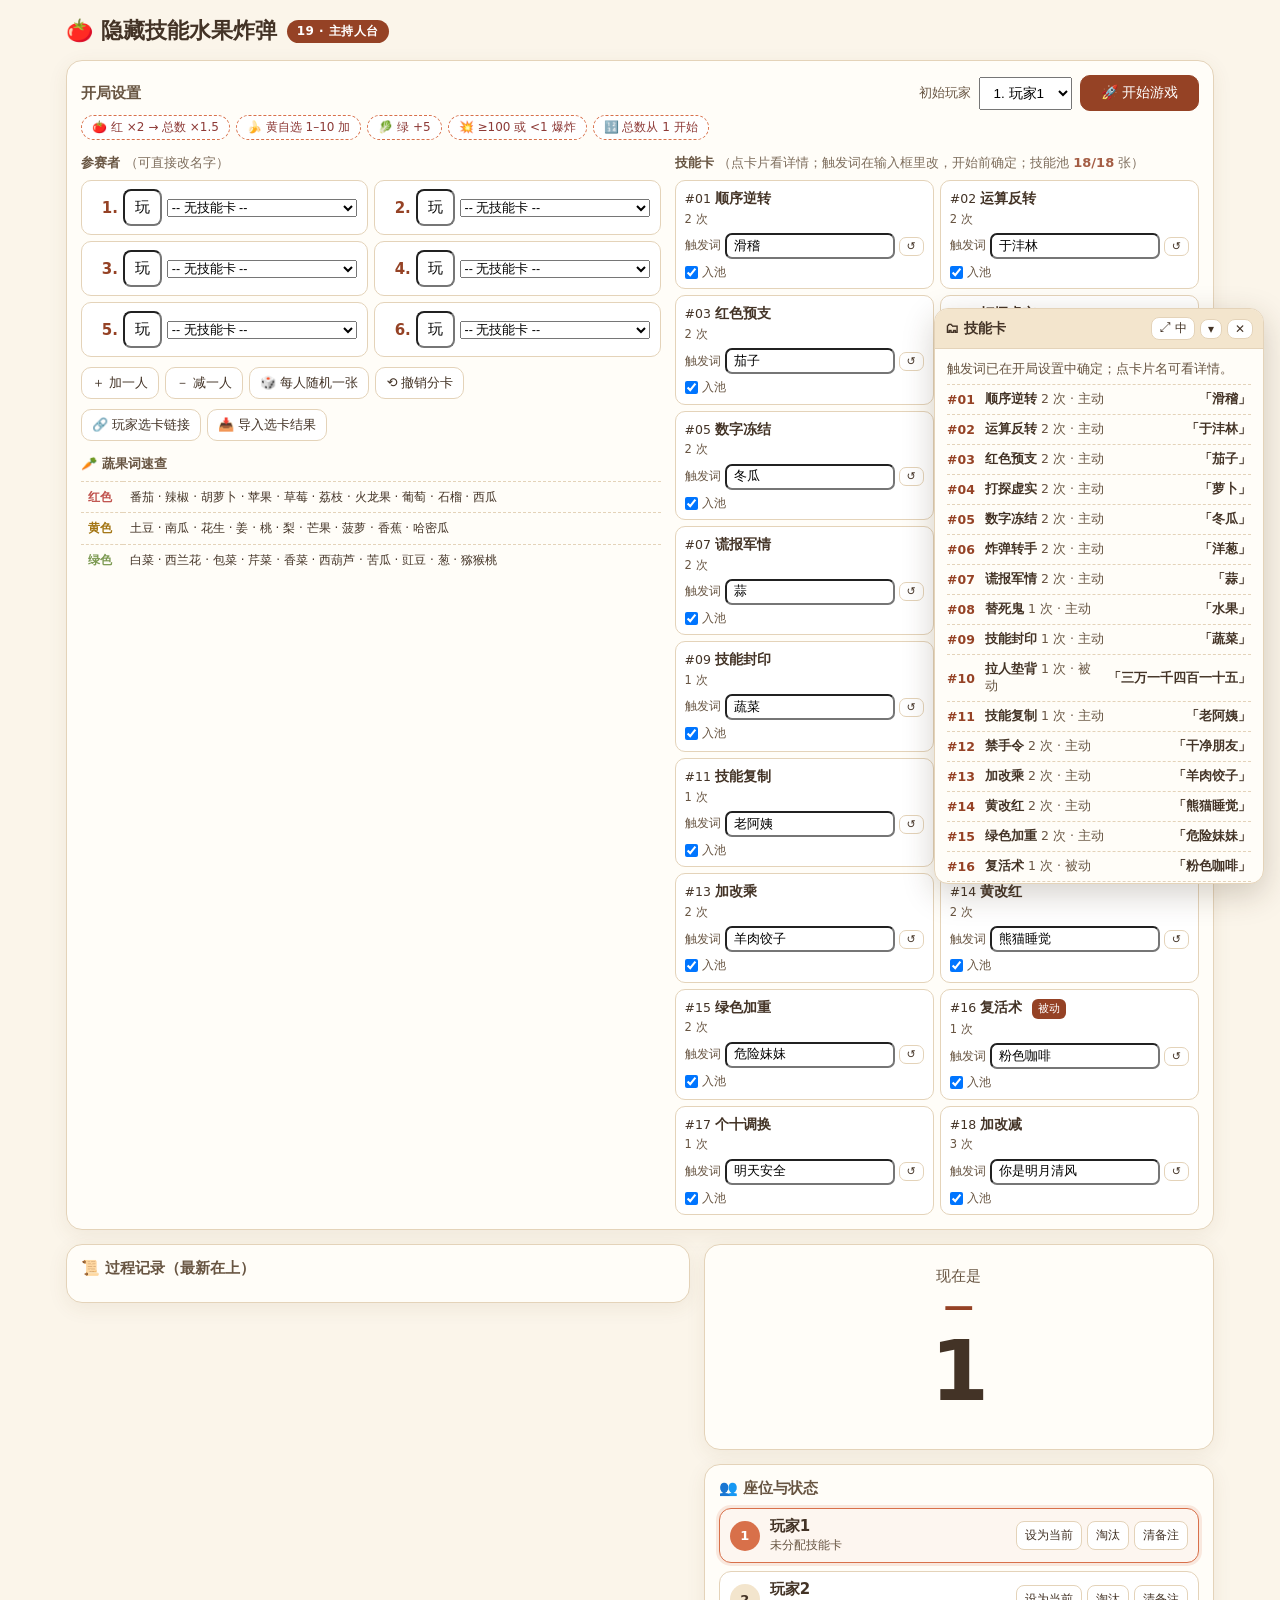
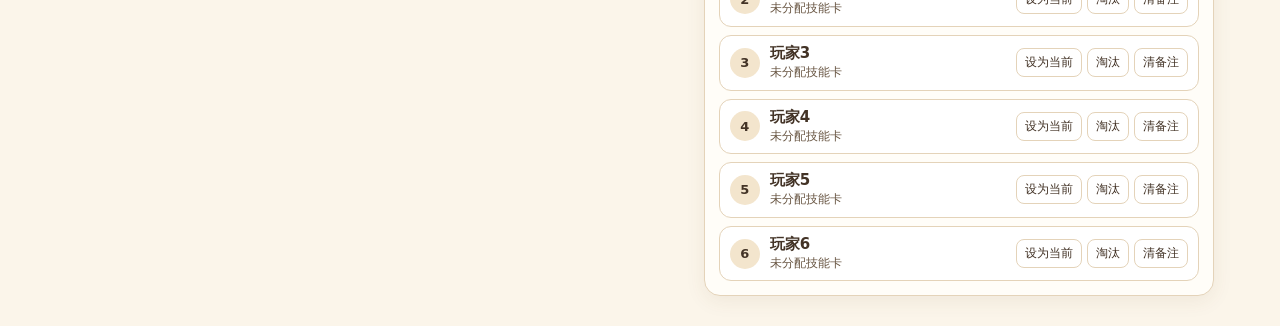
<file: 网站/水果炸弹主持人台.html>
<!DOCTYPE html>
<html lang="zh-CN">
<head>
<meta charset="UTF-8">
<meta name="viewport" content="width=device-width, initial-scale=1.0">
<title>19 · 隐藏技能水果炸弹 · 主持人台</title>
<style>
:root{
  --bg:#fbf5ea; --card:#fffdf8; --ink:#433326; --muted:#685542; --line:#e4d3b9;
  --accent:#954225; --terra:#d8704a; --mustard:#e9b44c; --olive:#8aa35e;
  --soft:#f3e5cd; --radius:16px;
  --shadow:0 5px 20px rgba(99,71,34,.08);
  --red:#c0524d; --yellow:#d9a441; --green:#7d9a53;
}
*{box-sizing:border-box;margin:0;padding:0}
body{background:var(--bg);color:var(--ink);font-family:"PingFang SC","Microsoft YaHei","Noto Sans SC",system-ui,sans-serif;padding:16px;max-width:1180px;margin:0 auto}
h1{font-size:22px;display:flex;align-items:center;gap:10px;flex-wrap:wrap}
h1 .tag{font-size:12px;font-weight:600;color:#fff;background:var(--accent);border-radius:99px;padding:3px 10px;letter-spacing:.5px}
h2{font-size:15px;color:var(--muted);font-weight:600;margin-bottom:10px}
.card{background:var(--card);border:1px solid var(--line);border-radius:var(--radius);box-shadow:var(--shadow);padding:14px;margin-bottom:14px}
button{font-family:inherit;border:1px solid var(--line);background:#fff;color:var(--ink);border-radius:10px;padding:8px 14px;font-size:14px;cursor:pointer;transition:.15s}
button:hover{background:var(--soft)}
button:active{transform:scale(.97)}
button.primary{background:var(--accent);color:#fff;border-color:var(--accent)}
button.primary:hover{background:#7e361e}
button.danger{background:#8d3a37;color:#fff;border-color:#8d3a37}
button.ghost{background:transparent}
button:disabled{opacity:.4;cursor:not-allowed}
.topbar{display:flex;flex-wrap:wrap;gap:8px;align-items:center;margin-bottom:14px}
.topbar .spacer{flex:1}
.topbar-actions{display:flex;gap:8px;flex-wrap:wrap;align-items:center}
.chip{display:inline-flex;align-items:center;gap:6px;background:var(--soft);border:1px solid var(--line);border-radius:99px;padding:4px 10px;font-size:13px}
.stage{display:grid;grid-template-columns:1.1fr .9fr;gap:14px}
@media(max-width:820px){.stage{grid-template-columns:1fr}}
.bigcard{text-align:center;padding:22px 14px}
.bigcard .cur{font-size:15px;color:var(--muted)}
.bigcard .name{font-size:30px;font-weight:800;color:var(--accent);margin:2px 0 6px}
.bigcard .num{font-size:84px;font-weight:800;line-height:1;font-variant-numeric:tabular-nums;letter-spacing:-2px}
.bigcard .num.hidden{color:var(--muted)}
.bigcard .sub{margin-top:10px;font-size:14px;color:var(--muted)}
.bigcard .dir{font-size:14px;margin-top:6px}
.bigcard.danger .num{color:#8d3a37;animation:shake .4s infinite}
@keyframes shake{0%,100%{transform:translateX(0)}25%{transform:translateX(-6px)}75%{transform:translateX(6px)}}
.pendwrap{display:flex;flex-wrap:wrap;gap:7px;justify-content:center;margin-top:14px}
.pendchip{font-size:13px;font-weight:600;border-radius:99px;padding:5px 12px;border:1.5px solid transparent;display:inline-flex;gap:6px;align-items:center;line-height:1.4}
.pendchip .x{cursor:pointer;font-weight:700;opacity:.75}
.pendchip .x:hover{opacity:1}
.pc-y{background:#fdf3dd;border-color:#e0b65c;color:#8a6412}
.pc-g{background:#eef3e2;border-color:#a9bb7f;color:#5c6f33}
.pc-r{background:#fbe9e7;border-color:#d98a84;color:#93372f}
.pc-o{background:#fdeee6;border-color:#e09378;color:#8d3a37}
.pc-i{background:#f0eaf6;border-color:#b49dd0;color:#5d427c}
.pc-b{background:#e8f0fb;border-color:#9db4d6;color:#3d5c8f}
.pc-gy{background:#eceff1;border-color:#b0bec5;color:#455a64}
.pc-ol{background:#eef3e2;border-color:#a9bb7f;color:#5c6f33}
@keyframes pendGlow{0%{box-shadow:0 0 0 0 rgba(216,112,74,.55)}70%{box-shadow:0 0 0 16px rgba(216,112,74,0)}100%{box-shadow:0 0 0 0 rgba(216,112,74,0)}}
.pendwrap.flash{animation:pendGlow 1s ease 2}
.players{display:flex;flex-direction:column;gap:8px}
.prow{display:flex;align-items:center;gap:10px;background:#fff;border:1px solid var(--line);border-radius:12px;padding:8px 10px}
.prow.cur{border-color:var(--terra);background:#fdf6f0;box-shadow:0 0 0 3px rgba(216,112,74,.15)}
.prow.dead{opacity:.55;background:#f5efe6}
.prow .seat{width:30px;height:30px;border-radius:50%;background:var(--soft);display:flex;align-items:center;justify-content:center;font-weight:800;font-size:13px;flex-shrink:0}
.prow.cur .seat{background:var(--terra);color:#fff}
.pinfo{flex:1;min-width:0}
.pname{font-weight:700;font-size:15px}
.pskill{font-size:12px;color:var(--muted);line-height:1.55}
.mark{font-size:11.5px;font-weight:600;border-radius:6px;padding:2px 8px;margin:3px 4px 0 0;display:inline-block}
.mk-ban{background:#fbe9e7;color:#93372f}
.mk-frz{background:#e8f0fb;color:#3d5c8f}
.mk-inv{background:#f0eaf6;color:#5d427c}
.mk-blk{background:#eceff1;color:#455a64}
.mk-ex{background:#eef3e2;color:#5c6f33}
.mk-note{background:#fdeee6;color:#8d3a37}
.mk-swp{background:#fdf3dd;color:#8a6412}
.pbtns{display:flex;gap:5px;flex-shrink:0;flex-wrap:wrap;justify-content:flex-end}
.pbtns button{padding:5px 8px;font-size:12px;border-radius:8px}
.actions{display:grid;grid-template-columns:1fr;gap:10px}
@media(min-width:680px){.actions{grid-template-columns:repeat(3,1fr)}}
.actioncard{border:1px solid var(--line);border-radius:12px;padding:12px;background:#fff;text-align:center}
.actioncard h3{font-size:15px;margin-bottom:2px}
.actioncard .hint{font-size:12px;color:var(--muted);min-height:32px}
.ynum{display:grid;grid-template-columns:repeat(5,1fr);gap:5px;margin-top:8px}
.ynum button{padding:7px 0;border-radius:8px;font-weight:700}
.span3{grid-column:1/-1}
.hbtns{display:flex;gap:6px;flex-wrap:wrap;margin-top:10px}
.hbtns button{padding:6px 10px;font-size:13px}
.logbox{max-height:230px;overflow:auto;font-size:13px;line-height:1.75}
.logbox .r{color:var(--red)} .logbox .y{color:#a37513} .logbox .g{color:var(--green)}
.logbox .exp{color:#8d3a37;font-weight:700}
.tablewrap{overflow:auto}
table.ref{width:100%;font-size:13px;border-collapse:collapse;margin-top:6px}
table.ref td{border-top:1px dashed var(--line);padding:4px 6px;vertical-align:top;line-height:1.7}
tr.rd td:first-child{color:var(--red);font-weight:700;white-space:nowrap}
tr.yd td:first-child{color:#a37513;font-weight:700;white-space:nowrap}
tr.gd td:first-child{color:var(--green);font-weight:700;white-space:nowrap}
.badge{display:inline-block;font-size:11px;background:var(--accent);color:#fff;border-radius:6px;padding:2px 6px;margin-left:6px}
.overlay{position:fixed;inset:0;background:rgba(60,40,20,.55);display:flex;align-items:center;justify-content:center;z-index:50;padding:16px}
.overlay .box{background:var(--card);border-radius:20px;padding:24px 28px;text-align:center;max-width:460px;width:100%;box-shadow:0 20px 60px rgba(0,0,0,.3);max-height:86vh;overflow:auto}
.overlay h3{font-size:20px;color:var(--accent);margin-bottom:10px}
.overlay .row{display:flex;gap:8px;justify-content:center;flex-wrap:wrap;margin-top:14px}
.hiddenpanel{display:none}
.floatbtn{position:fixed;left:14px;bottom:14px;z-index:40}
.toast{position:fixed;bottom:20px;left:50%;transform:translateX(-50%);background:var(--ink);color:#fff;padding:9px 18px;border-radius:99px;font-size:14px;z-index:60;opacity:0;transition:.3s;pointer-events:none}
.toast.show{opacity:1}
.help{font-size:13px;line-height:1.8;color:var(--muted)}
.help b{color:var(--ink)}
.pnames{display:grid;grid-template-columns:repeat(auto-fill,minmax(190px,1fr));gap:6px}
.pnames .nm{display:flex;gap:5px;align-items:center;background:#fff;border:1px solid var(--line);border-radius:10px;padding:8px 10px}
.pnames input{flex:1;min-width:0;font-size:15px;padding:8px 10px;border-radius:8px}
.pnames select{max-width:190px;font-size:12.5px}
.pnames .no{font-weight:800;color:var(--accent);font-size:15px;min-width:26px;text-align:right;flex-shrink:0}
.setuprules{display:flex;flex-wrap:wrap;gap:6px;margin:2px 0 12px}
.rulechip{background:#fff;border:1px dashed var(--terra);color:#8d3a37;font-size:12px;padding:3px 10px;border-radius:99px}
.setupGrid{display:grid;grid-template-columns:1fr;gap:14px}
@media(min-width:780px){.setupGrid{grid-template-columns:1.05fr .95fr}}
.subhead{font-weight:700;font-size:13px;color:var(--muted);margin:2px 0 8px}
.subhead .muted{font-weight:400;color:var(--muted);opacity:.85}
.deckgrid{display:grid;grid-template-columns:repeat(auto-fill,minmax(196px,1fr));gap:6px}
.deckchip{text-align:left;font-size:12.5px;padding:7px 9px;line-height:1.5;border-radius:10px;transition:.15s;background:#fff;border:1px solid var(--line);cursor:pointer}
.deckchip:hover{transform:translateY(-2px);box-shadow:0 6px 16px rgba(99,71,34,.14);background:#fff}
.deckchip b{font-size:13.5px}
.deckchip .h{color:var(--muted);display:block;font-size:11.5px;margin-top:2px}
.deckchip.held{border-color:var(--terra);background:#fdf6f0}
.deckchip .trigrow{display:flex;gap:4px;align-items:center;margin-top:5px;font-size:11.5px;color:var(--muted)}
.deckchip .trigIn{flex:1;min-width:0;padding:4px 7px;font-size:12.5px;border-radius:7px}
.deckchip .rst{padding:2px 7px;font-size:11px;border-radius:7px;flex-shrink:0;cursor:pointer}
.ref.compact td{font-size:12px;padding:5px 7px}
.adjrow{display:flex;gap:6px;align-items:center;flex-wrap:wrap;margin-bottom:12px}
.adjrow button{padding:7px 10px;font-size:13px}
.adjlab{font-weight:700;min-width:64px;font-size:13.5px}
#adjTotal{padding:7px 8px;border:1px solid var(--line);border-radius:8px;background:#fff;color:var(--ink);font-family:inherit;flex:1;min-width:90px;font-size:15px;text-align:center}
.deckchip.nopool{opacity:.45;filter:grayscale(.5)}
.poolRow{display:flex;align-items:center;gap:4px;font-size:11.5px;color:var(--muted);margin-top:5px;cursor:pointer}
.poolRow input{cursor:pointer}
#joinView .deckchip{cursor:pointer}
#joinView .deckchip.sel{border-color:var(--accent);box-shadow:0 0 0 2px rgba(149,66,37,.18);background:#fdf6f0}
#joinName{font-size:15px;padding:9px 12px;border-radius:10px;border:1px solid var(--line);background:#fff;color:var(--ink);flex:1;min-width:160px}
#importText{width:100%;height:130px;font-family:inherit;font-size:13.5px;padding:9px;border-radius:10px;border:1px solid var(--line);background:#fff;color:var(--ink)}
.joinfoot{font-size:12px;color:var(--muted);text-align:center;margin:6px 0 14px}
.setupTop{display:flex;align-items:center;gap:8px;flex-wrap:wrap;margin-bottom:4px}
.setupTop h2{margin:0 8px 0 0}
.setupTop select{font-size:13.5px;padding:7px 10px}
.setupTop .primary{padding:8px 20px;font-size:14px;flex-shrink:0}
dt{font-weight:700;color:var(--ink);margin-top:6px}
dd{margin:2px 0 0;color:var(--muted)}
.deckintro{margin-top:8px}
.deckintro .dk{display:flex;gap:8px;padding:6px 8px;border-top:1px dashed var(--line);font-size:13px;line-height:1.65}
.deckintro .dk b{white-space:nowrap}
.deckintro .dk .u{color:var(--muted);white-space:nowrap}
.bigHint{font-size:12px;color:var(--muted);margin-top:4px}
/* 浮动触发词小窗 */
.floatpanel{position:fixed;right:16px;bottom:16px;width:330px;max-height:64vh;background:var(--card);border:1px solid var(--line);border-radius:14px;box-shadow:0 10px 32px rgba(60,40,20,.22);z-index:45;display:flex;flex-direction:column;overflow:hidden}
.floatpanel.size-s{width:252px}
.floatpanel.size-l{width:440px}
.floatpanel.collapsed .panelbody{display:none}
.panelhead{display:flex;align-items:center;gap:5px;padding:8px 10px;background:var(--soft);border-bottom:1px solid var(--line);cursor:grab;user-select:none;touch-action:none}
.panelhead:active{cursor:grabbing}
.panelhead .ptitle{font-weight:700;font-size:14px;white-space:nowrap;overflow:hidden;text-overflow:ellipsis}
.panelhead .pbtn{padding:2px 7px;font-size:12px;border-radius:8px;flex-shrink:0}
.panelbody{overflow:auto;padding:8px 12px 10px}
@media(max-width:640px){.floatpanel{left:12px;right:12px;width:auto}}
.triggerRow{display:grid;grid-template-columns:32px minmax(0,1fr) auto;gap:6px;align-items:center;border-top:1px dashed var(--line);padding:6px 0;font-size:12.5px}
.floatpanel.size-l .triggerRow{grid-template-columns:36px minmax(0,1fr) auto;font-size:13px}
.triggerRow .tno{font-weight:800;color:var(--accent)}
.triggerRow .tname b{white-space:nowrap}
.triggerRow .tval{color:var(--ink);font-weight:600;white-space:nowrap;justify-self:end}
</style>
</head>
<body>

<div class="topbar">
  <h1>🍅 隐藏技能水果炸弹<span class="tag">19 · 主持人台</span></h1>
  <div class="spacer"></div>
  <span class="topbar-actions" id="topActions" style="display:none">
    <button id="btnTriggers">🗂 技能卡</button>
    <button id="btnTogglePanel">🙈 隐藏控制台（投影）</button>
    <button id="btnOpenNum">👁 公开真实数字：<b id="showState">隐藏</b></button>
    <button id="btnUndo">↩ 悔棋</button>
    <button class="danger" id="btnRestart">⟲ 重新开始</button>
  </span>
</div>

<div id="hostPanel">

<div class="card" id="setupCard">
  <div class="setupTop">
    <h2>开局设置</h2>
    <span style="flex:1"></span>
    <span style="font-size:13px;color:var(--muted)">初始玩家</span>
    <select id="startSel"></select>
    <button class="primary" id="btnStart">🚀 开始游戏</button>
  </div>
  <div class="setuprules">
    <span class="rulechip">🍅 红 ×2 → 总数 ×1.5</span>
    <span class="rulechip">🍌 黄自选 1–10 加</span>
    <span class="rulechip">🥬 绿 +5</span>
    <span class="rulechip">💥 ≥100 或 &lt;1 爆炸</span>
    <span class="rulechip">🔢 总数从 1 开始</span>
  </div>
  <div class="setupGrid">
    <div>
      <div class="subhead">参赛者 <span class="muted">（可直接改名字）</span></div>
      <div class="pnames" id="nameList"></div>
      <div class="hbtns">
        <button id="btnAddP">＋ 加一人</button>
        <button id="btnDelP">－ 减一人</button>
        <button id="btnAutoDeal">🎲 每人随机一张</button>
        <button id="btnUndoDeal">⟲ 撤销分卡</button>
      </div>
      <div class="hbtns">
        <button id="btnJoinLink">🔗 玩家选卡链接</button>
        <button id="btnImportJoin">📥 导入选卡结果</button>
      </div>
      <div class="subhead" style="margin-top:14px">🥕 蔬果词速查</div>
      <table class="ref compact">
        <tr class="rd"><td style="width:42px">红色</td><td>番茄 · 辣椒 · 胡萝卜 · 苹果 · 草莓 · 荔枝 · 火龙果 · 葡萄 · 石榴 · 西瓜</td></tr>
        <tr class="yd"><td>黄色</td><td>土豆 · 南瓜 · 花生 · 姜 · 桃 · 梨 · 芒果 · 菠萝 · 香蕉 · 哈密瓜</td></tr>
        <tr class="gd"><td>绿色</td><td>白菜 · 西兰花 · 包菜 · 芹菜 · 香菜 · 西葫芦 · 苦瓜 · 豇豆 · 葱 · 猕猴桃</td></tr>
      </table>
    </div>
    <div>
      <div class="subhead">技能卡 <span class="muted">（点卡片看详情；触发词在输入框里改，开始前确定；技能池 <b id="poolCount" style="color:var(--accent)">18/18</b> 张）</span></div>
      <div class="deckgrid" id="deckGrid"></div>
    </div>
  </div>
</div>

<div class="stage">
  <div>
    <div class="card" id="opCard">
      <h2 style="display:flex;align-items:center;gap:8px">当前玩家操作 <span id="curNameInline" style="color:var(--accent);font-weight:800"></span></h2>
      <div class="actions">
        <div class="actioncard">
          <h3 style="color:var(--red)">🍅 红色蔬果</h3>
          <div class="hint">全程累计两次 → 总数 ×1.5<br>当前已出 <b id="redCount">0</b> 次</div>
          <button class="primary" style="width:100%;background:var(--red);border-color:var(--red)" onclick="playRed()">打出红色</button>
        </div>
        <div class="actioncard">
          <h3 style="color:#a37513">🍌 黄色蔬果</h3>
          <div class="hint">自选 1–10 加进总数</div>
          <div class="ynum" id="yNums"></div>
        </div>
        <div class="actioncard">
          <h3 style="color:var(--green)">🥬 绿色蔬果</h3>
          <div class="hint">总数 +5（下一名绿效果时 +10）<br>出绿者可得知当前数字</div>
          <button class="primary" style="width:100%;background:var(--green);border-color:var(--green)" onclick="playGreen()">打出绿色</button>
        </div>
        <div class="actioncard span3">
          <h3>✨ 本回合技能</h3>
          <div class="hint" id="skillHint"></div>
          <div style="display:flex;gap:6px;flex-wrap:wrap;justify-content:center;margin-top:6px">
            <button id="btnUseSkill">发动技能</button>
            <button id="btnSkipTurn">⏭ 跳过该回合</button>
          </div>
        </div>
      </div>
      <h2 style="margin-top:12px">主持人快捷</h2>
      <div class="hbtns">
        <button onclick="reverseDir()">🔁 逆转方向</button>
        <button onclick="openAdjPanel()">🛠 调数平台</button>
        <button onclick="openLie()">🤥 下次报数撒谎 −10</button>
        <button onclick="consumeLie()">已按假数报出</button>
        <button onclick="hostTarget('transferBomb')">💣 手动指定被传炸弹者</button>
        <button onclick="hostTarget('forceOut')">⚡ 强制淘汰某人</button>
        <button onclick="openNumericInput()">✏ 手动改总数</button>
        <button onclick="adjustRed(-1)">红 count −1</button>
        <button onclick="adjustRed(1)">红 count +1</button>
        <button onclick="openChooseCard()">🎴 给当前玩家换卡</button>
      </div>
    </div>

    <div class="card">
      <h2>📜 过程记录（最新在上）</h2>
      <div class="logbox" id="logBox"></div>
    </div>
  </div>

  <div>
    <div class="card bigcard" id="bigCard">
      <div class="cur">现在是</div>
      <div class="name" id="curBigName">—</div>
      <div class="num" id="bigNum">1</div>
      <div class="sub" id="bigSub"></div>
      <div class="dir" id="bigDir"></div>
      <div class="pendwrap" id="pendWrap"></div>
    </div>

    <div class="card" id="wordCard">
      <h2>🥕 蔬果词表参考</h2>
      <table class="ref">
        <tr class="rd"><td style="width:48px">红色</td><td>番茄 · 辣椒 · 胡萝卜 · 苹果 · 草莓 · 荔枝 · 火龙果 · 葡萄 · 石榴 · 西瓜</td></tr>
        <tr class="yd"><td>黄色</td><td>土豆 · 南瓜 · 花生 · 姜 · 桃 · 梨 · 芒果 · 菠萝 · 香蕉 · 哈密瓜</td></tr>
        <tr class="gd"><td>绿色</td><td>白菜 · 西兰花 · 包菜 · 芹菜 · 香菜 · 西葫芦 · 苦瓜 · 豇豆 · 葱 · 猕猴桃</td></tr>
      </table>
    </div>

    <div class="card">
      <h2>👥 座位与状态</h2>
      <div class="players" id="playerBox"></div>
    </div>
  </div>
</div>

<div class="card" id="helpCard">
  <h2>📖 规则速查（出自 19 号游戏设计文档）</h2>
  <div class="help">
    <b>基本</b>：个人战。总数字从 <b>1</b> 开始；轮到谁，谁打一个蔬果手语，主持人按颜色结算。<br>
    <b>红色</b>：全程每累计 <b>两次</b>红色，总数 ×1.5；只出一次时无效。<br>
    <b>黄色</b>：出的人自选 <b>1–10</b> 加进总数。<br>
    <b>绿色</b>：总数 +5，出绿色的人可以得知当前（加 5 后）的总数字。<br>
    <b>爆炸</b>：总数字 <b>≥100</b> 或 <b>&lt;1</b> 时爆炸，本回合出手的玩家（或此前被传炸弹的裁定者）被淘汰。<br>
    <b>技能</b>：每人一张职业卡，打出对应触发词可发动；次数用完卡就失效。<br>
    <b>本台装饰</b>：红组自动累计；黄/绿/撒谎等「待生效」效果自动挂在右上角，触发后自动扣除；爆炸自动弹窗，可一键悔棋或确认。
  </div>
</div>

</div><!-- /hostPanel -->

<button class="floatbtn primary hiddenpanel" id="btnShowPanel">🖥 返回控制台</button>

<div class="overlay" id="boomOverlay" style="display:none">
  <div class="box">
    <h3 id="boomTitle">💥</h3>
    <div id="boomBody" style="font-size:14px;line-height:1.8"></div>
    <div class="row" id="boomRow"></div>
  </div>
</div>

<!-- 主持人调数平台 -->
<div class="overlay" id="adjOverlay" style="display:none">
  <div class="box" style="max-width:440px;text-align:left">
    <h3>🛠 主持人调数平台</h3>
    <div id="adjHint" style="font-size:13px;color:var(--muted);margin-bottom:10px"></div>
    <div class="adjrow">
      <span class="adjlab">总数</span>
      <button onclick="adjTotalBump(-10)">−10</button>
      <button onclick="adjTotalBump(-1)">−1</button>
      <input id="adjTotal">
      <button onclick="adjTotalBump(1)">＋1</button>
      <button onclick="adjTotalBump(10)">＋10</button>
      <button class="primary" onclick="adjTotalApply()">应用</button>
    </div>
    <div class="adjrow">
      <span class="adjlab">红色累计</span>
      <button onclick="adjRedSet(S.redN-1)">−</button>
      <b id="adjRedVal" style="font-size:16px;min-width:24px;text-align:center">0</b>
      <button onclick="adjRedSet(S.redN+1)">＋</button>
      <button onclick="adjRedSet(0)">归零</button>
      <span style="font-size:12px;color:var(--muted)">成对即 ×1.5</span>
    </div>
    <div class="row"><button class="ghost" style="margin:0 auto" onclick="closeAdjPanel()">关闭</button></div>
  </div>
</div>

<!-- 导入玩家选卡 -->
<div class="overlay" id="importOverlay" style="display:none">
  <div class="box" style="max-width:540px;text-align:left">
    <h3>📥 导入玩家选卡结果</h3>
    <div style="font-size:13px;color:var(--muted);margin-bottom:8px">把玩家发来的选卡码或明文整段粘贴到下面（每行一条，识别「名字 → #编号」或选卡码）。已被别人选走的卡默认跳过；勾选裁定覆盖则由你决定改判。导入后仍可随时换卡或撤销分卡——最终分配以主持人为准。</div>
    <textarea id="importText" placeholder="【水果炸弹·选卡】小明 → eyJjIjozfQ=="></textarea>
    <label style="display:flex;gap:6px;align-items:center;font-size:13px;margin:8px 0 0;cursor:pointer"><input type="checkbox" id="chkOverride"> 冲突时按主持人裁定覆盖现有持有人</label>
    <div class="row" style="margin-top:10px">
      <button class="primary" onclick="doImport()">导入</button>
      <button class="ghost" onclick="$id('importOverlay').style.display='none'">取消</button>
    </div>
  </div>
</div>

<div class="overlay" id="targetOverlay" style="display:none">
  <div class="box">
    <h3 id="targetTitle">选择一位玩家</h3>
    <div id="targetList" style="display:flex;flex-direction:column;gap:6px;max-height:320px;overflow:auto"></div>
    <div class="row"><button class="ghost" onclick="closeTarget()">取消</button></div>
  </div>
</div>

<div class="overlay" id="cardOverlay" style="display:none">
  <div class="box" style="max-width:540px;text-align:left">
    <h3 style="text-align:center">🎴 为玩家分配技能卡</h3>
    <div id="cardList" style="display:flex;flex-direction:column;gap:6px;max-height:380px;overflow:auto"></div>
    <div class="row"><button class="ghost" style="margin:0 auto" onclick="closeChooseCard()">取消</button></div>
  </div>
</div>

<!-- 技能卡详情 -->
<div class="overlay" id="detailOverlay" style="display:none">
  <div class="box" style="max-width:470px;text-align:left">
    <h3 id="detailTitle" style="margin-bottom:8px"></h3>
    <div id="detailBody" style="font-size:13px;line-height:1.85"></div>
    <div class="row"><button class="primary" style="margin:0 auto" onclick="closeDetail()">知道了</button></div>
  </div>
</div>

<!-- 玩家选卡视角（#join= 链接进入） -->
<div id="joinView" style="display:none">
  <div class="topbar">
    <h1>🍅 水果炸弹 · 玩家选卡<span class="tag">玩家视角</span></h1>
  </div>
  <div class="card">
    <div class="note">请先<b>输入名字</b>，再从本局技能池里<b>点选一张</b>，生成<b>选卡码</b>私聊发给主持人（就算发到群里也看不出你的技能）。主持人导入后为你登记；每人一张，最终是否采纳由主持人裁定。</div>
    <div style="display:flex;gap:8px;margin-bottom:10px">
      <input id="joinName" placeholder="你的名字">
    </div>
    <div class="subhead">本局技能池（点击选择）</div>
    <div class="deckgrid" id="joinGrid"></div>
    <div class="row" style="margin-top:12px">
      <button class="primary" id="btnJoinConfirm" style="margin:0 auto">✅ 确认选择</button>
    </div>
    <div id="joinResult" style="display:none;margin-top:12px">
      <div class="subhead">选卡码 · 私聊发给主持人</div>
      <div id="joinResultText" style="background:var(--soft);border-radius:10px;padding:10px 12px;font-size:14px;line-height:1.6;word-break:break-all"></div>
      <div style="font-size:12px;color:var(--muted);margin-top:6px">码中不含技能名，群里发也不会暴露隐藏技能；主持人导入时自动解码。</div>
      <div class="row" style="margin-top:10px">
        <button class="primary" id="btnJoinCopy">📋 复制结果</button>
        <button id="btnJoinRepick">↩ 重新选择</button>
      </div>
    </div>
  </div>
  <div class="joinfoot">技能效果详情见《水果炸弹技能表玩家版》；触发词由主持人开局发放，注意保密。</div>
  <div style="text-align:center;padding-bottom:20px"><button class="ghost" onclick="exitJoin()">我是主持人 · 返回主持人台</button></div>
</div>

<div class="toast" id="toast"></div>

<!-- 技能卡触发词浮动小窗 -->
<div class="floatpanel hiddenpanel size-m" id="triggerPanel">
  <div class="panelhead" id="triggerHead">
    <span class="ptitle">🗂 技能卡</span>
    <span style="flex:1"></span>
    <button class="pbtn" id="btnTriggerSize" title="切换宽度">⤢ 中</button>
    <button class="pbtn" id="btnTriggerCollapse" title="收起 / 展开">▾</button>
    <button class="pbtn" id="btnTriggerClose" title="关闭">✕</button>
  </div>
  <div class="panelbody">
    <div class="help" style="padding:0 0 4px">触发词已在开局设置中确定；点卡片名可看详情。</div>
    <div id="triggerBox"></div>
  </div>
</div>

<script>
/* =============== 数据 =============== */
const DECK=[
 {k:'inv',name:'顺序逆转',w:'滑稽',uses:2,fx:'reverse',txt:'跳过自己回合，同时逆转打手语顺序。'},
 {k:'sub',name:'运算反转',w:'于沣林',uses:2,fx:'selfInvert',txt:'不跳过回合：自己本轮的加法变减法、乘法变除法（仅对自己生效）。'},
 {k:'pre',name:'红色预支',w:'茄子',uses:2,fx:'redPreload',txt:'先默认替自己打出一次红色（会计入红组累计），再继续自己的手语运算。'},
 {k:'n5',name:'打探虚实',w:'萝卜',uses:2,fx:'revealNoAdd',txt:'总数字不加五，可以得知当前数字，并跳过自己回合。'},
 {k:'frz',name:'数字冻结',w:'冬瓜',uses:2,fx:'freezeNext',txt:'下个自己的回合，总数字不变，但不能跳过自己回合。'},
 {k:'trn',name:'炸弹转手',w:'洋葱',uses:2,fx:'transferBomb',txt:'把炸弹传递给任一玩家，跳过自己回合。'},
 {k:'lie',name:'谎报军情',w:'蒜',uses:2,fx:'lie',txt:'不跳过自己回合：下一次报数时，主持人报出的是真实数字 −10，共两次生效次数。'},
 {k:'dye',name:'替死鬼',w:'水果',uses:1,fx:'substitute',txt:'选一名替身：两回合内自己被炸，替身代为淘汰；出手后炸弹若立刻爆炸，技能失效。'},
 {k:'blk',name:'技能封印',w:'蔬菜',uses:1,fx:'skillBlock',txt:'选一名玩家，其下一个技能失效。'},
 {k:'out',name:'拉人垫背',w:'三万一千四百一十五',uses:1,fx:'forceOutP',txt:'被动：自己被淘汰后，可强制带走一名玩家。'},
 {k:'cpy',name:'技能复制',w:'老阿姨',uses:1,fx:'copySkill',txt:'选一名玩家，复制其技能（含剩余次数）；之后仍以本卡触发词发动。'},
 {k:'ban',name:'禁手令',w:'干净朋友',uses:2,fx:'banPlayer',txt:'跳过自己回合，并选一名玩家本回合禁止打手语（不选则默认下一名）。'},
 {k:'mul',name:'加改乘',w:'羊肉饺子',uses:2,fx:'mulNextYellow',txt:'下一名打出黄色的玩家：加法改为乘法，若超 100 则自动调整为乘以更小的整数。'},
 {k:'y2r',name:'黄改红',w:'熊猫睡觉',uses:2,fx:'redNextYellow',txt:'下一名打出黄色的玩家，改为按红色结算。'},
 {k:'g10',name:'绿色加重',w:'危险妹妹',uses:2,fx:'greenPlus10',txt:'下一名打出绿色的玩家，默认数字加 10 再报出（替代 +5）。'},
 {k:'rev',name:'复活术',w:'粉色咖啡',uses:1,fx:'reviveP',txt:'被动：自己被淘汰后，可复活自己和上一位被淘汰的玩家。'},
 {k:'swp',name:'个十调换',w:'明天安全',uses:1,fx:'swapDigits',txt:'自己回合结束后，总数字的个位与十位调换。'},
 {k:'ynu',name:'加改减',w:'你是明月清风',uses:3,fx:'subNextYellow',txt:'下一个打出黄色的玩家，加法变为减法。'},
];
function pad(n){return String(n).padStart(2,'0');}
function effTrig(i){ const t=S&&S.triggers&&S.triggers[i]; return (t&&t.trim())?t.trim():DECK[i].w; }
const PEND_LABEL={yMul:'下一黄→乘法（≤100自动调小）',yRed:'下一黄→视作红',ySub:'下一黄→加改减',g10:'下一绿→+10'};

let S=null, undoStack=[], showTrue=false;
let pendTarget=null, pendSrc=null, pendFromSkill=false, pendSpend=false;
const LS_KEY='shouyu-fruitbomb-v1';

function deep(o){return JSON.parse(JSON.stringify(o));}
function pushUndo(){ undoStack.push(deep(S)); if(undoStack.length>80)undoStack.shift(); }
function undo(){ if(!undoStack.length){toast('没有可撤销的步骤');return;} S=undoStack.pop(); save(); render(); toast('已撤销上一步'); }
function newPlayer(id){return {id,name:'玩家'+(id+1),card:null,uses:0,alive:true,banned:false,frozen:0,blocked:false,inverted:false,exchange:null,swapPending:false,note:null};}
function defaultState(){
  const names=['玩家1','玩家2','玩家3','玩家4','玩家5','玩家6'];
  return {started:false,players:names.map((_,i)=>newPlayer(i)),cur:0,dir:1,total:1,redN:0,lies:0,
    pend:{yMul:0,yRed:0,ySub:0,g10:0},elimStack:[],logs:[],usedPassive:{rev:{},out:{}},
    triggers:DECK.map(d=>d.w),pool:DECK.map(()=>true)};
}
function save(){ try{localStorage.setItem(LS_KEY,JSON.stringify(S));}catch(e){} }

/* =============== 初始化 =============== */
const JOIN_MATCH=(location.hash||'').match(/^#join=([\d\-]+)$/);
if(JOIN_MATCH){ startJoin(JOIN_MATCH[1]); }
else {
  (function init(){
    try{
      const saved=localStorage.getItem(LS_KEY);
      if(saved){ const s=JSON.parse(saved);
        if(s&&s.started){ if(confirm('检测到上一局的自动保存记录。\n确定=继续这一局；取消=清除记录重新开始。')){ S=s; afterLoad(); return; } }
        else if(s){ S=s; afterLoad(); return; }
      }
    }catch(e){}
    S=defaultState(); afterLoad();
  })();
}
function afterLoad(){
  if(!Array.isArray(S.triggers)||S.triggers.length!==DECK.length){S.triggers=DECK.map(d=>d.w);}
  if(!Array.isArray(S.pool)||S.pool.length!==DECK.length){S.pool=DECK.map(()=>true);}
  render();
}

/* =============== 玩家选卡视角（#join= 链接） =============== */
function b64code(cardNo){ try{ return btoa(unescape(encodeURIComponent(JSON.stringify({c:cardNo})))); }catch(e){ return '#'+cardNo; } }
function b64decode(tok){ try{ return JSON.parse(decodeURIComponent(escape(atob(tok)))); }catch(e){ return null; } }
function startJoin(poolStr){
  const pool=poolStr.split('-').map(Number).filter(i=>i>=0&&i<DECK.length);
  if(!pool.length){ location.hash=''; location.reload(); return; }
  $id('hostPanel').style.display='none';
  $id('joinView').style.display='';
  const grid=$id('joinGrid'); let sel=null;
  function renderGrid(){
    grid.innerHTML='';
    pool.forEach(i=>{
      const d=DECK[i];
      const b=document.createElement('div'); b.className='deckchip'+(sel===i?' sel':'');
      b.innerHTML='#'+pad(i+1)+' <b>'+d.name+'</b><div class="h">'+d.uses+' 次 · '+(d.k==='out'||d.k==='rev'?'被动':'主动')+'</div>'+
        '<div style="font-size:12px;color:var(--muted);margin-top:3px">'+d.txt+'</div>';
      b.onclick=()=>{ sel=i; renderGrid(); };
      grid.appendChild(b);
    });
  }
  renderGrid();
  $id('btnJoinConfirm').onclick=()=>{
    const name=($id('joinName').value||'').trim();
    if(!name){ toast('先输入你的名字'); return; }
    if(sel==null){ toast('先点选一张技能卡'); return; }
    $id('joinResultText').textContent='【水果炸弹·选卡】'+name+' → '+b64code(sel+1);
    $id('joinResult').style.display='';
    grid.style.display='none'; $id('btnJoinConfirm').style.display='none';
  };
  $id('btnJoinCopy').onclick=()=>copyText($id('joinResultText').textContent,'结果已复制，发到群里吧');
  $id('btnJoinRepick').onclick=()=>{
    $id('joinResult').style.display='none';
    grid.style.display=''; $id('btnJoinConfirm').style.display='';
  };
}
function exitJoin(){ location.hash=''; location.reload(); }

/* =============== 工具 =============== */
function $id(x){return document.getElementById(x);}
function toast(msg){const t=$id('toast');t.textContent=msg;t.classList.add('show');clearTimeout(t._h);t._h=setTimeout(()=>t.classList.remove('show'),1800);}
function fmt(n){return (Math.round(n*100)/100+'').replace(/\.0+$/,'');}
function log(html){S.logs.push(html); if(S.logs.length>300)S.logs.shift();}
function curP(){return S.players[S.cur]||null;}

/* =============== 渲染 =============== */
function render(){
  save();
  $id('setupCard').style.display = S.started?'none':'';
  $id('opCard').style.display = S.started?'':'none';
  $id('helpCard').style.display = S.started?'':'none';
  $id('topActions').style.display = S.started?'flex':'none';
  $id('wordCard').style.display = S.started?'':'none';
  if(!S.started){ $id('triggerPanel').classList.add('hiddenpanel'); }
  renderTriggers();
  if(S.started){ renderBig(); renderOps(); } else { buildSetup(); }
  renderPlayers(); renderLog();
}
function renderTriggers(){
  const box=$id('triggerBox'); if(!box)return; box.innerHTML='';
  DECK.forEach((d,i)=>{
    const row=document.createElement('div'); row.className='triggerRow';
    row.innerHTML='<div class="tno">#'+pad(i+1)+'</div>'+
      '<div class="tname" style="cursor:pointer" title="点击查看详情" onclick="openCardDetail('+i+')"><b>'+d.name+'</b> <span style="color:var(--muted)">'+d.uses+' 次 · '+(d.k==='out'||d.k==='rev'?'被动':'主动')+'</span></div>'+
      '<div class="tval" title="触发词（开局设置中确定）">「'+effTrig(i)+'」</div>';
    box.appendChild(row);
  });
}
function resetTrigger(i){ S.triggers[i]=DECK[i].w; save(); renderTriggers(); renderPlayers(); if(S.started){renderOps();} else { buildDeckGrid(); refreshSetupSelects(); } }
function resetTriggers(){ S.triggers=DECK.map(d=>d.w); save(); renderTriggers(); renderPlayers(); if(S.started){renderOps();} else { buildDeckGrid(); refreshSetupSelects(); } toast('已恢复全部默认触发词'); }
function buildSetup(){
  const box=$id('nameList'); box.innerHTML='';
  S.players.forEach((p,i)=>{
    const d=document.createElement('div'); d.className='nm';
    d.innerHTML='<span class="no">'+(i+1)+'.</span>';
    const inp=document.createElement('input'); inp.value=p.name; inp.oninput=e=>{p.name=e.target.value;refreshSetupNames();};
    const sel=document.createElement('select');
    sel.innerHTML='<option value="">-- 无技能卡 --</option>' + DECK.map((c,ci)=>'<option value="'+ci+'">#'+pad(ci+1)+' '+c.name+'（'+effTrig(ci)+'）</option>').join('');
    sel.value=p.card==null?'':p.card;
    sel.onchange=e=>{const v=e.target.value; if(v===''){p.card=null;p.uses=0;} else {p.card=+v;p.uses=DECK[+v].uses;} buildDeckGrid();};
    d.appendChild(inp); d.appendChild(sel); box.appendChild(d);
  });
  const sel=$id('startSel');
  const selHtml=S.players.map((p,i)=>'<option value="'+i+'">'+(i+1)+'. '+p.name+'</option>').join('');
  sel.innerHTML=selHtml; sel.value=String(S.curSelIndex||0);
  buildDeckGrid();
}
function buildDeckGrid(){
  const grid=$id('deckGrid'); if(!grid)return; grid.innerHTML='';
  DECK.forEach((d,i)=>{
    const holders=S.players.filter(p=>p.card===i).map(p=>p.name).join('、');
    const b=document.createElement('div'); b.className='deckchip'+(holders?' held':'')+(S.pool[i]?'':' nopool');
    b.innerHTML='#'+pad(i+1)+' <b>'+d.name+'</b>'+((d.k==='out'||d.k==='rev')?' <span class="badge">被动</span>':'')+
      '<div class="h">'+d.uses+' 次'+(holders?' · 已分：'+holders:'')+'</div>'+
      '<div class="trigrow">触发词 <input class="trigIn" value="'+effTrig(i).replace(/"/g,'&quot;')+'" title="触发词（留空用默认「'+d.w+'」）"><button class="rst" title="恢复本卡默认">↺</button></div>'+
      '<label class="poolRow" title="勾选后才会进入「每人随机一张」的技能池"><input type="checkbox" '+(S.pool[i]?'checked':'')+'> 入池</label>';
    b.title='点卡片空白处查看详情';
    b.onclick=()=>openCardDetail(i);
    const inp=b.querySelector('.trigIn');
    inp.onclick=e=>e.stopPropagation();
    inp.oninput=e=>{ S.triggers[i]=e.target.value; save(); refreshSetupSelects(); };
    const rst=b.querySelector('.rst');
    rst.onclick=e=>{ e.stopPropagation(); resetTrigger(i); };
    const pl=b.querySelector('.poolRow');
    pl.onclick=e=>e.stopPropagation();
    pl.querySelector('input').onchange=e=>{ S.pool[i]=e.target.checked; b.classList.toggle('nopool',!e.target.checked); save(); updatePoolCount(); };
    grid.appendChild(b);
  });
  updatePoolCount();
}
function updatePoolCount(){
  const el=$id('poolCount'); if(!el)return;
  el.textContent=S.pool.filter(Boolean).length+'/'+DECK.length;
}
function refreshSetupSelects(){
  document.querySelectorAll('#nameList select').forEach(sel=>{
    Array.from(sel.options).forEach((o,oi)=>{
      if(oi===0)return;
      o.textContent='#'+pad(oi)+' '+DECK[oi-1].name+'（'+effTrig(oi-1)+'）';
    });
  });
}
function openCardDetail(i){
  const d=DECK[i];
  const holders=S.players.filter(p=>p.card===i).map(p=>p.name).join('、');
  $id('detailTitle').innerHTML='#'+pad(i+1)+' · '+d.name;
  $id('detailBody').innerHTML=
    '<dl style="margin:0">'+
    '<dt>效果</dt><dd>'+d.txt+'</dd>'+
    '<dt>类型</dt><dd>'+(d.k==='out'||d.k==='rev'?'被动技能（满足条件自动触发面板）':'主动技能（打出触发词后点「发动」）')+'</dd>'+
    '<dt>发动次数</dt><dd>'+d.uses+' 次</dd>'+
    '<dt>当前触发词</dt><dd>「'+effTrig(i)+'」'+'（默认「'+d.w+'」，开始前在开局设置中修改）</dd>'+
    (holders?'<dt>当前持有者</dt><dd>'+holders+'</dd>':'')+
    '</dl>';
  $id('detailOverlay').style.display='flex';
}
function closeDetail(){ $id('detailOverlay').style.display='none'; }
function refreshSetupNames(){
  const sel=$id('startSel'); const val=sel.value;
  sel.innerHTML=S.players.map((p,i)=>'<option value="'+i+'">'+(i+1)+'. '+p.name+'</option>').join('');
  sel.value=val||String(S.curSelIndex||0);
}
function renderBig(){
  const c=curP(); if(!c)return;
  $id('curBigName').textContent=c.name;
  $id('curNameInline').textContent='—— '+c.name;
  const num=$id('bigNum'), sub=$id('bigSub');
  if(S.lies>0){ num.textContent=fmt(S.total-10); num.classList.remove('hidden'); sub.innerHTML='🤥 假数（真实 '+fmt(S.total)+'）· 报出后点「已按假数报出」扣减'; }
  else if(showTrue){ num.textContent=fmt(S.total); num.classList.remove('hidden'); sub.textContent='真实数字公开中'; }
  else { num.textContent='??'; num.classList.add('hidden'); sub.textContent='总数字已隐藏，需公开时点右上按钮'; }
  $id('bigCard').classList.toggle('danger', S.total>=100||S.total<1);
  $id('bigDir').textContent = S.dir===1?'方向 ➡ 顺行（编号递增）':'方向 ⬅ 逆行（编号递减）';
  const w=$id('pendWrap'); w.innerHTML='';
  const chips=[];
  const PEND_CLS={yMul:'pc-y',yRed:'pc-r',ySub:'pc-y',g10:'pc-g'};
  Object.keys(PEND_LABEL).forEach(k=>{ if(S.pend[k]>0) chips.push([PEND_LABEL[k]+' ×'+S.pend[k],k,PEND_CLS[k]||'pc-o']); });
  if(S.redN>0) chips.push(['红累计 '+S.redN+' 次（下一次成对即×1.5）',null,'pc-r']);
  if(S.lies>0) chips.push(['撒谎剩 '+S.lies+' 次',null,'pc-o']);
  chips.forEach(([t,key,cls])=>{
    const d=document.createElement('div'); d.className='pendchip '+cls;
    d.innerHTML=t+(key?' <span class="x" onclick="clearPend(\''+key+'\')">✕</span>':'');
    w.appendChild(d);
  });
  if(c.banned)chipAdd(w,c.name+' 本回合被禁止打手语','pc-r');
  if(c.frozen>0)chipAdd(w,c.name+' 本人下回合数字不变 ×'+c.frozen,'pc-b');
  if(c.inverted)chipAdd(w,c.name+' 本人此举 加↔减 乘↔除','pc-i');
  if(c.blocked)chipAdd(w,c.name+' 的下个技能已被封印','pc-gy');
  if(c.exchange!=null)chipAdd(w,'替死鬼：'+S.players[c.exchange].name,'pc-ol');
  if(c.note)chipAdd(w,c.note,'pc-o');
  if(c.swapPending)chipAdd(w,c.name+' 本回合后 个十位调换','pc-y');
}
function chipAdd(w,t,cls){const d=document.createElement('div');d.className='pendchip '+(cls||'pc-o');d.textContent=t;w.appendChild(d);}
function flashPend(){ const w=$id('pendWrap'); if(!w)return; w.classList.remove('flash'); void w.offsetWidth; w.classList.add('flash');
  clearTimeout(w._fh); w._fh=setTimeout(()=>w.classList.remove('flash'),2400); }
function renderPlayers(){
  const box=$id('playerBox'); box.innerHTML='';
  S.players.forEach((p,i)=>{
    const row=document.createElement('div'); row.className='prow'+(p.alive?'':' dead')+(i===S.cur?' cur':'');
    const card=p.card!=null?DECK[p.card]:null;
    let marks='';
    if(p.banned)marks+='<span class="mark mk-ban">🚫 本回合禁手</span>';
    if(p.frozen>0)marks+='<span class="mark mk-frz">🧊 下回合数字不变 ×'+p.frozen+'</span>';
    if(p.inverted)marks+='<span class="mark mk-inv">🔄 本人运算反转</span>';
    if(p.blocked)marks+='<span class="mark mk-blk">🔇 下个技能失效</span>';
    if(p.exchange!=null)marks+='<span class="mark mk-ex">🛡 替身：'+S.players[p.exchange].name+'</span>';
    if(p.note)marks+='<span class="mark mk-note">'+p.note+'</span>';
    if(p.swapPending)marks+='<span class="mark mk-swp">🔁 本回合后 个十位调换</span>';
    row.innerHTML='<div class="seat">'+(i+1)+'</div>'+
      '<div class="pinfo">'+
      '<div class="pname">'+p.name+(p.alive?'':' · <i>已淘汰</i>')+(card&&(card.k==='out'||card.k==='rev')?'<span class="badge">被动技能</span>':'')+'</div>'+
      '<div class="pskill">'+(card?'#'+pad(p.card+1)+' · 触发词「'+effTrig(p.card)+'」·【'+card.name+'】剩 '+p.uses+' 次':'未分配技能卡')+'</div>'+marks+'</div>'+
      '<div class="pbtns">'+
      '<button onclick="setCurrent('+i+')">设为当前</button>'+
      (p.alive?'<button onclick="doEliminate('+i+')">淘汰</button>':'<button onclick="reviveOne('+i+')">复活</button>')+
      '<button onclick="zeroNote('+i+')">清备注</button>'+
      '</div>';
    box.appendChild(row);
  });
  $id('redCount').textContent=S.redN;
}
function renderLog(){
  const b=$id('logBox'); b.innerHTML='';
  S.logs.slice().reverse().forEach(l=>{const d=document.createElement('div');d.innerHTML=l;b.appendChild(d);});
}
function renderOps(){
  const c=curP(); if(!c)return;
  const yBox=$id('yNums');
  if(!yBox.dataset.init){ yBox.dataset.init='1';
    for(let i=1;i<=10;i++){const b=document.createElement('button');b.textContent=i;b.onclick=()=>playYellow(i);yBox.appendChild(b);}
  }
  const card=c.card!=null?DECK[c.card]:null;
  const trig=card?effTrig(c.card):'';
  const trigHtml=card?'<b>#'+pad(c.card+1)+'·「'+trig+'」</b> ':'';
  $id('skillHint').innerHTML = card ? trigHtml+'【'+card.name+'】· 剩 '+c.uses+' 次<br>'+card.txt : '该玩家未分配技能卡（可在开局设置里分配，或用「给当前玩家换卡」）';
  const bb=$id('btnUseSkill');
  if(!card){ bb.textContent='发动技能'; bb.disabled=true; }
  else if(c.blocked){ bb.textContent='🔇 已被封印，点击确认失效'; bb.disabled=false; }
  else if(c.uses<=0){ bb.textContent='次数已用完'; bb.disabled=true; }
  else { bb.textContent='发动 #'+pad(c.card+1)+' '+trig; bb.disabled=false; }
}

/* =============== 主持按钮 =============== */
$id('btnTogglePanel').onclick=()=>{ $id('hostPanel').style.display='none'; $id('btnShowPanel').classList.remove('hiddenpanel'); };
$id('btnShowPanel').onclick=()=>{ $id('hostPanel').style.display=''; $id('btnShowPanel').classList.add('hiddenpanel'); };
$id('btnOpenNum').onclick=()=>{ showTrue=!showTrue; $id('showState').textContent=showTrue?'公开':'隐藏'; render(); };
$id('btnUndo').onclick=()=>undo();
$id('btnRestart').onclick=()=>{ if(confirm('清空本局所有数据并重新开始？')){ S=defaultState(); undoStack=[]; showTrue=false; $id('showState').textContent='隐藏'; render(); } };
$id('btnUseSkill').onclick=useSkill;
$id('btnSkipTurn').onclick=()=>{ const c=curP(); pushUndo(); log('⏭ '+c.name+' 本回合跳过（未打手语）'); advance(); render(); };

/* =============== 触发词浮窗 =============== */
function toggleTriggerPanel(){ const p=$id('triggerPanel'); p.classList.toggle('hiddenpanel');
  if(!p.classList.contains('hiddenpanel')) renderTriggers();
}
$id('btnTriggers').onclick=toggleTriggerPanel;
$id('btnTriggerClose').onclick=()=>{ $id('triggerPanel').classList.add('hiddenpanel'); };
$id('btnTriggerCollapse').onclick=()=>{ const c=$id('triggerPanel').classList.toggle('collapsed'); $id('btnTriggerCollapse').textContent=c?'▴':'▾'; };
const TRIG_SIZES=['size-s','size-m','size-l'];
const TRIG_SIZE_LABELS={'size-s':'⤢ 窄','size-m':'⤢ 中','size-l':'⤢ 宽'};
$id('btnTriggerSize').onclick=()=>{
  const p=$id('triggerPanel');
  let i=TRIG_SIZES.findIndex(s=>p.classList.contains(s)); if(i<0)i=1;
  i=(i+1)%TRIG_SIZES.length;
  p.classList.remove('size-s','size-m','size-l'); p.classList.add(TRIG_SIZES[i]);
  $id('btnTriggerSize').textContent=TRIG_SIZE_LABELS[TRIG_SIZES[i]];
};
(function initDrag(){
  const head=$id('triggerHead'), panel=$id('triggerPanel'); let drag=null;
  head.addEventListener('pointerdown',e=>{ if(e.target.closest('button'))return;
    const r=panel.getBoundingClientRect(); drag={dx:e.clientX-r.left,dy:e.clientY-r.top};
    head.setPointerCapture(e.pointerId); });
  head.addEventListener('pointermove',e=>{ if(!drag)return;
    panel.style.left=(e.clientX-drag.dx)+'px'; panel.style.top=(e.clientY-drag.dy)+'px';
    panel.style.right='auto'; panel.style.bottom='auto'; });
  const end=()=>{ drag=null; };
  head.addEventListener('pointerup',end); head.addEventListener('pointercancel',end);
})();

/* =============== 出手运算 =============== */
function playRed(){
  pushUndo(); const p=curP(); const pre=S.total;
  log('<span class="r">'+p.name+' 打出红色 🍅</span>');
  applyRed(p,true);
  afterOp(p,pre);
}
function applyRed(p,count){
  S.redN++;
  if(S.redN%2===0){ const t=S.total; S.total=(p.inverted? Math.round(t/1.5*100)/100 : Math.round(t*1.5*100)/100);
    log('<span class="r">🔴 红第 '+S.redN+' 次 →'+(p.inverted?'÷1.5（本人反转）':'×1.5')+'：'+fmt(t)+' → '+fmt(S.total)+'</span>');
  } else { log('<span class="r">🔴 红第 '+S.redN+' 次（单次无效）</span>'); }
}
function playYellow(n){
  pushUndo(); const p=curP(); const pre=S.total;
  log('<span class="y">'+p.name+' 打出黄色（选 '+n+'）🍌</span>');
  applyYellow(p,n);
  afterOp(p,pre);
}
function applyYellow(p,n){
  if(S.pend.yRed>0){ S.pend.yRed--; log('🌾 黄改红效果：本次黄改为按红结算'); applyYellowAsRed(p); return; }
  const t=S.total;
  if(p.inverted && S.pend.yMul>0){ // 本人反转 + 乘
    S.pend.yMul--; log('🧑‍🏫 加改乘 + 本人反转：本次加 '+n+' 改为 除 '+n);
    S.total=Math.round(t/n*100)/100; log('总数 ÷'+n+'：'+fmt(t)+' → '+fmt(S.total));
  } else if(S.pend.yMul>0){
    S.pend.yMul--; log('🧑‍🏫 加改乘效果：本次加 '+n+' 改为乘 '+n);
    let f=n; const t0=t;
    if(t0*f>=100){ while(f>1 && t0*f>=100) f-=1; log('⚠ 结果会 ≥100，乘数自动调为 '+f); }
    S.total=Math.round(t0*f*100)/100; log('总数 ×'+f+'：'+fmt(t0)+' → '+fmt(S.total));
  } else if(p.inverted){
    S.total=t-n; log('🔄 本人反转：加 '+n+' 改减 '+n+'：'+fmt(t)+' → '+fmt(S.total));
  } else if(S.pend.ySub>0){
    S.pend.ySub--; S.total=t-n; log('🩺 加改减效果：加 '+n+' 改减 '+n+'：'+fmt(t)+' → '+fmt(S.total));
  } else {
    S.total=t+n; log('总数 +'+n+'：'+fmt(t)+' → '+fmt(S.total));
  }
}
function applyYellowAsRed(p){ S.redN++;
  if(S.redN%2===0){ const t=S.total; S.total=Math.round(t*1.5*100)/100; log('<span class="r">🔴 红第 '+S.redN+' 次 →×1.5：'+fmt(t)+' → '+fmt(S.total)+'</span>'); }
  else log('<span class="r">🔴 红第 '+S.redN+' 次（单次无效）</span>'); }
function playGreen(){
  pushUndo(); const p=curP(); const pre=S.total;
  log('<span class="g">'+p.name+' 打出绿色 🥬</span>');
  let add=5, note='';
  if(S.pend.g10>0){ add=10; S.pend.g10--; note='（绿色加重效果 +10）'; }
  const t=S.total;
  S.total = p.inverted ? Math.round((t-add)*100)/100 : Math.round((t+add)*100)/100;
  log('<span class="g">总数 '+(p.inverted?'−':'+')+add+'：'+fmt(t)+' → '+fmt(S.total)+'</span>'+note+'；'+p.name+' 可得知当前数字 '+fmt(S.total));
  afterOp(p,pre);
}
function afterOp(p,pre){
  if(p.frozen>0){ p.frozen--; if(S.total!==pre){ S.total=pre; log('🧊 '+p.name+' 本回合数字不变，恢复为 '+fmt(pre)); } }
  if(p.swapPending){ p.swapPending=false; const s=String(Math.trunc(Math.abs(S.total)));
    if(s.length>1){ const rev=Number(s[1]+s[0]); log('🔁 个十调换效果：个十位调换 '+fmt(S.total)+' → '+fmt(rev)); S.total=rev; }
  }
  if(p.inverted){ p.inverted=false; log('🔄 '+p.name+' 本人反运算已消耗'); }
  if(S.total>=100||S.total<1){ render(); prepBoom(p); return; }
  advance(); render();
}
function adjustRed(d){ pushUndo(); S.redN=Math.max(0,S.redN+d); log('主持人手调红色累计 → '+S.redN); render(); }

/* =============== 主持人调数平台 =============== */
let adjPending=false;
function openAdjPanel(hint){
  $id('adjHint').textContent=hint||'手动微调总数与红色累计（红色成对即 ×1.5）。所有调整都会记入过程记录并可悔棋。';
  $id('adjTotal').value=fmt(S.total);
  $id('adjRedVal').textContent=S.redN;
  $id('adjOverlay').style.display='flex';
}
function closeAdjPanel(){ $id('adjOverlay').style.display='none'; }
function adjTotalBump(d){
  const inp=$id('adjTotal'); const v=parseFloat(inp.value);
  const base=isNaN(v)?S.total:v;
  inp.value=fmt(base+d);
}
function adjTotalApply(){
  const inp=$id('adjTotal'); const v=parseFloat(inp.value);
  if(isNaN(v)){ toast('请输入数字'); return; }
  pushUndo(); const t=S.total; S.total=Math.round(v*100)/100;
  log('🛠 主持人调整总数：'+fmt(t)+' → '+fmt(S.total));
  save(); $id('adjTotal').value=fmt(S.total); render();
}
function adjRedSet(n){
  n=Math.max(0,Math.min(99,Math.round(n)));
  if(n===S.redN){ $id('adjRedVal').textContent=n; return; }
  pushUndo(); const t=S.redN; S.redN=n;
  log('🛠 主持人调整红色累计：'+t+' → '+n);
  save(); $id('adjRedVal').textContent=n; render();
}
function openNumericInput(){
  const v=prompt('将总数字手动改为：',String(S.total)); if(v==null)return;
  const n=parseFloat(v); if(isNaN(n)){toast('无效数字');return;}
  pushUndo(); const t=S.total; S.total=n; log('✏ 手动调整总数：'+fmt(t)+' → '+fmt(n));
  const p=curP();
  if(S.total>=100||S.total<1){ render(); prepBoom(p); return; }
  render();
}
function clearPend(k){ if(!k)return; if(S.pend[k]<=0)return; pushUndo(); S.pend[k]--; log('主持人提前清掉一条待生效：'+PEND_LABEL[k]); render(); }

/* =============== 撒谎 =============== */
function openLie(){ pushUndo(); S.lies++; log('🤥 撒谎效果已挂上：下次报数时显示 −10'); render(); }
function consumeLie(){ if(S.lies<=0){toast('当前没有待扣的假数');return;} pushUndo(); S.lies--; log('已按假数报出（剩 '+S.lies+' 次）'); render(); }

/* =============== 技能 =============== */
function useSkill(){
  const c=curP(); const card=c.card!=null?DECK[c.card]:null;
  if(!card)return;
  if(c.blocked){ pushUndo(); c.blocked=false;
    log('🔇 '+c.name+' 尝试发动【'+card.name+'】，但技能已被封印，本次未生效。');
    render(); return; }
  if(c.uses<=0){ toast('次数已用完'); return; }
  pushUndo();
  pendSpend=true;
  toast('✨ 已发动 '+card.name);
  switch(card.fx){
    case 'reverse': c.uses--; S.dir*=-1; log('↩ '+c.name+' 发动【'+card.name+'】：顺序逆转，跳过自己回合'); advance(); break;
    case 'selfInvert': c.uses--; c.inverted=true; log('🔄 '+c.name+' 发动【'+card.name+'】（不跳过）：接下来自己的加↔减、乘↔除反转，打色时生效'); break;
    case 'redPreload': c.uses--; const pr=S.total; log('🔴 '+c.name+' 发动【'+card.name+'】：先替自己名义打出一次红色，随后还会继续打色'); applyRed(c,false);
      if(S.total>=100||S.total<1){ render(); prepBoom(c); return; }
      // 不要推进回合，让玩家继续打色。
      break;
    case 'revealNoAdd': c.uses--; log('ℹ '+c.name+' 发动【'+card.name+'】：未加 5，本人已得知当前真实数字 '+fmt(S.total)+'；并跳过自己回合'); advance(); break;
    case 'freezeNext': c.uses--; c.frozen++; log('🧊 '+c.name+' 发动【'+card.name+'】（不跳过）：本人下个回合数字不变且不能跳过'); break;
    case 'transferBomb': c.uses--; log('💣 '+c.name+' 发动【'+card.name+'】：请选择把炸弹传给谁'); openTargetUI(c, 'transferBomb'); return;
    case 'lie': c.uses--; S.lies++; log('🤥 '+c.name+' 发动【'+card.name+'】（不跳过）：下次报数 −10'); break;
    case 'substitute': c.uses--; log('🛡 '+c.name+' 发动【'+card.name+'】：请指定替死鬼'); openTargetUI(c,'substitute'); return;
    case 'skillBlock': c.uses--; log('🔇 '+c.name+' 发动【'+card.name+'】：请指定要封印技能的人'); openTargetUI(c,'skillBlock'); return;
    case 'forceOutP': log('✦ '+c.name+' 的【拉人垫背】是被动技能：本人被淘汰后才能带走一人。'); pendSpend=true; break;
    case 'copySkill': c.uses--; log('🎴 '+c.name+' 发动【'+card.name+'】：请选择要复制谁（含剩余次数）'); openTargetUI(c,'copySkill'); return;
    case 'banPlayer': c.uses--; log('🚫 '+c.name+' 发动【'+card.name+'】：可选择本回合禁手的人（取消则默认下一名）'); openTargetUI(c,'banPlayer'); return;
    case 'mulNextYellow': c.uses--; S.pend.yMul++; log('🧑‍🏫 '+c.name+' 发动【'+card.name+'】（不跳过）：下一名打黄 → 加改乘'); break;
    case 'redNextYellow': c.uses--; S.pend.yRed++; log('🌾 '+c.name+' 发动【'+card.name+'】（不跳过）：下一名打黄 → 改按红'); break;
    case 'greenPlus10': c.uses--; S.pend.g10++; log('⚖ '+c.name+' 发动【'+card.name+'】（不跳过）：下一名打绿 → +10'); break;
    case 'reviveP': log('✦ '+c.name+' 的【复活术】是被动技能：本人被淘汰后，才会触发复活效果。'); pendSpend=true; break;
    case 'swapDigits': c.uses--; c.swapPending=true; log('🔁 '+c.name+' 发动【'+card.name+'】（不跳过）：本回合结束后个十位调换'); break;
    case 'subNextYellow': c.uses--; S.pend.ySub++; log('🩺 '+c.name+' 发动【'+card.name+'】（不跳过）：下一名打黄 → 加改减'); break;
    default: break;
  }
  pendSpend=false;
  flashPend();
  render();
}

/* =============== 进程 =============== */
function reverseDir(){ pushUndo(); S.dir*=-1; log('🔁 主持人手动逆转方向，现在 '+(S.dir===1?'➡ 顺行':'⬅ 逆行')); render(); }
function setCurrent(i){ if(!S.players[i].alive){toast('不能选已淘汰的玩家');return;} S.cur=i; log('➡ 主持人手动把当前玩家切到 '+S.players[i].name); render(); }
function zeroNote(i){ pushUndo(); S.players[i].note=null; render(); }
function advance(){
  let steps=0, lim=S.players.length*4;
  let i=S.cur;
  while(steps++<lim){
    i=(i+S.dir+S.players.length*10)%S.players.length;
    const p=S.players[i];
    if(p.banned){ log('🚫 '+p.name+' 本回合禁手，自动跳过'); p.banned=false; continue; }
    if(!p.alive) continue;
    break;
  }
  S.cur=i; log('→ 下一位：'+S.players[i].name);
  return i;
}

/* =============== 淘汰 & 复活 =============== */
function doEliminate(pid){
  const p=S.players[pid]; if(!p.alive){toast('该玩家已被淘汰');return;}
  pushUndo();
  if(p.note){p.note=null;}
  p.alive=false; const idx=S.elimStack.indexOf(pid); if(idx<0)S.elimStack.push(pid);
  log('💥 <span class="exp"><b>'+p.name+' 被淘汰</b></span>');
  adjPending=true;
  render();
  // 触发其被动技能面板
  setTimeout(()=>{ openPassivePanel(pid); },50);
}
function reviveOne(pid){ pushUndo(); const p=S.players[pid]; p.alive=true;
  const idx=S.elimStack.indexOf(pid); if(idx>=0)S.elimStack.splice(idx,1);
  log('🙏 '+p.name+' 被主持人复活，重新回到游戏'); render(); }

function prepBoom(p){
  $id('boomTitle').textContent='💥 炸弹爆炸！';
  $id('boomBody').innerHTML='总数字 '+fmt(S.total)+' 触发阈值（≥100 或 &lt;1）。<br>'+
    '<b style="color:var(--accent)">'+p.name+'</b>'+' 此回合出手，通常由本人被淘汰。'+
    (p.note?'<div>ℹ 此前 '+p.note+'</div>':'')+
    '<div>如主张炸弹在此前被传递到他人，主持人可在下一步手动裁定。</div>';
  const row=$id('boomRow'); row.innerHTML='';
  const bU=document.createElement('button'); bU.textContent='↩ 撤回这一步（先别淘汰）';
  bU.onclick=()=>{ closeBoom(); undo(); }; row.appendChild(bU);
  const bE=document.createElement('button'); bE.className='danger'; bE.textContent='确认 · 由 '+p.name+' 淘汰';
  bE.onclick=()=>{ closeBoom(); doEliminate(p.id); }; row.appendChild(bE);
  const bC=document.createElement('button'); bC.className='ghost'; bC.textContent='先不管，我自己处理';
  bC.onclick=()=>{ closeBoom(); }; row.appendChild(bC);
  $id('boomOverlay').style.display='flex';
}
function closeBoom(){ $id('boomOverlay').style.display='none'; if(adjPending){ adjPending=false; openAdjPanel('淘汰处理完毕：可按玩法需要调整总数与红色累计'); } }

function openPassivePanel(pid){
  const p=S.players[pid];
  const rows=[];
  if(p.card!=null && DECK[p.card].k==='rev' && !S.usedPassive.rev[pid]){
    rows.push({t:'🙏 复活术（被动）：复活自己 + 上一位被淘汰者',a:()=>{ passiveRevive(pid); }});
  }
  // 被刚淘汰者本人，或其他在场者，持有未用之人助教
  const outs=[];
  if(p.card!=null && DECK[p.card].k==='out' && !S.usedPassive.out[pid]) outs.push(p);
  if(p.alive === false) {} else {}
  S.players.forEach((x,i)=>{ if(x.id!==pid && x.alive && x.card!=null && DECK[x.card].k==='out' && !S.usedPassive.out[x.id]) outs.push(x); });
  if(outs.length){
    rows.push({t:'⚡ 拉人垫背（被动）：'+outs.map(x=>x.name).join(' / ')+' 强制带走一人？',a:()=>{ pendSrc=outs[0].id; pendTarget='forceOut'; openTargetUI(null,'forceOut'); }});
  }
  if(rows.length===0){
    if(adjPending){ adjPending=false; openAdjPanel('已淘汰 '+p.name+'：可按玩法需要调整总数与红色累计'); }
    return;
  }
  rows.push({t:'跳过（主持人另行处理）',a:()=>{}});
  $id('boomTitle').textContent='✦ 被动技能触发？';
  $id('boomBody').innerHTML=S.players[pid].name+' 已被淘汰，其被动技能可继续使用或放弃。';
  const row=$id('boomRow'); row.innerHTML='';
  rows.forEach(r=>{ const b=document.createElement('button');
    b.textContent=r.t; b.onclick=()=>{ closeBoom(); r.a(); save(); render(); };
    row.appendChild(b); });
  setTimeout(()=>{ $id('boomOverlay').style.display='flex'; },80);
}
function passiveRevive(pid){
  pushUndo();
  S.usedPassive.rev[pid]=true;
  const p=S.players[pid]; p.alive=true;
  const i=S.elimStack.indexOf(pid); if(i>=0)S.elimStack.splice(i,1);
  log('🙏 <b>复活术</b>：'+p.name+' 复活自己');
  const last=S.elimStack.pop();
  if(last!=null){ S.players[last].alive=true; log('🙏 <b>复活术</b>：上一位被淘汰的 '+S.players[last].name+' 也被复活'); }
  render();
}

/* =============== 选人弹窗 =============== */
const TIDY_TITLES={transferBomb:'选择要把炸弹传给谁',substitute:'选择要作为替死鬼的玩家',skillBlock:'选择要封印其技能的玩家',copySkill:'选择要复制其技能的玩家（含次数）',banPlayer:'选择本回合禁手的人（取消则默认下一名）',forceOut:'选择要强制淘汰的人'};
function openTargetUI(src,kind){
  pendTarget=kind; pendSrc=src?src.id:null;
  const list=$id('targetList'); list.innerHTML='';
  $id('targetTitle').textContent=TIDY_TITLES[kind]||'选择一位玩家';
  S.players.forEach((p,i)=>{
    if(src&&i===src.id)return;
    if(!p.alive && kind!=='forceOut')return;
    let suffix='';
    if(kind==='transferBomb'&&p.note)suffix='<span class="badge">已有备注</span>';
    if(kind==='copySkill'&&p.card==null)suffix='<span class="badge">无技能卡</span>';
    const b=document.createElement('button');
    b.innerHTML='<b>'+(i+1)+'. '+p.name+'</b>'+(p.card!=null?' · #'+pad(p.card+1)+'·「'+effTrig(p.card)+'」·【'+DECK[p.card].name+'】':' ')+suffix;
    if(kind==='copySkill' && p.card==null) b.disabled=true;
    b.onclick=()=>closeTarget(i);
    list.appendChild(b);
  });
  $id('targetOverlay').style.display='flex';
}
function closeTarget(chosen){ $id('targetOverlay').style.display='none';
  const fromSkill = pendSrc!=null;
  if(!chosen && chosen!==0 && pendTarget==='banPlayer'){ // 取消 → 默认下一名
    let i=(S.cur+1)%S.players.length;
    let tries=0; while(!S.players[i].alive&&tries<S.players.length){i=(i+1)%S.players.length;tries++;}
    chosen=i; toast('未选择，默认下一名 → '+S.players[chosen].name);
  }
  if(chosen==null||chosen===undefined||(!chosen && chosen!==0)){
    if(pendSpend && pendSrc!=null){ S.players[pendSrc].uses++; log('已取消，'+S.players[pendSrc].name+' 的技能次数已返还'); }
    pendTarget=null; pendSpend=false; pendSrc=null; save(); render(); return;
  }
  const src=pendSrc!=null?S.players[pendSrc]:null;
  switch(pendTarget){
    case 'transferBomb': S.players[chosen].note='💣 被指为传炸弹者'; if(src){ log('💣 '+src.name+' 把炸弹传给 '+S.players[chosen].name+'，并跳过自己回合'); advance(); } else log('💣 主持人手动指定 '+S.players[chosen].name+' 为传炸弹者'); break;
    case 'substitute': if(src){src.exchange=chosen; log('🛡 替死鬼定为 '+S.players[chosen].name+'（替死鬼生效）');} break;
    case 'skillBlock': S.players[chosen].blocked=true; log('🔇 '+S.players[chosen].name+' 的下个技能被封印'); break;
    case 'copySkill': { const t=S.players[chosen]; const c=src;
      if(c){ c.card=t.card; c.uses=t.uses; c.blocked=false; c.inverted=false;
        log('🎴 '+c.name+' 复制了 '+t.name+' 的技能卡——现在持有【'+(t.card!=null?DECK[t.card].name:'无')+'】，剩 '+c.uses+' 次'); } break; }
    case 'banPlayer': S.players[chosen].banned=true; log('🚫 '+S.players[chosen].name+' 本回合被禁止打手语'+(pendSrc!=null?'；同时出手者跳过自己回合':''));
      if(pendSrc!=null)advance(); break;
    case 'forceOut': { if(pendSrc!=null)S.usedPassive.out[pendSrc]=true;
      const tp=S.players[chosen]; log('⚡ 拉人垫背发动，'+(pendSrc!=null?S.players[pendSrc].name+' ':'')+'强制带走 '+tp.name);
      doEliminate(chosen); } break;
  }
  pendTarget=null; pendSpend=false; pendSrc=null; save(); render();
  if(fromSkill)flashPend();
}
function hostTarget(kind){ pendFromSkill=false; pendSpend=false; // 手动，不推进回合
  if(kind==='forceOut'){ openTargetUI(null,'forceOut'); return; }
  openTargetUI(null,kind);
}

/* =============== 换卡 =============== */
function openChooseCard(){
  const c=curP(); if(!c)return;
  pendCardTarget=c.id;
  const list=$id('cardList'); list.innerHTML='';
  DECK.forEach((cd,idx)=>{
    const heldBy=S.players.filter(p=>p.card===idx&&p.id!==c.id).map(p=>p.name).join('、');
    const b=document.createElement('button');
    b.innerHTML='#'+pad(idx+1)+' · 触发词「'+effTrig(idx)+'」 · <b>'+cd.name+'</b> · '+cd.uses+' 次'+(heldBy?' <span class="badge">已持有：'+heldBy+'</span>':'')+'<div style="font-size:12px;color:var(--muted)">'+cd.txt+'</div>';
    b.onclick=()=>{ pushUndo(); c.card=idx; c.uses=cd.uses; log('🎴 '+c.name+' 的技能卡改为【'+cd.name+'】'); save(); closeChooseCard(); render(); };
    list.appendChild(b);
  });
  $id('cardOverlay').style.display='flex';
}
function closeChooseCard(){ $id('cardOverlay').style.display='none'; }
let pendCardTarget=null;

/* =============== 开局 =============== */
$id('btnAddP').onclick=()=>{ if(S.started){toast('游戏已开始');return;} S.players.push(newPlayer(S.players.length)); buildSetup(); };
$id('btnDelP').onclick=()=>{ if(S.started){toast('游戏已开始');return;} if(S.players.length<=2){toast('至少 2 人');return;} S.players.pop(); buildSetup(); };
$id('btnAutoDeal').onclick=()=>{ if(S.started){toast('游戏已开始');return;}
  const pool=[]; DECK.forEach((d,i)=>{ if(S.pool[i]&&!S.players.some(p=>p.card===i))pool.push(i); });
  if(!pool.length){toast('技能池没有可用卡（全部未入池或已被持有）');return;}
  for(let i=pool.length-1;i>0;i--){const j=Math.floor(Math.random()*(i+1));[pool[i],pool[j]]=[pool[j],pool[i]];}
  S.players.forEach((p,i)=>{ if(i<pool.length){p.card=pool[i];p.uses=DECK[pool[i]].uses;} else {p.card=null;p.uses=0;} });
  toast('已从技能池随机发卡（池内可用 '+pool.length+' 张）'); buildSetup(); };
$id('btnUndoDeal').onclick=()=>{ if(S.started){toast('游戏已开始');return;} S.players.forEach(p=>{p.card=null;p.uses=0;}); toast('已撤销全部分卡'); buildSetup(); };
$id('btnJoinLink').onclick=()=>{
  const pool=[]; DECK.forEach((d,i)=>{ if(S.pool[i]&&!S.players.some(p=>p.card===i))pool.push(i); });
  if(!pool.length){toast('技能池为空（或池内卡都已被持有），先调整「入池」');return;}
  const url=location.href.split('#')[0]+'#join='+pool.join('-');
  copyText(url,'玩家选卡链接已复制。把本文件一并发到群里（或部署到网站后直接用网址），玩家打开链接即可选卡');
};
$id('btnImportJoin').onclick=()=>{ if(S.started){toast('游戏已开始');return;} $id('importText').value=''; $id('chkOverride').checked=false; $id('importOverlay').style.display='flex'; };
function copyText(t,msg){
  if(navigator.clipboard&&navigator.clipboard.writeText){
    navigator.clipboard.writeText(t).then(()=>toast(msg||'已复制'),()=>{ fallbackCopy(t); prompt('自动复制失败，请手动复制：',t); });
  } else { fallbackCopy(t); toast(msg||'已复制'); }
}
function fallbackCopy(t){ const ta=document.createElement('textarea'); ta.value=t; ta.style.position='fixed'; ta.style.opacity='0'; document.body.appendChild(ta); ta.select(); try{document.execCommand('copy');}catch(e){} document.body.removeChild(ta); }
function doImport(){
  const override=$id('chkOverride').checked;
  const lines=($id('importText').value||'').split(/\n+/).map(s=>s.trim()).filter(Boolean);
  if(!lines.length){toast('没有可导入的内容');return;}
  let ok=0,skip=0;
  lines.forEach(line=>{
    let idx=null, name=null;
    const mNum=line.match(/#\s*(\d{1,2})/);
    if(mNum){
      idx=+mNum[1]-1;
      name=line.replace(/【[^】]*】/g,'').split(/→|：|:|选了|选择了/)[0].trim();
    } else {
      // 选卡码：名字 → base64({c:编号})
      const parts=line.split(/→|：|:/); const tok=(parts.pop()||'').trim();
      const dec=b64decode(tok.replace(/^【[^】]*】/,'').trim());
      if(dec&&dec.c>=1&&dec.c<=DECK.length){ idx=dec.c-1; name=parts.join('').replace(/【[^】]*】/g,'').trim()||('玩家'+(S.players.length+1)); }
    }
    if(idx==null||idx<0||idx>=DECK.length||!name){skip++;return;}
    const holder=S.players.find(x=>x.card===idx);
    if(holder&&!override){ toast('#'+pad(idx+1)+' 已被 '+holder.name+' 持有，跳过 '+name); skip++; return; }
    let p=S.players.find(x=>x.name===name);
    if(!p){ p=newPlayer(S.players.length); p.name=name; S.players.push(p); }
    if(holder&&holder!==p){ holder.card=null; holder.uses=0; log('⚖ 主持人裁定：#'+pad(idx+1)+' 由 '+holder.name+' 改判给 '+name); }
    p.card=idx; p.uses=DECK[idx].uses; ok++;
  });
  $id('importOverlay').style.display='none';
  save(); buildSetup(); renderPlayers();
  toast('导入完成：成功 '+ok+' 条'+(skip?'，跳过 '+skip+' 条':''));
}
$id('btnStart').onclick=()=>{
  pushUndo(); S.started=true; showTrue=false; $id('showState').textContent='隐藏';
  S.cur=+$id('startSel').value||0; S.total=1; S.redN=0; S.lies=0;
  S.pend={yMul:0,yRed:0,ySub:0,g10:0}; S.elimStack=[]; S.usedPassive={rev:{},out:{}};
  S.players.forEach(p=>{ p.alive=true; p.banned=false; p.frozen=0; p.blocked=false; p.inverted=false; p.exchange=null; p.swapPending=false; p.note=null; });
  log('<b>🚀 游戏开始：'+S.players.map(p=>p.name).join(' → ')+'</b>');
  log('总数字从 1 开始，阈值 ≥100 或 &lt;1 触发爆炸');
  render(); toast('开局成功！按颜色按钮开始第一轮。');
};
</script>
</body>
</html>
</file>
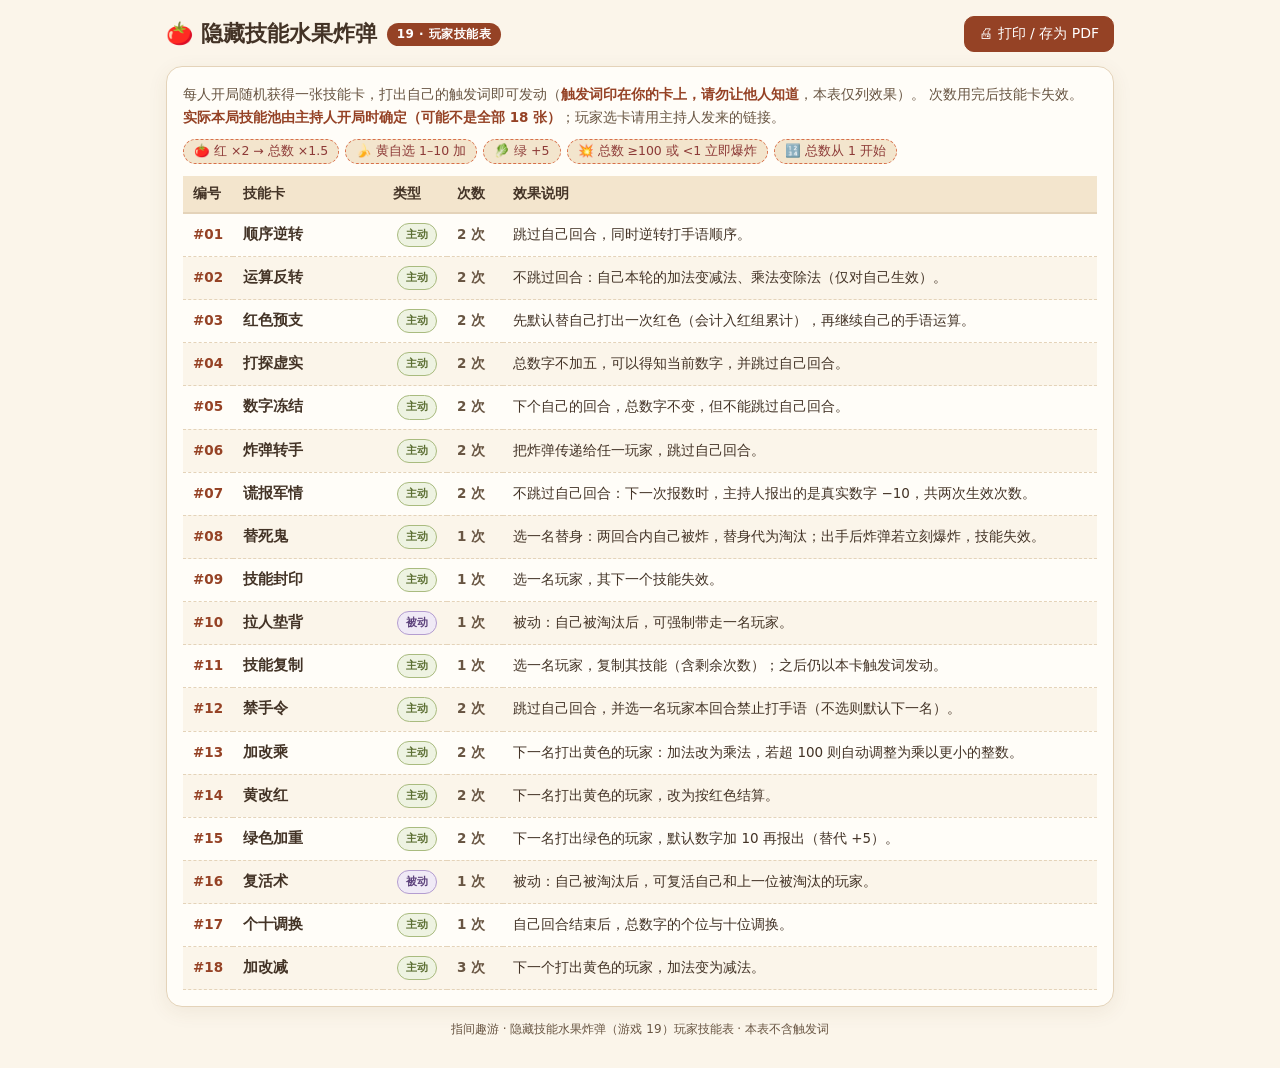
<file: 网站/水果炸弹技能表玩家版.html>
<!DOCTYPE html>
<html lang="zh-CN">
<head>
<meta charset="UTF-8">
<meta name="viewport" content="width=device-width, initial-scale=1">
<title>水果炸弹 · 玩家技能表（不含触发词）</title>
<style>
:root{
  --bg:#fbf5ea; --card:#fffdf8; --ink:#433326; --muted:#685542; --line:#e4d3b9;
  --accent:#954225; --terra:#d8704a; --mustard:#e9b44c; --olive:#8aa35e;
  --soft:#f3e5cd; --radius:16px;
  --shadow:0 5px 20px rgba(99,71,34,.08);
}
*{box-sizing:border-box;margin:0;padding:0}
body{background:var(--bg);color:var(--ink);font-family:"PingFang SC","Microsoft YaHei","Noto Sans SC",system-ui,sans-serif;padding:16px;max-width:980px;margin:0 auto}
.topbar{display:flex;flex-wrap:wrap;gap:10px;align-items:center;margin-bottom:14px}
h1{font-size:22px;display:flex;align-items:center;gap:10px;flex-wrap:wrap}
h1 .tag{font-size:12px;font-weight:600;color:#fff;background:var(--accent);border-radius:99px;padding:3px 10px;letter-spacing:.5px}
.spacer{flex:1}
button{font-family:inherit;border:1px solid var(--line);background:#fff;color:var(--ink);border-radius:10px;padding:8px 14px;font-size:14px;cursor:pointer;transition:.15s}
button:hover{background:var(--soft)}
button.primary{background:var(--accent);color:#fff;border-color:var(--accent)}
button.primary:hover{background:#7e361e}
.card{background:var(--card);border:1px solid var(--line);border-radius:var(--radius);box-shadow:var(--shadow);padding:16px;margin-bottom:14px}
.note{font-size:13.5px;color:var(--muted);line-height:1.7;margin-bottom:10px}
.note b{color:var(--accent)}
.rules{display:flex;flex-wrap:wrap;gap:6px;margin-bottom:12px}
.rulechip{background:var(--soft);border:1px dashed var(--terra);color:#8d3a37;font-size:12.5px;padding:3px 10px;border-radius:99px}
table{width:100%;border-collapse:collapse;font-size:13.5px}
th{background:var(--soft);color:var(--ink);font-weight:700;text-align:left;padding:9px 10px;border-bottom:2px solid var(--line)}
td{padding:9px 10px;border-bottom:1px dashed var(--line);vertical-align:top;line-height:1.65}
tr:nth-child(even) td{background:rgba(243,229,205,.35)}
.no{font-weight:800;color:var(--accent);white-space:nowrap}
.cname{font-weight:800;font-size:14.5px;white-space:nowrap}
.badge{display:inline-block;font-size:11px;font-weight:700;border-radius:99px;padding:2px 8px;margin-left:4px;vertical-align:1px}
.b-act{background:#eef3e2;color:#5c6f33;border:1px solid #a9bb7f}
.b-pas{background:#f0eaf6;color:#5d427c;border:1px solid #b49dd0}
.u{white-space:nowrap;color:var(--muted);font-weight:600}
.txt{min-width:220px}
.foot{font-size:12px;color:var(--muted);text-align:center;margin:6px 0 14px}
@media print{
  body{background:#fff;padding:0;max-width:none}
  .card{box-shadow:none;border-color:#ccc}
  .noprint{display:none}
  th{background:#f3e5cd}
  tr:nth-child(even) td{background:#faf6ec}
}
</style>
</head>
<body>

<div class="topbar noprint">
  <h1>🍅 隐藏技能水果炸弹<span class="tag">19 · 玩家技能表</span></h1>
  <div class="spacer"></div>
  <button class="primary" onclick="window.print()">🖨 打印 / 存为 PDF</button>
</div>

<div class="card">
  <div class="note">
    每人开局随机获得一张技能卡，打出自己的触发词即可发动（<b>触发词印在你的卡上，请勿让他人知道</b>，本表仅列效果）。
    次数用完后技能卡失效。<b>实际本局技能池由主持人开局时确定（可能不是全部 18 张）</b>；玩家选卡请用主持人发来的链接。
  </div>
  <div class="rules">
    <span class="rulechip">🍅 红 ×2 → 总数 ×1.5</span>
    <span class="rulechip">🍌 黄自选 1–10 加</span>
    <span class="rulechip">🥬 绿 +5</span>
    <span class="rulechip">💥 总数 ≥100 或 &lt;1 立即爆炸</span>
    <span class="rulechip">🔢 总数从 1 开始</span>
  </div>
  <table>
    <thead>
      <tr><th style="width:46px">编号</th><th style="width:150px">技能卡</th><th style="width:64px">类型</th><th style="width:56px">次数</th><th class="txt">效果说明</th></tr>
    </thead>
    <tbody>
      <tr><td class="no">#01</td><td class="cname">顺序逆转</td><td><span class="badge b-act">主动</span></td><td class="u">2 次</td><td>跳过自己回合，同时逆转打手语顺序。</td></tr>
      <tr><td class="no">#02</td><td class="cname">运算反转</td><td><span class="badge b-act">主动</span></td><td class="u">2 次</td><td>不跳过回合：自己本轮的加法变减法、乘法变除法（仅对自己生效）。</td></tr>
      <tr><td class="no">#03</td><td class="cname">红色预支</td><td><span class="badge b-act">主动</span></td><td class="u">2 次</td><td>先默认替自己打出一次红色（会计入红组累计），再继续自己的手语运算。</td></tr>
      <tr><td class="no">#04</td><td class="cname">打探虚实</td><td><span class="badge b-act">主动</span></td><td class="u">2 次</td><td>总数字不加五，可以得知当前数字，并跳过自己回合。</td></tr>
      <tr><td class="no">#05</td><td class="cname">数字冻结</td><td><span class="badge b-act">主动</span></td><td class="u">2 次</td><td>下个自己的回合，总数字不变，但不能跳过自己回合。</td></tr>
      <tr><td class="no">#06</td><td class="cname">炸弹转手</td><td><span class="badge b-act">主动</span></td><td class="u">2 次</td><td>把炸弹传递给任一玩家，跳过自己回合。</td></tr>
      <tr><td class="no">#07</td><td class="cname">谎报军情</td><td><span class="badge b-act">主动</span></td><td class="u">2 次</td><td>不跳过自己回合：下一次报数时，主持人报出的是真实数字 −10，共两次生效次数。</td></tr>
      <tr><td class="no">#08</td><td class="cname">替死鬼</td><td><span class="badge b-act">主动</span></td><td class="u">1 次</td><td>选一名替身：两回合内自己被炸，替身代为淘汰；出手后炸弹若立刻爆炸，技能失效。</td></tr>
      <tr><td class="no">#09</td><td class="cname">技能封印</td><td><span class="badge b-act">主动</span></td><td class="u">1 次</td><td>选一名玩家，其下一个技能失效。</td></tr>
      <tr><td class="no">#10</td><td class="cname">拉人垫背</td><td><span class="badge b-pas">被动</span></td><td class="u">1 次</td><td>被动：自己被淘汰后，可强制带走一名玩家。</td></tr>
      <tr><td class="no">#11</td><td class="cname">技能复制</td><td><span class="badge b-act">主动</span></td><td class="u">1 次</td><td>选一名玩家，复制其技能（含剩余次数）；之后仍以本卡触发词发动。</td></tr>
      <tr><td class="no">#12</td><td class="cname">禁手令</td><td><span class="badge b-act">主动</span></td><td class="u">2 次</td><td>跳过自己回合，并选一名玩家本回合禁止打手语（不选则默认下一名）。</td></tr>
      <tr><td class="no">#13</td><td class="cname">加改乘</td><td><span class="badge b-act">主动</span></td><td class="u">2 次</td><td>下一名打出黄色的玩家：加法改为乘法，若超 100 则自动调整为乘以更小的整数。</td></tr>
      <tr><td class="no">#14</td><td class="cname">黄改红</td><td><span class="badge b-act">主动</span></td><td class="u">2 次</td><td>下一名打出黄色的玩家，改为按红色结算。</td></tr>
      <tr><td class="no">#15</td><td class="cname">绿色加重</td><td><span class="badge b-act">主动</span></td><td class="u">2 次</td><td>下一名打出绿色的玩家，默认数字加 10 再报出（替代 +5）。</td></tr>
      <tr><td class="no">#16</td><td class="cname">复活术</td><td><span class="badge b-pas">被动</span></td><td class="u">1 次</td><td>被动：自己被淘汰后，可复活自己和上一位被淘汰的玩家。</td></tr>
      <tr><td class="no">#17</td><td class="cname">个十调换</td><td><span class="badge b-act">主动</span></td><td class="u">1 次</td><td>自己回合结束后，总数字的个位与十位调换。</td></tr>
      <tr><td class="no">#18</td><td class="cname">加改减</td><td><span class="badge b-act">主动</span></td><td class="u">3 次</td><td>下一个打出黄色的玩家，加法变为减法。</td></tr>
    </tbody>
  </table>
</div>

<div class="foot">指间趣游 · 隐藏技能水果炸弹（游戏 19）玩家技能表 · 本表不含触发词</div>

</body>
</html>
</file>
<file: 网站/css/style.css>
@font-face {
  font-family: "SignPlay Resource";
  src: url("../assets/type-v2/signplay-resource.woff2") format("woff2");
  font-weight: 200 900;
  font-style: normal;
  font-display: swap;
}
:root {
  color-scheme: light;
  --bg: #fbf5ea;
  --card: #fffdf8;
  --ink: #433326;
  --muted: #685542;
  --line: #e4d3b9;
  --accent: #954225;
  --terra: #d8704a;
  --mustard: #e9b44c;
  --olive: #8aa35e;
  --soft: #f3e5cd;
  --sage: #dde6c4;
  --radius: 16px;
  --shadow: 0 5px 20px #6347220a;
  --font-sans: "SignPlay Resource", "PingFang SC", "Microsoft YaHei", "Noto Sans SC", system-ui, sans-serif;
  --font-heading: var(--font-sans);
}
* { box-sizing: border-box; }
html { scroll-padding-top: 88px; }
body { margin: 0; color: var(--ink); background: var(--bg); font: 500 16px/1.65 var(--font-sans); }
a { color: var(--accent); text-decoration: none; }
a:hover { color: #77361e; }
button, input, select, textarea { font: inherit; color: var(--ink); }
button, a, input, select, textarea { -webkit-tap-highlight-color: transparent; }
button { cursor: pointer; }
:focus-visible { outline: 3px solid var(--accent); outline-offset: 4px; }
::selection { background: #f2cf83; color: #573818; }
img, svg { display: block; max-width: 100%; }
.container { max-width: 1264px; margin: 0 auto; padding: 24px 28px 40px; }
#app:focus { outline: none; }
.skip-link { position: fixed; z-index: 40; top: -100px; left: 20px; padding: 12px 18px; background: var(--ink); color: white; border-radius: 12px; }
.skip-link:focus { top: 12px; color: white; }
.site-header { position: sticky; top: 0; z-index: 20; background: #fbf5eaf5; backdrop-filter: blur(14px); box-shadow: 0 2px 16px #63472208; }
.header-inner { max-width: 1360px; min-height: 72px; padding: 8px 24px; margin: auto; display: flex; align-items: center; gap: 20px; }
.brand { display: flex; align-items: center; gap: 8px; color: var(--ink); flex-shrink: 0; }
.brand-icon { width: 40px; height: 40px; }
.brand-text { font: 700 26px/1.3 var(--font-heading); letter-spacing: .04em; white-space: nowrap; }
.header-search { display: flex; align-items: center; margin: 0 auto 0 0; width: 230px; background: var(--card); border: 1.5px solid var(--line); border-radius: 13px; padding: 2px; }
.header-search input { width: 100%; min-width: 0; outline-offset: 0; }
.header-search button { display: grid; place-items: center; width: 44px; height: 44px; flex: 0 0 44px; border: 0; border-radius: 13px; background: var(--mustard); }
.header-search button:hover { background: #e2aa3e; }
.header-search svg { width: 21px; height: 21px; fill: none; stroke: currentColor; stroke-width: 1.8; stroke-linecap: round; }
.top-nav { display: flex; gap: 6px; flex-shrink: 0; }
.top-nav a { display: flex; align-items: center; justify-content: center; min-height: 44px; padding: 6px 10px; border: 1.5px solid transparent; border-radius: 12px; font-size: 16px; white-space: nowrap; color: var(--muted); transition: color .18s, background .18s, border-color .18s; }
.top-nav a[aria-current="page"] { background: #f5d080; border-color: #dfb15b; color: var(--ink); font-weight: 600; }
.hero { display: grid; grid-template-columns: 1fr 84px; align-items: center; gap: 20px; padding: 14px 20px; margin-bottom: 22px; border: 1.5px solid #e7d9ba; border-radius: 20px; background: #f8edcf; }
.home-title { margin: 0; font: 700 clamp(26px, 2.6vw, 34px)/1.35 var(--font-heading); letter-spacing: .035em; }
.hero-art { display: grid; place-items: center; position: relative; isolation: isolate; }
.hero-art::before { content: ""; position: absolute; width: 84px; height: 84px; background: #dfe6c7; border-radius: 45% 55% 51% 49%; transform: rotate(12deg); z-index: -1; }
.hero-art img { width: 80px; height: 80px; transform: rotate(-5deg); }
.home-layout { display: grid; grid-template-columns: minmax(0, 1fr); gap: 24px; }
.section-heading { display: flex; justify-content: space-between; align-items: baseline; gap: 12px; margin: 0 0 12px; }
.section-heading h2, .contribute-panel h2 { margin: 0; font: 700 22px/1.5 var(--font-heading); letter-spacing: .025em; }
.scene-grid { display: grid; grid-template-columns: repeat(4, minmax(0, 1fr)); gap: 12px; }
.card { display: block; color: var(--ink); border: 1.5px solid var(--line); border-radius: var(--radius); background: var(--card); box-shadow: var(--shadow); transition: border-color .2s, box-shadow .2s, transform .2s; }
.scene { padding: 14px; position: relative; }
.scene-top { display: flex; align-items: center; justify-content: space-between; margin-bottom: 8px; }
.category-icon { display: grid; place-items: center; width: 36px; height: 36px; border-radius: 12px; background: var(--tone, #f3e0c7); color: var(--tone-ink, #271b13); transition: transform .2s; }
.category-icon svg { width: 22px; height: 22px; fill: none; stroke: currentColor; stroke-width: 1.8; stroke-linecap: round; stroke-linejoin: round; }
.scene-count { color: var(--muted); font-size: 14px; background: #f6f0e3; border-radius: 999px; padding: 1px 7px; white-space: nowrap; }
.scene h3 { display: flex; align-items: center; justify-content: space-between; gap: 6px; font: 700 18px/1.5 var(--font-heading); margin: 0; }
.card-arrow { font: 400 18px/1 var(--font-sans); color: var(--accent); transition: transform .2s; }
.scene p { margin: 0; }
.scene .example { color: var(--muted); font-size: 15px; line-height: 1.6; margin-top: 4px; }
.tone-1 { --tone: #e28a64; }
.tone-2 { --tone: #edbf5f; }
.tone-3 { --tone: #a0b576; }
.tone-4 { --tone: #83b4ab; }
.tone-5 { --tone: #b67c52; --tone-ink: #ffffff; }
.tone-6 { --tone: #deb08b; }
.tone-7 { --tone: #93ac77; }
.tone-8 { --tone: #b6a78f; }
.all-games { background: #faedc5; border-color: #e4c887; }
.all-games .category-icon { background: #e9b44c; font: 28px/1 var(--font-sans); }
.home-followup { display: grid; gap: 20px; }
.level-list { display: grid; grid-template-columns: repeat(4, minmax(0, 1fr)); gap: 10px; }
.level-card { display: block; padding: 12px 14px; border-radius: 14px; background: #e3eacb; border: 1.5px solid #cdd6ac; color: var(--ink); transition: border-color .2s, transform .2s; }
.level-2 { background: #f5e2b5; border-color: #e6cf9e; }
.level-3 { background: #f4dacc; border-color: #e7c6b4; }
.level-0 { background: #ebe5da; border-color: #dbd2c3; }
.level-head { display: flex; align-items: center; gap: 7px; }
.level-head h3 { margin: 0; font: 700 18px/1.4 var(--font-heading); }
.level-stars { font-size: 15px; color: var(--accent); letter-spacing: 1px; }
.level-count { margin-left: auto; font-size: 14px; color: var(--muted); white-space: nowrap; }
.level-card p { font-size: 14px; line-height: 1.6; margin: 6px 0 0; color: var(--muted); }
.level-note { margin: 8px 2px 0; font-size: 14px; color: var(--muted); }
.contribute-panel { border: 1.5px solid var(--line); border-radius: var(--radius); padding: 14px 16px; background: #fff3d8; }
.contribute-panel h2 { font-size: 20px; }
.contribute-panel p { font-size: 15px; margin: 6px 0 8px; color: var(--muted); }
.contribute-panel a { font-size: 15px; font-weight: 600; }
.contribute-panel a span { margin-left: 7px; }
.edition-note { font-size: 14px; color: var(--muted); padding: 0 3px; }
.edition-note summary { cursor: pointer; width: fit-content; min-height: 44px; }
.edition-note p { margin: 4px 0 0; }
.crumb { font-size: 14px; margin: 0 0 14px; color: var(--muted); overflow-wrap: anywhere; }
.crumb a { color: var(--muted); }
.crumb a:hover { color: var(--ink); text-decoration: underline; }
.page-head { margin: 0 0 20px; }
.page-title { margin: 0 0 10px; font: 700 clamp(24px, 2.6vw, 32px)/1.45 var(--font-heading); letter-spacing: .025em; }
.page-head p { color: var(--muted); margin: 0; max-width: 780px; font-size: 16px; }
.game-list { display: grid; grid-template-columns: repeat(2, minmax(0, 1fr)); gap: 10px; }
.game-list > .empty { grid-column: 1 / -1; }
.game-item { display: flex; gap: 12px; align-items: flex-start; padding: 14px 16px; background: var(--card); border: 1.5px solid var(--line); border-radius: var(--radius); box-shadow: var(--shadow); transition: background .18s, border-color .18s; }
.game-item:hover { border-color: #c69b68; background: #fffaf0; }
.game-no { flex: 0 0 40px; width: 40px; height: 40px; display: grid; place-items: center; background: var(--tone, #f3e0c7); color: var(--tone-ink, #271b13); border-radius: 12px; font: 600 20px/1 var(--font-sans); font-variant-numeric: tabular-nums; }
.game-body { min-width: 0; }
.game-item h3 { margin: 0 0 4px; font: 700 20px/1.5 var(--font-heading); color: var(--ink); }
.game-item p { margin: 0; color: var(--muted); font-size: 16px; line-height: 1.65; }
.status { display: inline-block; padding: 1px 7px; font: 500 14px/1.6 var(--font-sans); vertical-align: middle; border-radius: 9px; margin: 0 0 0 7px; white-space: nowrap; }
.status.complete { background: #dde6c4; color: #3c5127; }
.status.replay { background: #f3e0c7; color: #73421f; }
.status.todo { background: #e6e0d6; color: #65533d; }
.chips { display: flex; flex-wrap: wrap; gap: 4px 12px; margin-top: 7px; }
.chip { font-size: 14px; color: var(--muted); }
.chip-level { color: #4c612e; }
.chip-todo { color: var(--muted); }
.vocab-tags { display: flex; flex-wrap: wrap; align-items: center; gap: 5px 7px; margin-top: 8px; font-size: 14px; line-height: 1.6; }
.vocab-label { color: #536438; font-weight: 600; }
.vocab-tag { display: inline-block; padding: 1px 7px; border: 1px solid #cbd5ad; border-radius: 999px; background: #f0f4df; color: #465b2d; white-space: nowrap; }
.vocab-note { color: var(--muted); font-size: 13px; }
.detail .vocab-tags { margin: -6px 0 14px; }
.vocab-search-hint { margin: 0; color: var(--muted); font-size: 14px; }
.vocab-search-hint:empty { display: none; }
.vocab-quick { display: inline-flex; align-items: center; min-height: 44px; color: var(--accent); font-weight: 600; text-decoration: underline; text-underline-offset: 3px; }
.detail { max-width: 940px; margin: 0 auto; background: var(--card); border: 1.5px solid var(--line); border-radius: 20px; padding: 24px 28px; box-shadow: var(--shadow); }
.detail > .status { margin-left: 0; margin-bottom: 10px; }
.detail .summary { color: var(--muted); margin: 0 0 16px; font-size: 16px; }
.info-grid { display: grid; grid-template-columns: repeat(3, minmax(0, 1fr)); gap: 8px; margin: 0 0 10px; }
.info-cell { background: var(--soft); border-radius: 12px; padding: 10px 12px; min-width: 0; }
.info-cell span { display: block; font-size: 14px; color: var(--muted); }
.info-cell strong { display: block; font-size: 16px; margin-top: 3px; font-weight: 600; overflow-wrap: anywhere; }
.note { font-size: 14px; color: var(--muted); margin: 8px 0; }
.detail .major-title { margin: 24px 0 12px; font: 700 24px/1.5 var(--font-heading); }
.sec-title { margin: 24px 0 12px; font: 700 22px/1.5 var(--font-heading); }
.sub-title { margin: 18px 0 8px; font: 700 20px/1.5 var(--font-heading); color: #4f622e; }
.detail p { margin-top: 8px; }
.guide-list { margin: 7px 0 0; padding-left: 24px; }
.guide-list li { padding-left: 4px; margin-bottom: 6px; }
.guide-list li::marker { color: var(--accent); font-weight: 600; }
.detail ol.guide-list { line-height: 1.8; }
.search-panel, .feedback, .feedback-result { background: var(--card); border: 1.5px solid var(--line); border-radius: var(--radius); padding: 16px; }
.search-panel { display: grid; gap: 12px; margin-bottom: 14px; }
input[type="search"], input[type="text"], select, textarea { background: #fffcf5; border: 1.5px solid #d3bd9c; border-radius: 11px; padding: 8px 10px; min-height: 44px; width: 100%; font-size: 16px; }
.header-search input { border: 0; background: transparent; padding: 7px 8px 7px 12px; font-size: 16px; min-height: 44px; }
input::placeholder, textarea::placeholder { color: #78614c; opacity: 1; }
.filters { display: grid; grid-template-columns: repeat(4, minmax(0, 1fr)) auto; align-items: end; gap: 12px; }
.filters label, .feedback label { display: grid; min-width: 0; gap: 5px; font-size: 15px; font-weight: 600; }
select { appearance: none; padding-right: 36px; background-image: url("data:image/svg+xml,%3Csvg xmlns='http://www.w3.org/2000/svg' width='12' height='8'%3E%3Cpath d='m1 1 5 5 5-5' fill='none' stroke='%234a3426' stroke-width='1.6' stroke-linecap='round'/%3E%3C/svg%3E"); background-repeat: no-repeat; background-position: right 13px center; }
.btn { display: inline-flex; align-items: center; justify-content: center; min-height: 44px; padding: 7px 14px; background: #b9cb91; border: 1.5px solid #97ad6c; color: #344423; border-radius: 12px; font-size: 16px; font-weight: 600; transition: background .18s, transform .18s; }
.btn:hover { background: #aabd7c; color: #2e3e1e; }
.btn:disabled { opacity: .7; cursor: wait; }
.btn.ghost { color: var(--accent); border-color: #d6c2a3; background: #fffaf0; }
.btn.ghost:hover { background: var(--soft); }
.feedback { display: grid; gap: 16px; max-width: 850px; }
.feedback textarea, .feedback-result textarea { resize: vertical; min-height: 120px; }
.form-actions { display: flex; flex-wrap: wrap; gap: 8px; align-items: center; }
.feedback-result { max-width: 850px; margin-top: 16px; }
.feedback-result h3 { margin-top: 0; }
.placeholder { padding: 14px; background: var(--soft); border-radius: 16px; font-size: 16px; color: var(--muted); }
.placeholder small { font-size: 14px; }
.files-section { margin-bottom: 24px; }
.file-list { list-style: none; padding: 0; margin: 0; display: grid; gap: 10px; }
.files-section .file-list { grid-template-columns: repeat(2, minmax(0, 1fr)); }
.file-list li { display: grid; grid-template-columns: 40px minmax(0, 1fr) auto; align-items: center; gap: 12px; padding: 12px 14px; background: var(--card); border: 1.5px solid var(--line); border-radius: 14px; box-shadow: var(--shadow); }
.file-type { display: grid; place-items: center; width: 40px; height: 46px; border: 1.5px solid #cadcd7; border-radius: 10px; background: #e5eee7; color: #35584d; font-size: 14px; font-weight: 600; }
.file-type-pdf { color: #914425; background: #f8e6db; border-color: #eccab6; }
.file-type-pptx { color: #7a501c; background: #f8eac6; border-color: #e7d39d; }
.file-copy { min-width: 0; }
.file-name { display: block; width: fit-content; max-width: 100%; overflow-wrap: anywhere; color: var(--ink); font-size: 18px; font-weight: 600; line-height: 1.5; }
.file-name:hover { color: var(--accent); text-decoration: underline; text-underline-offset: 5px; }
.file-ids { display: block; margin-top: 3px; font-size: 14px; color: var(--muted); }
.file-list .dl { display: inline-flex; align-items: center; justify-content: center; gap: 5px; font-size: 16px; font-weight: 600; white-space: nowrap; padding: 6px 12px; border: 1.5px solid #d8c3a0; border-radius: 10px; background: #f6ead3; min-height: 44px; transition: background .18s, transform .18s; }
.dl svg { width: 18px; height: 18px; fill: none; stroke: currentColor; stroke-width: 1.8; stroke-linecap: round; stroke-linejoin: round; }
.file-list .dl:hover { background: #efdbb6; }
.empty { color: var(--muted); font-size: 15px; padding: 8px 0; }
.back-row { margin: 20px 0 10px; }
.pager { display: flex; justify-content: space-between; gap: 12px; margin-top: 18px; padding-top: 8px; font-size: 15px; }
.pager a { max-width: 48%; }
.pager a:hover { text-decoration: underline; }
.related-list { padding-left: 24px; }
.related-list li { margin-bottom: 8px; }
.to-top { position: fixed; right: 22px; bottom: 22px; width: 48px; height: 48px; border-radius: 17px; border: 1.5px solid #c97851; background: #f3ceab; color: #6e3b22; font-size: 20px; box-shadow: 0 4px 16px #4a342612; opacity: 0; visibility: hidden; transition: opacity .2s, visibility .2s; z-index: 15; }
.to-top.show { opacity: 1; visibility: visible; }
.site-footer { max-width: 1200px; margin: 0 auto; padding: 0 20px 28px; text-align: center; color: var(--muted); font-size: 14px; }
.bank-hint { font-size: 16px; color: var(--muted); margin: 4px 0 12px; }
.bank-list { list-style: none; padding: 0; margin: 0 0 12px; display: grid; gap: 8px; }
.bank-item { display: flex; justify-content: space-between; align-items: center; gap: 10px; background: #fffcf5; border: 1.5px solid var(--line); border-radius: 12px; padding: 10px 12px; }
.bank-text { font-size: 16px; overflow-wrap: anywhere; min-width: 0; }
.like-btn { font: inherit; font-size: 14px; white-space: nowrap; min-height: 44px; padding: 7px 14px; border: 1.5px solid #d9b194; border-radius: 999px; background: #fff3df; color: #8b4428; cursor: pointer; }
.like-btn:disabled { border-color: #d9cfbf; color: #6f6251; background: #f5efe3; cursor: default; }
.bank-form { display: flex; gap: 10px; flex-wrap: wrap; }
.bank-form input { flex: 1; min-width: min(180px, 100%); }
@media (hover: hover) and (pointer: fine) {
  .top-nav a:not([aria-current="page"]):hover { background: var(--soft); color: var(--ink); }
  .card:hover { color: var(--ink); border-color: #c79e6e; box-shadow: 0 9px 22px #63472212; transform: translateY(-3px); }
  .card:hover .category-icon { transform: rotate(-5deg); }
  .card:hover .card-arrow { transform: translate(2px, -2px); }
  .level-card:hover { color: var(--ink); border-color: #bba17d; transform: translateY(-2px); }
}
.btn:active, .dl:active, .like-btn:not(:disabled):active { transform: translateY(1px); }
@supports (appearance: base-select) {
  select, select::picker(select) { appearance: base-select; }
  select { background-image: none; padding-right: 14px; min-width: 0; }
  select::picker-icon { color: var(--muted); }
  select::picker(select) { background: var(--card); color: var(--ink); border: 1.5px solid #d3bd9c; border-radius: 16px; padding: 6px; margin-top: 6px; box-shadow: 0 10px 30px #4333261a; max-height: min(380px, 60vh); max-width: calc(100vw - 32px); }
  select option { font: 500 16px/1.6 var(--font-sans); min-height: 44px; padding: 7px 10px; border-radius: 10px; white-space: normal; }
  select option:checked { background: var(--sage); }
  select option:hover, select option:focus-visible { background: var(--soft); outline: none; }
  select optgroup { font-size: 15px; }
}
@media (max-width: 1100px) {
  .scene-grid { grid-template-columns: repeat(3, minmax(0, 1fr)); }
  .level-list { grid-template-columns: repeat(2, minmax(0, 1fr)); }
}
@media (max-width: 900px) {
  .header-inner { flex-wrap: wrap; gap: 6px 16px; padding: 8px 20px; }
  .header-search { margin-left: auto; margin-right: 0; width: 280px; }
  .top-nav { width: 100%; justify-content: space-between; }
  .top-nav a { flex: 1; text-align: center; }
  .container { padding: 20px 20px 32px; }
  .scene-grid { grid-template-columns: repeat(2, minmax(0, 1fr)); }
  .filters { grid-template-columns: repeat(2, minmax(0, 1fr)); }
  .detail { padding: 22px; }
  .files-section .file-list, .game-list { grid-template-columns: 1fr; }
  html { scroll-padding-top: 132px; }
}
@media (max-width: 600px) {
  .header-inner { padding: 6px 12px; gap: 4px 10px; }
  .brand { gap: 4px; }
  .brand-icon { width: 32px; height: 32px; }
  .brand-text { font-size: 22px; }
  .header-search { flex: 1; width: auto; min-width: 0; }
  .header-search input { padding-left: 6px; font-size: 16px; }
  .top-nav { gap: 3px; }
  .top-nav a { font-size: 15px; padding: 4px 2px; border-radius: 10px; }
  .container { padding: 16px 12px 30px; }
  .hero { grid-template-columns: 1fr; padding: 14px 16px; margin-bottom: 18px; border-radius: 16px; }
  .hero-art { display: none; }
  .home-title { font-size: 23px; }
  .section-heading { margin-bottom: 10px; }
  .section-heading h2 { font-size: 20px; }
  .home-layout { gap: 20px; }
  .scene-grid { grid-template-columns: 1fr; gap: 8px; }
  .scene { display: grid; grid-template-columns: 32px minmax(0, 1fr) auto; gap: 3px 10px; padding: 12px; }
  .scene-top { display: contents; }
  .category-icon { grid-column: 1; grid-row: 1 / 3; align-self: center; width: 32px; height: 34px; border-radius: 10px; }
  .scene h3 { grid-column: 2; grid-row: 1; font-size: 18px; }
  .scene .card-arrow { display: none; }
  .scene .example { grid-column: 2 / 4; grid-row: 2; font-size: 15px; margin: 0; }
  .scene-count { grid-column: 3; grid-row: 1; align-self: center; margin: 0; font-size: 14px; padding: 1px 6px; }
  .level-list { grid-template-columns: 1fr; gap: 8px; }
  .level-card { padding: 11px 12px; }
  .level-head h3 { font-size: 18px; }
  .level-card p { font-size: 15px; margin-top: 4px; }
  .game-item { padding: 12px; gap: 10px; }
  .game-no { flex-basis: 34px; width: 34px; height: 36px; border-radius: 10px; font-size: 20px; }
  .game-item h3 { font-size: 18px; }
  .status { margin: 3px 5px 3px 0; font-size: 14px; }
  .game-item .status { display: table; }
  .chips { gap: 4px 10px; }
  .detail { padding: 18px 16px; border-radius: 16px; }
  .detail .page-title { font-size: 24px; }
  .info-grid { gap: 6px; grid-template-columns: 1fr; }
  .info-cell { padding: 8px 10px; display: flex; align-items: baseline; justify-content: space-between; gap: 12px; }
  .info-cell strong { font-size: 16px; margin-top: 0; text-align: right; max-width: 80%; }
  .info-cell span { font-size: 14px; flex-shrink: 0; }
  .detail .major-title { font-size: 22px; }
  .sec-title, .sub-title { font-size: 20px; }
  .search-panel, .feedback, .feedback-result { padding: 12px; }
  .filters { grid-template-columns: repeat(2, minmax(0, 1fr)); gap: 10px; }
  .file-list { gap: 8px; }
  .file-list li { grid-template-columns: 32px minmax(0, 1fr) auto; gap: 8px; padding: 10px; }
  .file-type { width: 32px; height: 40px; font-size: 14px; border-radius: 9px; }
  .file-name { font-size: 16px; }
  .file-ids { font-size: 14px; }
  .file-list .dl { font-size: 14px; padding: 6px 8px; gap: 3px; }
  .dl svg { width: 16px; height: 16px; }
  .pager { flex-direction: column; gap: 10px; }
  .pager a { max-width: 100%; }
  .to-top { bottom: 12px; right: 10px; width: 44px; height: 44px; }
  .site-footer { padding-bottom: 64px; }
  .site-footer .footer-line { display: block; }
  .bank-item { padding: 10px; gap: 8px; flex-wrap: wrap; }
  .like-btn { margin-left: auto; }
  .bank-form .btn { flex-grow: 1; }
  html { scroll-padding-top: 124px; }
}
@media (max-width: 360px) {
  .header-inner { padding-inline: 8px; }
  .brand-text { font-size: 20px; }
  .brand-icon { width: 28px; height: 28px; }
  .top-nav { display: grid; grid-template-columns: repeat(4, minmax(0, 1fr)); gap: 1px; }
  .top-nav a { font-size: 14px; padding-inline: 1px; }
  .scene { column-gap: 8px; padding: 10px; }
  .detail { padding: 16px 12px; }
  .game-item { gap: 8px; padding: 10px; }
  .file-list li { padding: 9px; gap: 6px; }
}
@media (prefers-reduced-motion: reduce) {
  *, *::before, *::after { transition: none !important; animation: none !important; scroll-behavior: auto !important; }
  .card:hover, .card:hover .category-icon, .level-card:hover { transform: none; }
}
@media print {
  .site-header, .skip-link, .back-row, .pager, .to-top, .site-footer, .btn, .filters, .feedback, .bank-form, .like-btn, .vocab-search-hint { display: none !important; }
  body { background: white; color: black; }
  .container { max-width: none; padding: 0; }
  .detail { max-width: none; border: 0; border-radius: 0; padding: 0; }
  .card, .game-item, .detail, .feedback-result { box-shadow: none; }
  a { color: black; }
  h2, h3 { break-after: avoid; }
  .info-grid, .file-list li { break-inside: avoid; }
}
</file>
